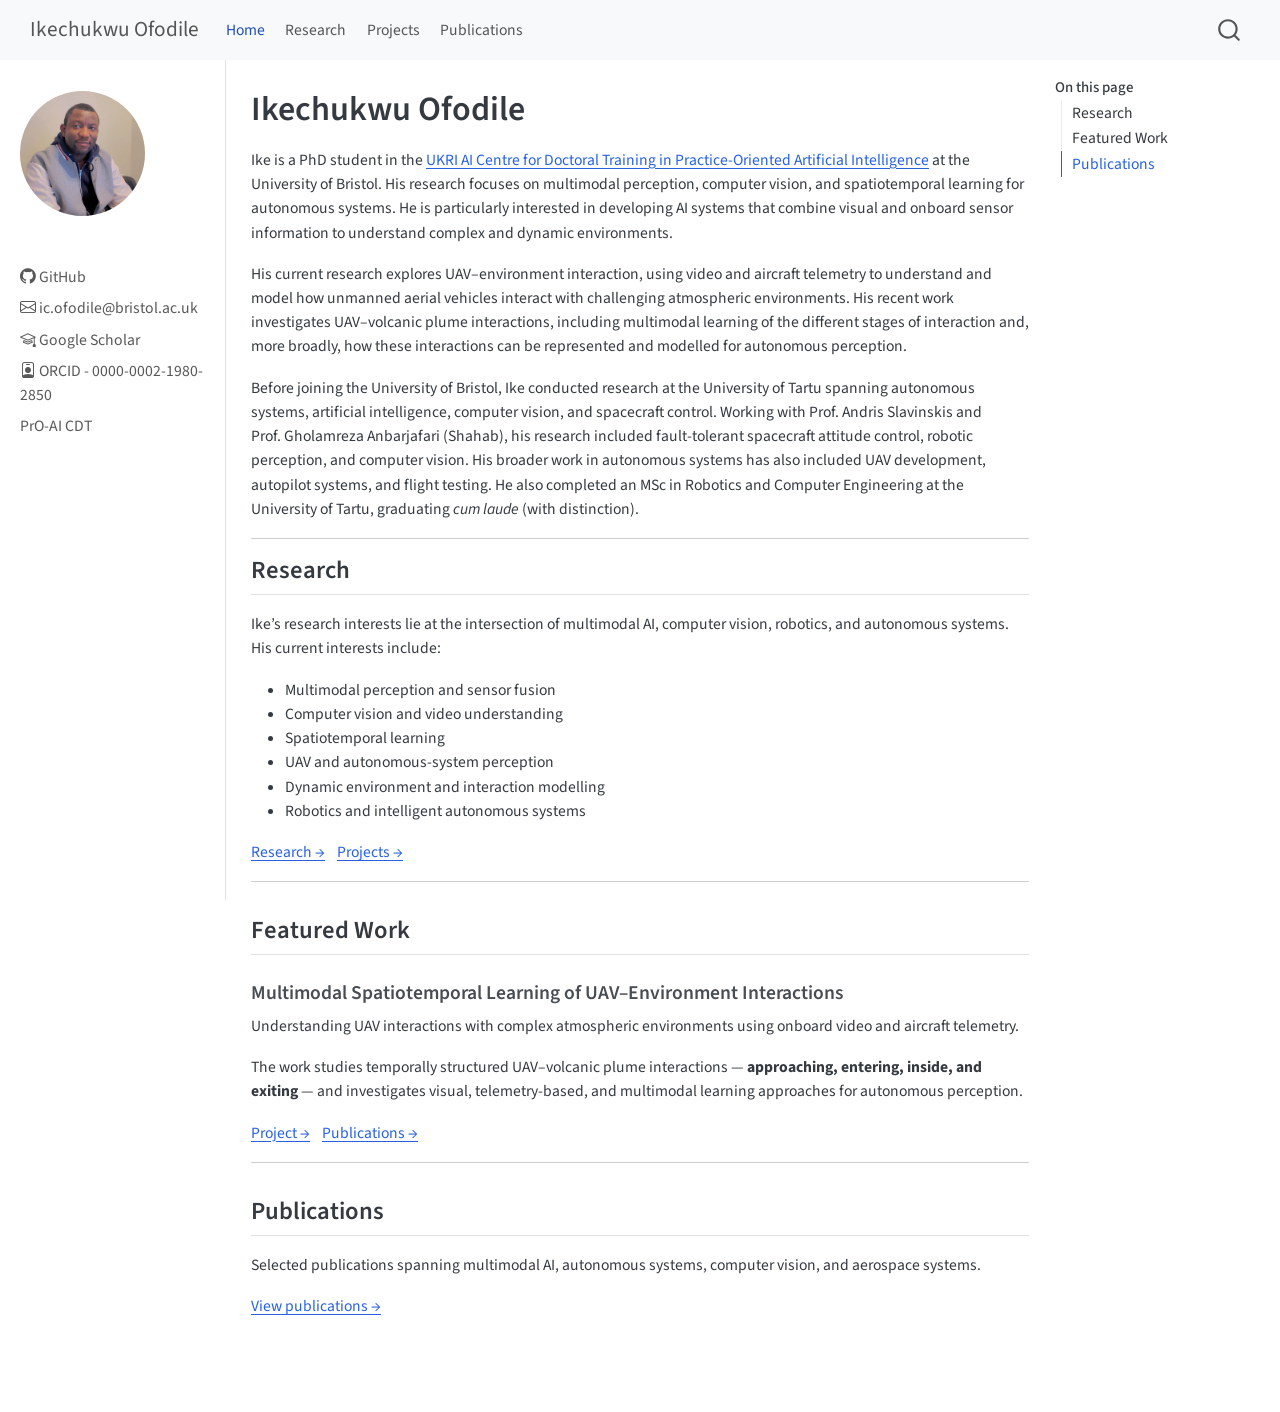
<file: index.html>
<!DOCTYPE html>
<html xmlns="http://www.w3.org/1999/xhtml" lang="en" xml:lang="en"><head>

<meta charset="utf-8">
<meta name="generator" content="quarto-1.10.18">

<meta name="viewport" content="width=device-width, initial-scale=1.0, user-scalable=yes">


<title>Ikechukwu Ofodile</title>
<style>
/* Default styles provided by pandoc.
** See https://pandoc.org/MANUAL.html#variables-for-html for config info.
*/
span.smallcaps{font-variant: small-caps;}
div.columns{display: flex; gap: 1.5em;}
div.column{flex: auto;}
@media screen {
div.columns{gap: min(4vw, 1.5em);}
div.column{overflow-x: auto;}
}
div.hanging-indent{margin-left: 1.5em; text-indent: -1.5em;}
ul.task-list{list-style: none;}
ul.task-list li input[type="checkbox"] {
  width: 0.8em;
  margin: 0 0.8em 0.2em -1em; /* quarto-specific, see https://github.com/quarto-dev/quarto-cli/issues/4556 */ 
  vertical-align: middle;
}
</style>


<script src="site_libs/quarto-nav/quarto-nav.js"></script>
<script src="site_libs/quarto-nav/headroom.min.js"></script>
<script src="site_libs/clipboard/clipboard.min.js"></script>
<script src="site_libs/quarto-search/autocomplete.umd.js"></script>
<script src="site_libs/quarto-search/fuse.min.js"></script>
<script src="site_libs/quarto-search/quarto-search.js"></script>
<meta name="quarto:offset" content="./">
<script src="site_libs/quarto-html/quarto.js" type="module"></script>
<script src="site_libs/quarto-html/tabsets/tabsets.js" type="module"></script>
<script src="site_libs/quarto-html/popper.min.js"></script>
<script src="site_libs/quarto-html/tippy.umd.min.js"></script>
<script src="site_libs/quarto-html/anchor.min.js"></script>
<link href="site_libs/quarto-html/tippy.css" rel="stylesheet">
<link href="site_libs/quarto-html/quarto-syntax-highlighting-64a204ab8560d761af7679ceaba22944.css" rel="stylesheet" id="quarto-text-highlighting-styles">
<script src="site_libs/bootstrap/bootstrap.min.js"></script>
<link href="site_libs/bootstrap/bootstrap-icons.css" rel="stylesheet">
<link href="site_libs/bootstrap/bootstrap-629c56ba100745318e9dcb35146191d0.min.css" rel="stylesheet" append-hash="true" id="quarto-bootstrap" data-mode="light">
<script id="quarto-search-options" type="application/json">{
  "location": "navbar",
  "copy-button": false,
  "collapse-after": 3,
  "panel-placement": "end",
  "type": "overlay",
  "limit": 50,
  "keyboard-shortcut": [
    "f",
    "/",
    "s"
  ],
  "show-item-context": false,
  "language": {
    "search-no-results-text": "No results",
    "search-matching-documents-text": "matching documents",
    "search-copy-link-title": "Copy link to search",
    "search-hide-matches-text": "Hide additional matches",
    "search-more-match-text": "more match in this document",
    "search-more-matches-text": "more matches in this document",
    "search-clear-button-title": "Clear",
    "search-text-placeholder": "",
    "search-detached-cancel-button-title": "Cancel",
    "search-submit-button-title": "Submit",
    "search-label": "Search"
  }
}</script>


<link rel="stylesheet" href="styles.css">
</head>

<body class="nav-sidebar docked nav-fixed home-page quarto-light">

<div id="quarto-search-results"></div>
  <header id="quarto-header" class="headroom fixed-top">
    <nav class="navbar navbar-expand-lg " data-bs-theme="dark">
      <div class="navbar-container container-fluid">
      <div class="navbar-brand-container mx-auto">
    <a class="navbar-brand" href="./index.html">
    <span class="navbar-title">Ikechukwu Ofodile</span>
    </a>
  </div>
            <div id="quarto-search" class="" title="Search"></div>
          <button class="navbar-toggler" type="button" data-bs-toggle="collapse" data-bs-target="#navbarCollapse" aria-controls="navbarCollapse" role="menu" aria-expanded="false" aria-label="Toggle navigation" onclick="if (window.quartoToggleHeadroom) { window.quartoToggleHeadroom(); }">
  <span class="navbar-toggler-icon"></span>
</button>
          <div class="collapse navbar-collapse" id="navbarCollapse">
            <ul class="navbar-nav navbar-nav-scroll me-auto">
  <li class="nav-item">
    <a class="nav-link active" href="./index.html" aria-current="page"> 
<span class="menu-text">Home</span></a>
  </li>  
  <li class="nav-item">
    <a class="nav-link" href="./research.html"> 
<span class="menu-text">Research</span></a>
  </li>  
  <li class="nav-item">
    <a class="nav-link" href="./projects.html"> 
<span class="menu-text">Projects</span></a>
  </li>  
  <li class="nav-item">
    <a class="nav-link" href="./publications.html"> 
<span class="menu-text">Publications</span></a>
  </li>  
</ul>
          </div> <!-- /navcollapse -->
            <div class="quarto-navbar-tools">
</div>
      </div> <!-- /container-fluid -->
    </nav>
  <nav class="quarto-secondary-nav">
    <div class="container-fluid d-flex">
      <button type="button" class="quarto-btn-toggle btn" data-bs-toggle="collapse" role="button" data-bs-target=".quarto-sidebar-collapse-item" aria-controls="quarto-sidebar" aria-expanded="false" aria-label="Toggle sidebar navigation" onclick="if (window.quartoToggleHeadroom) { window.quartoToggleHeadroom(); }">
        <i class="bi bi-layout-text-sidebar-reverse"></i>
      </button>
        <nav class="quarto-page-breadcrumbs" aria-label="breadcrumb"><ol class="breadcrumb"><li class="breadcrumb-item">Ikechukwu Ofodile</li></ol></nav>
        <a class="flex-grow-1" role="navigation" data-bs-toggle="collapse" data-bs-target=".quarto-sidebar-collapse-item" aria-controls="quarto-sidebar" aria-expanded="false" aria-label="Toggle sidebar navigation" onclick="if (window.quartoToggleHeadroom) { window.quartoToggleHeadroom(); }">      
        </a>
      <button type="button" class="btn quarto-search-button" aria-label="Search" onclick="window.quartoOpenSearch();">
        <i class="bi bi-search"></i>
      </button>
    </div>
  </nav>
</header>
<!-- content -->
<div id="quarto-content" class="quarto-container page-columns page-rows-contents page-layout-article page-navbar">
<!-- sidebar -->
  <nav id="quarto-sidebar" class="sidebar collapse collapse-horizontal quarto-sidebar-collapse-item sidebar-navigation docked overflow-auto">
    <div class="pt-lg-2 mt-2 text-left sidebar-header">
      <a href="./index.html" class="sidebar-logo-link">
      <img src="././images/profile_pic.JPG" alt="" class="sidebar-logo light-content py-0 d-lg-inline d-none">
      <img src="././images/profile_pic.JPG" alt="" class="sidebar-logo dark-content py-0 d-lg-inline d-none">
      </a>
      </div>
        <div class="mt-2 flex-shrink-0 align-items-center">
        <div class="sidebar-search">
        <div id="quarto-search" class="" title="Search"></div>
        </div>
        </div>
    <div class="sidebar-menu-container"> 
    <ul class="list-unstyled mt-1">
        <li class="sidebar-item">
  <div class="sidebar-item-container"> 
  <a href="https://github.com/ic-ofodile-bristol" class="sidebar-item-text sidebar-link"><i class="bi bi-github" role="img">
</i> 
 <span class="menu-text">GitHub</span></a>
  </div>
</li>
        <li class="sidebar-item">
  <div class="sidebar-item-container"> 
  <a href="mailto:ic.ofodile@bristol.ac.uk" class="sidebar-item-text sidebar-link"><i class="bi bi-envelope" role="img">
</i> 
 <span class="menu-text">ic.ofodile@bristol.ac.uk</span></a>
  </div>
</li>
        <li class="sidebar-item">
  <div class="sidebar-item-container"> 
  <a href="https://scholar.google.com/citations?user=NEaNvBgAAAAJ&amp;hl=en&amp;oi=ao" class="sidebar-item-text sidebar-link"><i class="bi bi-mortarboard" role="img">
</i> 
 <span class="menu-text">Google Scholar</span></a>
  </div>
</li>
        <li class="sidebar-item">
  <div class="sidebar-item-container"> 
  <a href="https://orcid.org/0000-0002-1980-2850" class="sidebar-item-text sidebar-link" target="_blank"><i class="bi bi-person-badge" role="img">
</i> 
 <span class="menu-text">ORCID - 0000-0002-1980-2850</span></a>
  </div>
</li>
        <li class="sidebar-item">
  <div class="sidebar-item-container"> 
  <a href="https://www.bristol.ac.uk/cdt/practice-oriented-ai/" class="sidebar-item-text sidebar-link">
 <span class="menu-text">PrO-AI CDT</span></a>
  </div>
</li>
    </ul>
    </div>
</nav>
<div id="quarto-sidebar-glass" class="quarto-sidebar-collapse-item" data-bs-toggle="collapse" data-bs-target=".quarto-sidebar-collapse-item"></div>
<!-- margin-sidebar -->
    <div id="quarto-margin-sidebar" class="sidebar margin-sidebar">
        <nav id="TOC" role="doc-toc" class="toc-active">
    <h2 id="toc-title">On this page</h2>
   
  <ul>
  <li><a href="#research" id="toc-research" class="nav-link active" data-scroll-target="#research">Research</a></li>
  <li><a href="#featured-work" id="toc-featured-work" class="nav-link" data-scroll-target="#featured-work">Featured Work</a>
  <ul class="collapse">
  <li><a href="#multimodal-spatiotemporal-learning-of-uavenvironment-interactions" id="toc-multimodal-spatiotemporal-learning-of-uavenvironment-interactions" class="nav-link" data-scroll-target="#multimodal-spatiotemporal-learning-of-uavenvironment-interactions">Multimodal Spatiotemporal Learning of UAV–Environment Interactions</a></li>
  </ul></li>
  <li><a href="#publications" id="toc-publications" class="nav-link" data-scroll-target="#publications">Publications</a></li>
  </ul>
</nav>
    </div>
<!-- main -->
<main class="content" id="quarto-document-content">

<header id="title-block-header" class="quarto-title-block default">
<div class="quarto-title">
<h1 class="title">Ikechukwu Ofodile</h1>
</div>



<div class="quarto-title-meta">

    
  
    
  </div>
  


</header>


<p>Ike is a PhD student in the <a href="https://www.bristol.ac.uk/cdt/practice-oriented-ai/">UKRI AI Centre for Doctoral Training in Practice-Oriented Artificial Intelligence</a> at the University of Bristol. His research focuses on multimodal perception, computer vision, and spatiotemporal learning for autonomous systems. He is particularly interested in developing AI systems that combine visual and onboard sensor information to understand complex and dynamic environments.</p>
<p>His current research explores UAV–environment interaction, using video and aircraft telemetry to understand and model how unmanned aerial vehicles interact with challenging atmospheric environments. His recent work investigates UAV–volcanic plume interactions, including multimodal learning of the different stages of interaction and, more broadly, how these interactions can be represented and modelled for autonomous perception.</p>
<p>Before joining the University of Bristol, Ike conducted research at the University of Tartu spanning autonomous systems, artificial intelligence, computer vision, and spacecraft control. Working with Prof.&nbsp;Andris Slavinskis and Prof.&nbsp;Gholamreza Anbarjafari (Shahab), his research included fault-tolerant spacecraft attitude control, robotic perception, and computer vision. His broader work in autonomous systems has also included UAV development, autopilot systems, and flight testing. He also completed an MSc in Robotics and Computer Engineering at the University of Tartu, graduating <em>cum laude</em> (with distinction).</p>
<hr>
<section id="research" class="level2">
<h2 class="anchored" data-anchor-id="research">Research</h2>
<p>Ike’s research interests lie at the intersection of multimodal AI, computer vision, robotics, and autonomous systems. His current interests include:</p>
<ul>
<li>Multimodal perception and sensor fusion</li>
<li>Computer vision and video understanding</li>
<li>Spatiotemporal learning</li>
<li>UAV and autonomous-system perception</li>
<li>Dynamic environment and interaction modelling</li>
<li>Robotics and intelligent autonomous systems</li>
</ul>
<p><a href="./research.html">Research →</a> &nbsp;&nbsp; <a href="./projects.html">Projects →</a></p>
<hr>
</section>
<section id="featured-work" class="level2">
<h2 class="anchored" data-anchor-id="featured-work">Featured Work</h2>
<section id="multimodal-spatiotemporal-learning-of-uavenvironment-interactions" class="level3">
<h3 class="anchored" data-anchor-id="multimodal-spatiotemporal-learning-of-uavenvironment-interactions">Multimodal Spatiotemporal Learning of UAV–Environment Interactions</h3>
<p>Understanding UAV interactions with complex atmospheric environments using onboard video and aircraft telemetry.</p>
<p>The work studies temporally structured UAV–volcanic plume interactions — <strong>approaching, entering, inside, and exiting</strong> — and investigates visual, telemetry-based, and multimodal learning approaches for autonomous perception.</p>
<p><a href="./projects/uav_environment_interaction.html">Project →</a> &nbsp;&nbsp; <a href="./publications.html">Publications →</a></p>
<hr>
</section>
</section>
<section id="publications" class="level2">
<h2 class="anchored" data-anchor-id="publications">Publications</h2>
<p>Selected publications spanning multimodal AI, autonomous systems, computer vision, and aerospace systems.</p>
<p><a href="./publications.html">View publications →</a></p>


</section>

</main> <!-- /main -->
<script id="quarto-html-after-body" type="application/javascript">
  window.document.addEventListener("DOMContentLoaded", function (event) {
    const icon = "";
    const anchorJS = new window.AnchorJS();
    anchorJS.options = {
      placement: 'right',
      icon: icon
    };
    anchorJS.add('.anchored');
    const isCodeAnnotation = (el) => {
      for (const clz of el.classList) {
        if (clz.startsWith('code-annotation-')) {                     
          return true;
        }
      }
      return false;
    }
    const onCopySuccess = function(e) {
      // button target
      const button = e.trigger;
      // don't keep focus
      button.blur();
      // flash "checked"
      button.classList.add('code-copy-button-checked');
      var currentTitle = button.getAttribute("title");
      button.setAttribute("title", "Copied!");
      let tooltip;
      if (window.bootstrap) {
        button.setAttribute("data-bs-toggle", "tooltip");
        button.setAttribute("data-bs-placement", "left");
        button.setAttribute("data-bs-title", "Copied!");
        tooltip = new bootstrap.Tooltip(button, 
          { trigger: "manual", 
            customClass: "code-copy-button-tooltip",
            offset: [0, -8]});
        tooltip.show();    
      }
      setTimeout(function() {
        if (tooltip) {
          tooltip.hide();
          button.removeAttribute("data-bs-title");
          button.removeAttribute("data-bs-toggle");
          button.removeAttribute("data-bs-placement");
        }
        button.setAttribute("title", currentTitle);
        button.classList.remove('code-copy-button-checked');
      }, 1000);
      // clear code selection
      e.clearSelection();
    }
    const getTextToCopy = function(trigger) {
      const outerScaffold = trigger.parentElement.cloneNode(true);
      const codeEl = outerScaffold.querySelector('code');
      for (const childEl of codeEl.children) {
        if (isCodeAnnotation(childEl)) {
          childEl.remove();
        }
      }
      return codeEl.innerText;
    }
    const clipboard = new window.ClipboardJS('.code-copy-button:not([data-in-quarto-modal])', {
      text: getTextToCopy
    });
    clipboard.on('success', onCopySuccess);
    if (window.document.getElementById('quarto-embedded-source-code-modal')) {
      const clipboardModal = new window.ClipboardJS('.code-copy-button[data-in-quarto-modal]', {
        text: getTextToCopy,
        container: window.document.getElementById('quarto-embedded-source-code-modal')
      });
      clipboardModal.on('success', onCopySuccess);
    }
      var localhostRegex = new RegExp(/^(?:http|https):\/\/localhost\:?[0-9]*\//);
      var mailtoRegex = new RegExp(/^mailto:/);
        var filterRegex = new RegExp("https:\/\/ic-ofodile-bristol\.github\.io\/personal_page\/");
      var isInternal = (href) => {
          return filterRegex.test(href) || localhostRegex.test(href) || mailtoRegex.test(href);
      }
      // Inspect non-navigation links and adorn them if external
     var links = window.document.querySelectorAll('a[href]:not(.nav-link):not(.navbar-brand):not(.toc-action):not(.sidebar-link):not(.sidebar-item-toggle):not(.pagination-link):not(.no-external):not([aria-hidden]):not(.dropdown-item):not(.quarto-navigation-tool):not(.about-link)');
      for (var i=0; i<links.length; i++) {
        const link = links[i];
        if (!isInternal(link.href)) {
          // undo the damage that might have been done by quarto-nav.js in the case of
          // links that we want to consider external
          if (link.dataset.originalHref !== undefined) {
            link.href = link.dataset.originalHref;
          }
        }
      }
    function tippyHover(el, contentFn, onTriggerFn, onUntriggerFn) {
      const config = {
        allowHTML: true,
        maxWidth: 500,
        delay: 100,
        arrow: false,
        appendTo: function(el) {
            return el.parentElement;
        },
        interactive: true,
        interactiveBorder: 10,
        theme: 'quarto',
        placement: 'bottom-start',
      };
      if (contentFn) {
        config.content = contentFn;
      }
      if (onTriggerFn) {
        config.onTrigger = onTriggerFn;
      }
      if (onUntriggerFn) {
        config.onUntrigger = onUntriggerFn;
      }
      window.tippy(el, config); 
    }
    const noterefs = window.document.querySelectorAll('a[role="doc-noteref"]');
    for (var i=0; i<noterefs.length; i++) {
      const ref = noterefs[i];
      tippyHover(ref, function() {
        // use id or data attribute instead here
        let href = ref.getAttribute('data-footnote-href') || ref.getAttribute('href');
        try { href = new URL(href).hash; } catch {}
        const id = href.replace(/^#\/?/, "");
        const note = window.document.getElementById(id);
        if (note) {
          return note.innerHTML;
        } else {
          return "";
        }
      });
    }
    const xrefs = window.document.querySelectorAll('a.quarto-xref');
    const processXRef = (id, note) => {
      // Strip column container classes
      const stripColumnClz = (el) => {
        el.classList.remove("page-full", "page-columns");
        if (el.children) {
          for (const child of el.children) {
            stripColumnClz(child);
          }
        }
      }
      stripColumnClz(note)
      if (id === null || id.startsWith('sec-')) {
        // Special case sections, only their first couple elements
        const container = document.createElement("div");
        if (note.children && note.children.length > 2) {
          container.appendChild(note.children[0].cloneNode(true));
          for (let i = 1; i < note.children.length; i++) {
            const child = note.children[i];
            if (child.tagName === "P" && child.innerText === "") {
              continue;
            } else {
              container.appendChild(child.cloneNode(true));
              break;
            }
          }
          if (window.Quarto?.typesetMath) {
            window.Quarto.typesetMath(container);
          }
          return container.innerHTML
        } else {
          if (window.Quarto?.typesetMath) {
            window.Quarto.typesetMath(note);
          }
          return note.innerHTML;
        }
      } else {
        // Remove any anchor links if they are present
        const anchorLink = note.querySelector('a.anchorjs-link');
        if (anchorLink) {
          anchorLink.remove();
        }
        if (window.Quarto?.typesetMath) {
          window.Quarto.typesetMath(note);
        }
        if (note.classList.contains("callout")) {
          return note.outerHTML;
        } else {
          return note.innerHTML;
        }
      }
    }
    for (var i=0; i<xrefs.length; i++) {
      const xref = xrefs[i];
      tippyHover(xref, undefined, function(instance) {
        instance.disable();
        let url = xref.getAttribute('href');
        let hash = undefined; 
        if (url.startsWith('#')) {
          hash = url;
        } else {
          try { hash = new URL(url).hash; } catch {}
        }
        if (hash) {
          const id = hash.replace(/^#\/?/, "");
          const note = window.document.getElementById(id);
          if (note !== null) {
            try {
              const html = processXRef(id, note.cloneNode(true));
              instance.setContent(html);
            } finally {
              instance.enable();
              instance.show();
            }
          } else {
            // See if we can fetch this
            fetch(url.split('#')[0])
            .then(res => res.text())
            .then(html => {
              const parser = new DOMParser();
              const htmlDoc = parser.parseFromString(html, "text/html");
              const note = htmlDoc.getElementById(id);
              if (note !== null) {
                const html = processXRef(id, note);
                instance.setContent(html);
              } 
            }).finally(() => {
              instance.enable();
              instance.show();
            });
          }
        } else {
          // See if we can fetch a full url (with no hash to target)
          // This is a special case and we should probably do some content thinning / targeting
          fetch(url)
          .then(res => res.text())
          .then(html => {
            const parser = new DOMParser();
            const htmlDoc = parser.parseFromString(html, "text/html");
            const note = htmlDoc.querySelector('main.content');
            if (note !== null) {
              // This should only happen for chapter cross references
              // (since there is no id in the URL)
              // remove the first header
              if (note.children.length > 0 && note.children[0].tagName === "HEADER") {
                note.children[0].remove();
              }
              const html = processXRef(null, note);
              instance.setContent(html);
            } 
          }).finally(() => {
            instance.enable();
            instance.show();
          });
        }
      }, function(instance) {
      });
    }
        let selectedAnnoteEl;
        const selectorForAnnotation = ( cell, annotation) => {
          let cellAttr = 'data-code-cell="' + cell + '"';
          let lineAttr = 'data-code-annotation="' +  annotation + '"';
          const selector = 'span[' + cellAttr + '][' + lineAttr + ']';
          return selector;
        }
        const selectCodeLines = (annoteEl) => {
          const doc = window.document;
          const targetCell = annoteEl.getAttribute("data-target-cell");
          const targetAnnotation = annoteEl.getAttribute("data-target-annotation");
          const annoteSpan = window.document.querySelector(selectorForAnnotation(targetCell, targetAnnotation));
          const lines = annoteSpan.getAttribute("data-code-lines").split(",");
          const lineIds = lines.map((line) => {
            return targetCell + "-" + line;
          })
          let top = null;
          let height = null;
          let parent = null;
          if (lineIds.length > 0) {
              //compute the position of the single el (top and bottom and make a div)
              const el = window.document.getElementById(lineIds[0]);
              top = el.offsetTop;
              height = el.offsetHeight;
              parent = el.parentElement.parentElement;
            if (lineIds.length > 1) {
              const lastEl = window.document.getElementById(lineIds[lineIds.length - 1]);
              const bottom = lastEl.offsetTop + lastEl.offsetHeight;
              height = bottom - top;
            }
            if (top !== null && height !== null && parent !== null) {
              // cook up a div (if necessary) and position it 
              let div = window.document.getElementById("code-annotation-line-highlight");
              if (div === null) {
                div = window.document.createElement("div");
                div.setAttribute("id", "code-annotation-line-highlight");
                div.style.position = 'absolute';
                parent.appendChild(div);
              }
              div.style.top = top - 2 + "px";
              div.style.height = height + 4 + "px";
              div.style.left = 0;
              let gutterDiv = window.document.getElementById("code-annotation-line-highlight-gutter");
              if (gutterDiv === null) {
                gutterDiv = window.document.createElement("div");
                gutterDiv.setAttribute("id", "code-annotation-line-highlight-gutter");
                gutterDiv.style.position = 'absolute';
                const codeCell = window.document.getElementById(targetCell);
                const gutter = codeCell.querySelector('.code-annotation-gutter');
                gutter.appendChild(gutterDiv);
              }
              gutterDiv.style.top = top - 2 + "px";
              gutterDiv.style.height = height + 4 + "px";
            }
            selectedAnnoteEl = annoteEl;
          }
        };
        const unselectCodeLines = () => {
          const elementsIds = ["code-annotation-line-highlight", "code-annotation-line-highlight-gutter"];
          elementsIds.forEach((elId) => {
            const div = window.document.getElementById(elId);
            if (div) {
              div.remove();
            }
          });
          selectedAnnoteEl = undefined;
        };
          // Handle positioning of the toggle
      window.addEventListener(
        "resize",
        throttle(() => {
          elRect = undefined;
          if (selectedAnnoteEl) {
            selectCodeLines(selectedAnnoteEl);
          }
        }, 10)
      );
      function throttle(fn, ms) {
      let throttle = false;
      let timer;
        return (...args) => {
          if(!throttle) { // first call gets through
              fn.apply(this, args);
              throttle = true;
          } else { // all the others get throttled
              if(timer) clearTimeout(timer); // cancel #2
              timer = setTimeout(() => {
                fn.apply(this, args);
                timer = throttle = false;
              }, ms);
          }
        };
      }
        // Attach click handler to the DT
        const annoteDls = window.document.querySelectorAll('dt[data-target-cell]');
        for (const annoteDlNode of annoteDls) {
          annoteDlNode.addEventListener('click', (event) => {
            const clickedEl = event.target;
            if (clickedEl !== selectedAnnoteEl) {
              unselectCodeLines();
              const activeEl = window.document.querySelector('dt[data-target-cell].code-annotation-active');
              if (activeEl) {
                activeEl.classList.remove('code-annotation-active');
              }
              selectCodeLines(clickedEl);
              clickedEl.classList.add('code-annotation-active');
            } else {
              // Unselect the line
              unselectCodeLines();
              clickedEl.classList.remove('code-annotation-active');
            }
          });
        }
    const findCites = (el) => {
      const parentEl = el.parentElement;
      if (parentEl) {
        const cites = parentEl.dataset.cites;
        if (cites) {
          return {
            el,
            cites: cites.split(' ')
          };
        } else {
          return findCites(el.parentElement)
        }
      } else {
        return undefined;
      }
    };
    var bibliorefs = window.document.querySelectorAll('a[role="doc-biblioref"]');
    for (var i=0; i<bibliorefs.length; i++) {
      const ref = bibliorefs[i];
      const citeInfo = findCites(ref);
      if (citeInfo) {
        tippyHover(citeInfo.el, function() {
          var popup = window.document.createElement('div');
          citeInfo.cites.forEach(function(cite) {
            var citeDiv = window.document.createElement('div');
            citeDiv.classList.add('hanging-indent');
            citeDiv.classList.add('csl-entry');
            var biblioDiv = window.document.getElementById('ref-' + cite);
            if (biblioDiv) {
              citeDiv.innerHTML = biblioDiv.innerHTML;
            }
            popup.appendChild(citeDiv);
          });
          return popup.innerHTML;
        });
      }
    }
  });
  </script>
</div> <!-- /content -->




</body></html>
</file>
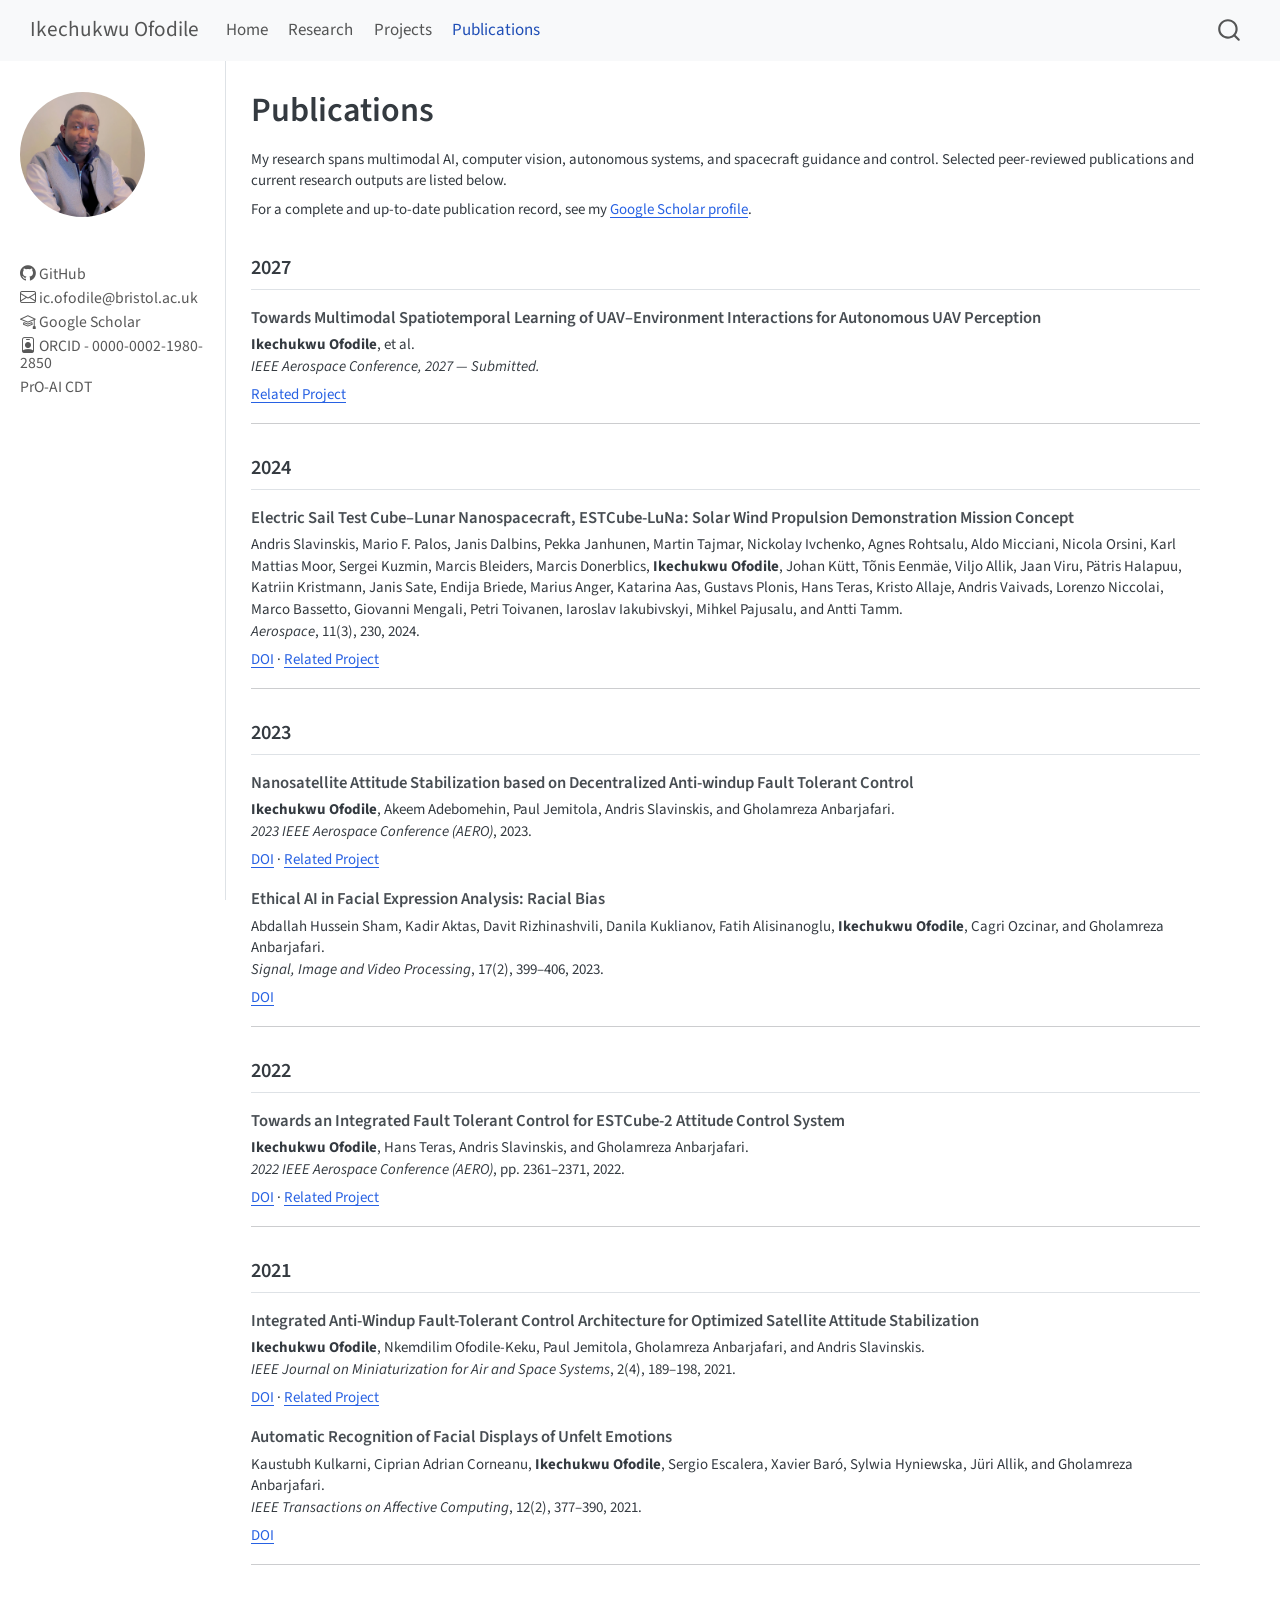
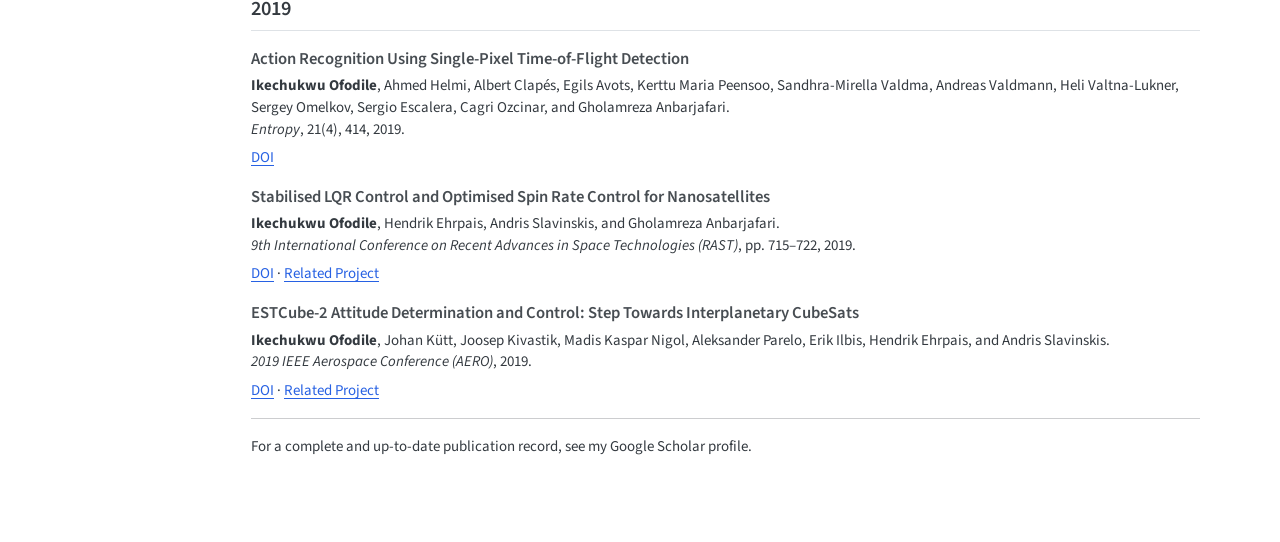
<file: publications.html>
<!DOCTYPE html>
<html xmlns="http://www.w3.org/1999/xhtml" lang="en" xml:lang="en"><head>

<meta charset="utf-8">
<meta name="generator" content="quarto-1.10.18">

<meta name="viewport" content="width=device-width, initial-scale=1.0, user-scalable=yes">


<title>Publications – Ikechukwu Ofodile</title>
<style>
/* Default styles provided by pandoc.
** See https://pandoc.org/MANUAL.html#variables-for-html for config info.
*/
span.smallcaps{font-variant: small-caps;}
div.columns{display: flex; gap: 1.5em;}
div.column{flex: auto;}
@media screen {
div.columns{gap: min(4vw, 1.5em);}
div.column{overflow-x: auto;}
}
div.hanging-indent{margin-left: 1.5em; text-indent: -1.5em;}
ul.task-list{list-style: none;}
ul.task-list li input[type="checkbox"] {
  width: 0.8em;
  margin: 0 0.8em 0.2em -1em; /* quarto-specific, see https://github.com/quarto-dev/quarto-cli/issues/4556 */ 
  vertical-align: middle;
}
</style>


<script src="site_libs/quarto-nav/quarto-nav.js"></script>
<script src="site_libs/quarto-nav/headroom.min.js"></script>
<script src="site_libs/clipboard/clipboard.min.js"></script>
<script src="site_libs/quarto-search/autocomplete.umd.js"></script>
<script src="site_libs/quarto-search/fuse.min.js"></script>
<script src="site_libs/quarto-search/quarto-search.js"></script>
<meta name="quarto:offset" content="./">
<script src="site_libs/quarto-html/quarto.js" type="module"></script>
<script src="site_libs/quarto-html/tabsets/tabsets.js" type="module"></script>
<script src="site_libs/quarto-html/popper.min.js"></script>
<script src="site_libs/quarto-html/tippy.umd.min.js"></script>
<script src="site_libs/quarto-html/anchor.min.js"></script>
<link href="site_libs/quarto-html/tippy.css" rel="stylesheet">
<link href="site_libs/quarto-html/quarto-syntax-highlighting-64a204ab8560d761af7679ceaba22944.css" rel="stylesheet" id="quarto-text-highlighting-styles">
<script src="site_libs/bootstrap/bootstrap.min.js"></script>
<link href="site_libs/bootstrap/bootstrap-icons.css" rel="stylesheet">
<link href="site_libs/bootstrap/bootstrap-629c56ba100745318e9dcb35146191d0.min.css" rel="stylesheet" append-hash="true" id="quarto-bootstrap" data-mode="light">
<script id="quarto-search-options" type="application/json">{
  "location": "navbar",
  "copy-button": false,
  "collapse-after": 3,
  "panel-placement": "end",
  "type": "overlay",
  "limit": 50,
  "keyboard-shortcut": [
    "f",
    "/",
    "s"
  ],
  "show-item-context": false,
  "language": {
    "search-no-results-text": "No results",
    "search-matching-documents-text": "matching documents",
    "search-copy-link-title": "Copy link to search",
    "search-hide-matches-text": "Hide additional matches",
    "search-more-match-text": "more match in this document",
    "search-more-matches-text": "more matches in this document",
    "search-clear-button-title": "Clear",
    "search-text-placeholder": "",
    "search-detached-cancel-button-title": "Cancel",
    "search-submit-button-title": "Submit",
    "search-label": "Search"
  }
}</script>


<link rel="stylesheet" href="styles.css">
</head>

<body class="nav-sidebar docked nav-fixed publications-page fullcontent quarto-light">

<div id="quarto-search-results"></div>
  <header id="quarto-header" class="headroom fixed-top">
    <nav class="navbar navbar-expand-lg " data-bs-theme="dark">
      <div class="navbar-container container-fluid">
      <div class="navbar-brand-container mx-auto">
    <a class="navbar-brand" href="./index.html">
    <span class="navbar-title">Ikechukwu Ofodile</span>
    </a>
  </div>
            <div id="quarto-search" class="" title="Search"></div>
          <button class="navbar-toggler" type="button" data-bs-toggle="collapse" data-bs-target="#navbarCollapse" aria-controls="navbarCollapse" role="menu" aria-expanded="false" aria-label="Toggle navigation" onclick="if (window.quartoToggleHeadroom) { window.quartoToggleHeadroom(); }">
  <span class="navbar-toggler-icon"></span>
</button>
          <div class="collapse navbar-collapse" id="navbarCollapse">
            <ul class="navbar-nav navbar-nav-scroll me-auto">
  <li class="nav-item">
    <a class="nav-link" href="./index.html"> 
<span class="menu-text">Home</span></a>
  </li>  
  <li class="nav-item">
    <a class="nav-link" href="./research.html"> 
<span class="menu-text">Research</span></a>
  </li>  
  <li class="nav-item">
    <a class="nav-link" href="./projects.html"> 
<span class="menu-text">Projects</span></a>
  </li>  
  <li class="nav-item">
    <a class="nav-link active" href="./publications.html" aria-current="page"> 
<span class="menu-text">Publications</span></a>
  </li>  
</ul>
          </div> <!-- /navcollapse -->
            <div class="quarto-navbar-tools">
</div>
      </div> <!-- /container-fluid -->
    </nav>
  <nav class="quarto-secondary-nav">
    <div class="container-fluid d-flex">
      <button type="button" class="quarto-btn-toggle btn" data-bs-toggle="collapse" role="button" data-bs-target=".quarto-sidebar-collapse-item" aria-controls="quarto-sidebar" aria-expanded="false" aria-label="Toggle sidebar navigation" onclick="if (window.quartoToggleHeadroom) { window.quartoToggleHeadroom(); }">
        <i class="bi bi-layout-text-sidebar-reverse"></i>
      </button>
        <nav class="quarto-page-breadcrumbs" aria-label="breadcrumb"><ol class="breadcrumb"><li class="breadcrumb-item">Publications</li></ol></nav>
        <a class="flex-grow-1" role="navigation" data-bs-toggle="collapse" data-bs-target=".quarto-sidebar-collapse-item" aria-controls="quarto-sidebar" aria-expanded="false" aria-label="Toggle sidebar navigation" onclick="if (window.quartoToggleHeadroom) { window.quartoToggleHeadroom(); }">      
        </a>
      <button type="button" class="btn quarto-search-button" aria-label="Search" onclick="window.quartoOpenSearch();">
        <i class="bi bi-search"></i>
      </button>
    </div>
  </nav>
</header>
<!-- content -->
<div id="quarto-content" class="quarto-container page-columns page-rows-contents page-layout-article page-navbar">
<!-- sidebar -->
  <nav id="quarto-sidebar" class="sidebar collapse collapse-horizontal quarto-sidebar-collapse-item sidebar-navigation docked overflow-auto">
    <div class="pt-lg-2 mt-2 text-left sidebar-header">
      <a href="./index.html" class="sidebar-logo-link">
      <img src="././images/profile_pic.JPG" alt="" class="sidebar-logo light-content py-0 d-lg-inline d-none">
      <img src="././images/profile_pic.JPG" alt="" class="sidebar-logo dark-content py-0 d-lg-inline d-none">
      </a>
      </div>
        <div class="mt-2 flex-shrink-0 align-items-center">
        <div class="sidebar-search">
        <div id="quarto-search" class="" title="Search"></div>
        </div>
        </div>
    <div class="sidebar-menu-container"> 
    <ul class="list-unstyled mt-1">
        <li class="sidebar-item">
  <div class="sidebar-item-container"> 
  <a href="https://github.com/ic-ofodile-bristol" class="sidebar-item-text sidebar-link"><i class="bi bi-github" role="img">
</i> 
 <span class="menu-text">GitHub</span></a>
  </div>
</li>
        <li class="sidebar-item">
  <div class="sidebar-item-container"> 
  <a href="mailto:ic.ofodile@bristol.ac.uk" class="sidebar-item-text sidebar-link"><i class="bi bi-envelope" role="img">
</i> 
 <span class="menu-text">ic.ofodile@bristol.ac.uk</span></a>
  </div>
</li>
        <li class="sidebar-item">
  <div class="sidebar-item-container"> 
  <a href="https://scholar.google.com/citations?user=NEaNvBgAAAAJ&amp;hl=en&amp;oi=ao" class="sidebar-item-text sidebar-link"><i class="bi bi-mortarboard" role="img">
</i> 
 <span class="menu-text">Google Scholar</span></a>
  </div>
</li>
        <li class="sidebar-item">
  <div class="sidebar-item-container"> 
  <a href="https://orcid.org/0000-0002-1980-2850" class="sidebar-item-text sidebar-link" target="_blank"><i class="bi bi-person-badge" role="img">
</i> 
 <span class="menu-text">ORCID - 0000-0002-1980-2850</span></a>
  </div>
</li>
        <li class="sidebar-item">
  <div class="sidebar-item-container"> 
  <a href="https://www.bristol.ac.uk/cdt/practice-oriented-ai/" class="sidebar-item-text sidebar-link">
 <span class="menu-text">PrO-AI CDT</span></a>
  </div>
</li>
    </ul>
    </div>
</nav>
<div id="quarto-sidebar-glass" class="quarto-sidebar-collapse-item" data-bs-toggle="collapse" data-bs-target=".quarto-sidebar-collapse-item"></div>
<!-- margin-sidebar -->
    
<!-- main -->
<main class="content" id="quarto-document-content">

<header id="title-block-header" class="quarto-title-block default">
<div class="quarto-title">
<h1 class="title">Publications</h1>
</div>



<div class="quarto-title-meta">

    
  
    
  </div>
  


</header>


<p>My research spans multimodal AI, computer vision, autonomous systems, and spacecraft guidance and control. Selected peer-reviewed publications and current research outputs are listed below.</p>
<p>For a complete and up-to-date publication record, see my <a href="https://scholar.google.com/citations?user=NEaNvBgAAAAJ&amp;hl=en&amp;oi=ao">Google Scholar profile</a>.</p>
<section id="section" class="level2">
<h2 class="anchored" data-anchor-id="section">2027</h2>
<section id="towards-multimodal-spatiotemporal-learning-of-uavenvironment-interactions-for-autonomous-uav-perception" class="level3">
<h3 class="anchored" data-anchor-id="towards-multimodal-spatiotemporal-learning-of-uavenvironment-interactions-for-autonomous-uav-perception">Towards Multimodal Spatiotemporal Learning of UAV–Environment Interactions for Autonomous UAV Perception</h3>
<p><strong>Ikechukwu Ofodile</strong>, et al.<br>
<em>IEEE Aerospace Conference, 2027 — Submitted.</em></p>
<p><a href="./projects/uav_environment_interaction.html">Related Project</a></p>
<hr>
</section>
</section>
<section id="section-1" class="level2">
<h2 class="anchored" data-anchor-id="section-1">2024</h2>
<section id="electric-sail-test-cubelunar-nanospacecraft-estcube-luna-solar-wind-propulsion-demonstration-mission-concept" class="level3">
<h3 class="anchored" data-anchor-id="electric-sail-test-cubelunar-nanospacecraft-estcube-luna-solar-wind-propulsion-demonstration-mission-concept">Electric Sail Test Cube–Lunar Nanospacecraft, ESTCube-LuNa: Solar Wind Propulsion Demonstration Mission Concept</h3>
<p>Andris Slavinskis, Mario F. Palos, Janis Dalbins, Pekka Janhunen, Martin Tajmar, Nickolay Ivchenko, Agnes Rohtsalu, Aldo Micciani, Nicola Orsini, Karl Mattias Moor, Sergei Kuzmin, Marcis Bleiders, Marcis Donerblics, <strong>Ikechukwu Ofodile</strong>, Johan Kütt, Tõnis Eenmäe, Viljo Allik, Jaan Viru, Pätris Halapuu, Katriin Kristmann, Janis Sate, Endija Briede, Marius Anger, Katarina Aas, Gustavs Plonis, Hans Teras, Kristo Allaje, Andris Vaivads, Lorenzo Niccolai, Marco Bassetto, Giovanni Mengali, Petri Toivanen, Iaroslav Iakubivskyi, Mihkel Pajusalu, and Antti Tamm.<br>
<em>Aerospace</em>, 11(3), 230, 2024.</p>
<p><a href="https://doi.org/10.3390/aerospace11030230">DOI</a> · <a href="./projects/spacecraft_autonomous_systems.html">Related Project</a></p>
<hr>
</section>
</section>
<section id="section-2" class="level2">
<h2 class="anchored" data-anchor-id="section-2">2023</h2>
<section id="nanosatellite-attitude-stabilization-based-on-decentralized-anti-windup-fault-tolerant-control" class="level3">
<h3 class="anchored" data-anchor-id="nanosatellite-attitude-stabilization-based-on-decentralized-anti-windup-fault-tolerant-control">Nanosatellite Attitude Stabilization based on Decentralized Anti-windup Fault Tolerant Control</h3>
<p><strong>Ikechukwu Ofodile</strong>, Akeem Adebomehin, Paul Jemitola, Andris Slavinskis, and Gholamreza Anbarjafari.<br>
<em>2023 IEEE Aerospace Conference (AERO)</em>, 2023.</p>
<p><a href="https://doi.org/10.1109/AERO55745.2023.10115995">DOI</a> · <a href="./projects/spacecraft_autonomous_systems.html">Related Project</a></p>
</section>
<section id="ethical-ai-in-facial-expression-analysis-racial-bias" class="level3">
<h3 class="anchored" data-anchor-id="ethical-ai-in-facial-expression-analysis-racial-bias">Ethical AI in Facial Expression Analysis: Racial Bias</h3>
<p>Abdallah Hussein Sham, Kadir Aktas, Davit Rizhinashvili, Danila Kuklianov, Fatih Alisinanoglu, <strong>Ikechukwu Ofodile</strong>, Cagri Ozcinar, and Gholamreza Anbarjafari.<br>
<em>Signal, Image and Video Processing</em>, 17(2), 399–406, 2023.</p>
<p><a href="https://doi.org/10.1007/s11760-022-02246-8">DOI</a></p>
<hr>
</section>
</section>
<section id="section-3" class="level2">
<h2 class="anchored" data-anchor-id="section-3">2022</h2>
<section id="towards-an-integrated-fault-tolerant-control-for-estcube-2-attitude-control-system" class="level3">
<h3 class="anchored" data-anchor-id="towards-an-integrated-fault-tolerant-control-for-estcube-2-attitude-control-system">Towards an Integrated Fault Tolerant Control for ESTCube-2 Attitude Control System</h3>
<p><strong>Ikechukwu Ofodile</strong>, Hans Teras, Andris Slavinskis, and Gholamreza Anbarjafari.<br>
<em>2022 IEEE Aerospace Conference (AERO)</em>, pp.&nbsp;2361–2371, 2022.</p>
<p><a href="https://doi.org/10.1109/AERO53065.2022.9843532">DOI</a> · <a href="./projects/spacecraft_autonomous_systems.html">Related Project</a></p>
<hr>
</section>
</section>
<section id="section-4" class="level2">
<h2 class="anchored" data-anchor-id="section-4">2021</h2>
<section id="integrated-anti-windup-fault-tolerant-control-architecture-for-optimized-satellite-attitude-stabilization" class="level3">
<h3 class="anchored" data-anchor-id="integrated-anti-windup-fault-tolerant-control-architecture-for-optimized-satellite-attitude-stabilization">Integrated Anti-Windup Fault-Tolerant Control Architecture for Optimized Satellite Attitude Stabilization</h3>
<p><strong>Ikechukwu Ofodile</strong>, Nkemdilim Ofodile-Keku, Paul Jemitola, Gholamreza Anbarjafari, and Andris Slavinskis.<br>
<em>IEEE Journal on Miniaturization for Air and Space Systems</em>, 2(4), 189–198, 2021.</p>
<p><a href="https://doi.org/10.1109/JMASS.2021.3092364">DOI</a> · <a href="./projects/spacecraft_autonomous_systems.html">Related Project</a></p>
</section>
<section id="automatic-recognition-of-facial-displays-of-unfelt-emotions" class="level3">
<h3 class="anchored" data-anchor-id="automatic-recognition-of-facial-displays-of-unfelt-emotions">Automatic Recognition of Facial Displays of Unfelt Emotions</h3>
<p>Kaustubh Kulkarni, Ciprian Adrian Corneanu, <strong>Ikechukwu Ofodile</strong>, Sergio Escalera, Xavier Baró, Sylwia Hyniewska, Jüri Allik, and Gholamreza Anbarjafari.<br>
<em>IEEE Transactions on Affective Computing</em>, 12(2), 377–390, 2021.</p>
<p><a href="https://doi.org/10.1109/TAFFC.2018.2874996">DOI</a></p>
<hr>
</section>
</section>
<section id="section-5" class="level2">
<h2 class="anchored" data-anchor-id="section-5">2019</h2>
<section id="action-recognition-using-single-pixel-time-of-flight-detection" class="level3">
<h3 class="anchored" data-anchor-id="action-recognition-using-single-pixel-time-of-flight-detection">Action Recognition Using Single-Pixel Time-of-Flight Detection</h3>
<p><strong>Ikechukwu Ofodile</strong>, Ahmed Helmi, Albert Clapés, Egils Avots, Kerttu Maria Peensoo, Sandhra-Mirella Valdma, Andreas Valdmann, Heli Valtna-Lukner, Sergey Omelkov, Sergio Escalera, Cagri Ozcinar, and Gholamreza Anbarjafari.<br>
<em>Entropy</em>, 21(4), 414, 2019.</p>
<p><a href="https://doi.org/10.3390/e21040414">DOI</a></p>
</section>
<section id="stabilised-lqr-control-and-optimised-spin-rate-control-for-nanosatellites" class="level3">
<h3 class="anchored" data-anchor-id="stabilised-lqr-control-and-optimised-spin-rate-control-for-nanosatellites">Stabilised LQR Control and Optimised Spin Rate Control for Nanosatellites</h3>
<p><strong>Ikechukwu Ofodile</strong>, Hendrik Ehrpais, Andris Slavinskis, and Gholamreza Anbarjafari.<br>
<em>9th International Conference on Recent Advances in Space Technologies (RAST)</em>, pp.&nbsp;715–722, 2019.</p>
<p><a href="https://doi.org/10.1109/RAST.2019.8767850">DOI</a> · <a href="./projects/spacecraft_autonomous_systems.html">Related Project</a></p>
</section>
<section id="estcube-2-attitude-determination-and-control-step-towards-interplanetary-cubesats" class="level3">
<h3 class="anchored" data-anchor-id="estcube-2-attitude-determination-and-control-step-towards-interplanetary-cubesats">ESTCube-2 Attitude Determination and Control: Step Towards Interplanetary CubeSats</h3>
<p><strong>Ikechukwu Ofodile</strong>, Johan Kütt, Joosep Kivastik, Madis Kaspar Nigol, Aleksander Parelo, Erik Ilbis, Hendrik Ehrpais, and Andris Slavinskis.<br>
<em>2019 IEEE Aerospace Conference (AERO)</em>, 2019.</p>
<p><a href="https://doi.org/10.1109/AERO.2019.8741929">DOI</a> · <a href="./projects/spacecraft_autonomous_systems.html">Related Project</a></p>
<hr>
<p>For a complete and up-to-date publication record, see my Google Scholar profile.</p>


</section>
</section>

</main> <!-- /main -->
<script id="quarto-html-after-body" type="application/javascript">
  window.document.addEventListener("DOMContentLoaded", function (event) {
    const icon = "";
    const anchorJS = new window.AnchorJS();
    anchorJS.options = {
      placement: 'right',
      icon: icon
    };
    anchorJS.add('.anchored');
    const isCodeAnnotation = (el) => {
      for (const clz of el.classList) {
        if (clz.startsWith('code-annotation-')) {                     
          return true;
        }
      }
      return false;
    }
    const onCopySuccess = function(e) {
      // button target
      const button = e.trigger;
      // don't keep focus
      button.blur();
      // flash "checked"
      button.classList.add('code-copy-button-checked');
      var currentTitle = button.getAttribute("title");
      button.setAttribute("title", "Copied!");
      let tooltip;
      if (window.bootstrap) {
        button.setAttribute("data-bs-toggle", "tooltip");
        button.setAttribute("data-bs-placement", "left");
        button.setAttribute("data-bs-title", "Copied!");
        tooltip = new bootstrap.Tooltip(button, 
          { trigger: "manual", 
            customClass: "code-copy-button-tooltip",
            offset: [0, -8]});
        tooltip.show();    
      }
      setTimeout(function() {
        if (tooltip) {
          tooltip.hide();
          button.removeAttribute("data-bs-title");
          button.removeAttribute("data-bs-toggle");
          button.removeAttribute("data-bs-placement");
        }
        button.setAttribute("title", currentTitle);
        button.classList.remove('code-copy-button-checked');
      }, 1000);
      // clear code selection
      e.clearSelection();
    }
    const getTextToCopy = function(trigger) {
      const outerScaffold = trigger.parentElement.cloneNode(true);
      const codeEl = outerScaffold.querySelector('code');
      for (const childEl of codeEl.children) {
        if (isCodeAnnotation(childEl)) {
          childEl.remove();
        }
      }
      return codeEl.innerText;
    }
    const clipboard = new window.ClipboardJS('.code-copy-button:not([data-in-quarto-modal])', {
      text: getTextToCopy
    });
    clipboard.on('success', onCopySuccess);
    if (window.document.getElementById('quarto-embedded-source-code-modal')) {
      const clipboardModal = new window.ClipboardJS('.code-copy-button[data-in-quarto-modal]', {
        text: getTextToCopy,
        container: window.document.getElementById('quarto-embedded-source-code-modal')
      });
      clipboardModal.on('success', onCopySuccess);
    }
      var localhostRegex = new RegExp(/^(?:http|https):\/\/localhost\:?[0-9]*\//);
      var mailtoRegex = new RegExp(/^mailto:/);
        var filterRegex = new RegExp("https:\/\/ic-ofodile-bristol\.github\.io\/personal_page\/");
      var isInternal = (href) => {
          return filterRegex.test(href) || localhostRegex.test(href) || mailtoRegex.test(href);
      }
      // Inspect non-navigation links and adorn them if external
     var links = window.document.querySelectorAll('a[href]:not(.nav-link):not(.navbar-brand):not(.toc-action):not(.sidebar-link):not(.sidebar-item-toggle):not(.pagination-link):not(.no-external):not([aria-hidden]):not(.dropdown-item):not(.quarto-navigation-tool):not(.about-link)');
      for (var i=0; i<links.length; i++) {
        const link = links[i];
        if (!isInternal(link.href)) {
          // undo the damage that might have been done by quarto-nav.js in the case of
          // links that we want to consider external
          if (link.dataset.originalHref !== undefined) {
            link.href = link.dataset.originalHref;
          }
        }
      }
    function tippyHover(el, contentFn, onTriggerFn, onUntriggerFn) {
      const config = {
        allowHTML: true,
        maxWidth: 500,
        delay: 100,
        arrow: false,
        appendTo: function(el) {
            return el.parentElement;
        },
        interactive: true,
        interactiveBorder: 10,
        theme: 'quarto',
        placement: 'bottom-start',
      };
      if (contentFn) {
        config.content = contentFn;
      }
      if (onTriggerFn) {
        config.onTrigger = onTriggerFn;
      }
      if (onUntriggerFn) {
        config.onUntrigger = onUntriggerFn;
      }
      window.tippy(el, config); 
    }
    const noterefs = window.document.querySelectorAll('a[role="doc-noteref"]');
    for (var i=0; i<noterefs.length; i++) {
      const ref = noterefs[i];
      tippyHover(ref, function() {
        // use id or data attribute instead here
        let href = ref.getAttribute('data-footnote-href') || ref.getAttribute('href');
        try { href = new URL(href).hash; } catch {}
        const id = href.replace(/^#\/?/, "");
        const note = window.document.getElementById(id);
        if (note) {
          return note.innerHTML;
        } else {
          return "";
        }
      });
    }
    const xrefs = window.document.querySelectorAll('a.quarto-xref');
    const processXRef = (id, note) => {
      // Strip column container classes
      const stripColumnClz = (el) => {
        el.classList.remove("page-full", "page-columns");
        if (el.children) {
          for (const child of el.children) {
            stripColumnClz(child);
          }
        }
      }
      stripColumnClz(note)
      if (id === null || id.startsWith('sec-')) {
        // Special case sections, only their first couple elements
        const container = document.createElement("div");
        if (note.children && note.children.length > 2) {
          container.appendChild(note.children[0].cloneNode(true));
          for (let i = 1; i < note.children.length; i++) {
            const child = note.children[i];
            if (child.tagName === "P" && child.innerText === "") {
              continue;
            } else {
              container.appendChild(child.cloneNode(true));
              break;
            }
          }
          if (window.Quarto?.typesetMath) {
            window.Quarto.typesetMath(container);
          }
          return container.innerHTML
        } else {
          if (window.Quarto?.typesetMath) {
            window.Quarto.typesetMath(note);
          }
          return note.innerHTML;
        }
      } else {
        // Remove any anchor links if they are present
        const anchorLink = note.querySelector('a.anchorjs-link');
        if (anchorLink) {
          anchorLink.remove();
        }
        if (window.Quarto?.typesetMath) {
          window.Quarto.typesetMath(note);
        }
        if (note.classList.contains("callout")) {
          return note.outerHTML;
        } else {
          return note.innerHTML;
        }
      }
    }
    for (var i=0; i<xrefs.length; i++) {
      const xref = xrefs[i];
      tippyHover(xref, undefined, function(instance) {
        instance.disable();
        let url = xref.getAttribute('href');
        let hash = undefined; 
        if (url.startsWith('#')) {
          hash = url;
        } else {
          try { hash = new URL(url).hash; } catch {}
        }
        if (hash) {
          const id = hash.replace(/^#\/?/, "");
          const note = window.document.getElementById(id);
          if (note !== null) {
            try {
              const html = processXRef(id, note.cloneNode(true));
              instance.setContent(html);
            } finally {
              instance.enable();
              instance.show();
            }
          } else {
            // See if we can fetch this
            fetch(url.split('#')[0])
            .then(res => res.text())
            .then(html => {
              const parser = new DOMParser();
              const htmlDoc = parser.parseFromString(html, "text/html");
              const note = htmlDoc.getElementById(id);
              if (note !== null) {
                const html = processXRef(id, note);
                instance.setContent(html);
              } 
            }).finally(() => {
              instance.enable();
              instance.show();
            });
          }
        } else {
          // See if we can fetch a full url (with no hash to target)
          // This is a special case and we should probably do some content thinning / targeting
          fetch(url)
          .then(res => res.text())
          .then(html => {
            const parser = new DOMParser();
            const htmlDoc = parser.parseFromString(html, "text/html");
            const note = htmlDoc.querySelector('main.content');
            if (note !== null) {
              // This should only happen for chapter cross references
              // (since there is no id in the URL)
              // remove the first header
              if (note.children.length > 0 && note.children[0].tagName === "HEADER") {
                note.children[0].remove();
              }
              const html = processXRef(null, note);
              instance.setContent(html);
            } 
          }).finally(() => {
            instance.enable();
            instance.show();
          });
        }
      }, function(instance) {
      });
    }
        let selectedAnnoteEl;
        const selectorForAnnotation = ( cell, annotation) => {
          let cellAttr = 'data-code-cell="' + cell + '"';
          let lineAttr = 'data-code-annotation="' +  annotation + '"';
          const selector = 'span[' + cellAttr + '][' + lineAttr + ']';
          return selector;
        }
        const selectCodeLines = (annoteEl) => {
          const doc = window.document;
          const targetCell = annoteEl.getAttribute("data-target-cell");
          const targetAnnotation = annoteEl.getAttribute("data-target-annotation");
          const annoteSpan = window.document.querySelector(selectorForAnnotation(targetCell, targetAnnotation));
          const lines = annoteSpan.getAttribute("data-code-lines").split(",");
          const lineIds = lines.map((line) => {
            return targetCell + "-" + line;
          })
          let top = null;
          let height = null;
          let parent = null;
          if (lineIds.length > 0) {
              //compute the position of the single el (top and bottom and make a div)
              const el = window.document.getElementById(lineIds[0]);
              top = el.offsetTop;
              height = el.offsetHeight;
              parent = el.parentElement.parentElement;
            if (lineIds.length > 1) {
              const lastEl = window.document.getElementById(lineIds[lineIds.length - 1]);
              const bottom = lastEl.offsetTop + lastEl.offsetHeight;
              height = bottom - top;
            }
            if (top !== null && height !== null && parent !== null) {
              // cook up a div (if necessary) and position it 
              let div = window.document.getElementById("code-annotation-line-highlight");
              if (div === null) {
                div = window.document.createElement("div");
                div.setAttribute("id", "code-annotation-line-highlight");
                div.style.position = 'absolute';
                parent.appendChild(div);
              }
              div.style.top = top - 2 + "px";
              div.style.height = height + 4 + "px";
              div.style.left = 0;
              let gutterDiv = window.document.getElementById("code-annotation-line-highlight-gutter");
              if (gutterDiv === null) {
                gutterDiv = window.document.createElement("div");
                gutterDiv.setAttribute("id", "code-annotation-line-highlight-gutter");
                gutterDiv.style.position = 'absolute';
                const codeCell = window.document.getElementById(targetCell);
                const gutter = codeCell.querySelector('.code-annotation-gutter');
                gutter.appendChild(gutterDiv);
              }
              gutterDiv.style.top = top - 2 + "px";
              gutterDiv.style.height = height + 4 + "px";
            }
            selectedAnnoteEl = annoteEl;
          }
        };
        const unselectCodeLines = () => {
          const elementsIds = ["code-annotation-line-highlight", "code-annotation-line-highlight-gutter"];
          elementsIds.forEach((elId) => {
            const div = window.document.getElementById(elId);
            if (div) {
              div.remove();
            }
          });
          selectedAnnoteEl = undefined;
        };
          // Handle positioning of the toggle
      window.addEventListener(
        "resize",
        throttle(() => {
          elRect = undefined;
          if (selectedAnnoteEl) {
            selectCodeLines(selectedAnnoteEl);
          }
        }, 10)
      );
      function throttle(fn, ms) {
      let throttle = false;
      let timer;
        return (...args) => {
          if(!throttle) { // first call gets through
              fn.apply(this, args);
              throttle = true;
          } else { // all the others get throttled
              if(timer) clearTimeout(timer); // cancel #2
              timer = setTimeout(() => {
                fn.apply(this, args);
                timer = throttle = false;
              }, ms);
          }
        };
      }
        // Attach click handler to the DT
        const annoteDls = window.document.querySelectorAll('dt[data-target-cell]');
        for (const annoteDlNode of annoteDls) {
          annoteDlNode.addEventListener('click', (event) => {
            const clickedEl = event.target;
            if (clickedEl !== selectedAnnoteEl) {
              unselectCodeLines();
              const activeEl = window.document.querySelector('dt[data-target-cell].code-annotation-active');
              if (activeEl) {
                activeEl.classList.remove('code-annotation-active');
              }
              selectCodeLines(clickedEl);
              clickedEl.classList.add('code-annotation-active');
            } else {
              // Unselect the line
              unselectCodeLines();
              clickedEl.classList.remove('code-annotation-active');
            }
          });
        }
    const findCites = (el) => {
      const parentEl = el.parentElement;
      if (parentEl) {
        const cites = parentEl.dataset.cites;
        if (cites) {
          return {
            el,
            cites: cites.split(' ')
          };
        } else {
          return findCites(el.parentElement)
        }
      } else {
        return undefined;
      }
    };
    var bibliorefs = window.document.querySelectorAll('a[role="doc-biblioref"]');
    for (var i=0; i<bibliorefs.length; i++) {
      const ref = bibliorefs[i];
      const citeInfo = findCites(ref);
      if (citeInfo) {
        tippyHover(citeInfo.el, function() {
          var popup = window.document.createElement('div');
          citeInfo.cites.forEach(function(cite) {
            var citeDiv = window.document.createElement('div');
            citeDiv.classList.add('hanging-indent');
            citeDiv.classList.add('csl-entry');
            var biblioDiv = window.document.getElementById('ref-' + cite);
            if (biblioDiv) {
              citeDiv.innerHTML = biblioDiv.innerHTML;
            }
            popup.appendChild(citeDiv);
          });
          return popup.innerHTML;
        });
      }
    }
  });
  </script>
</div> <!-- /content -->




</body></html>
</file>
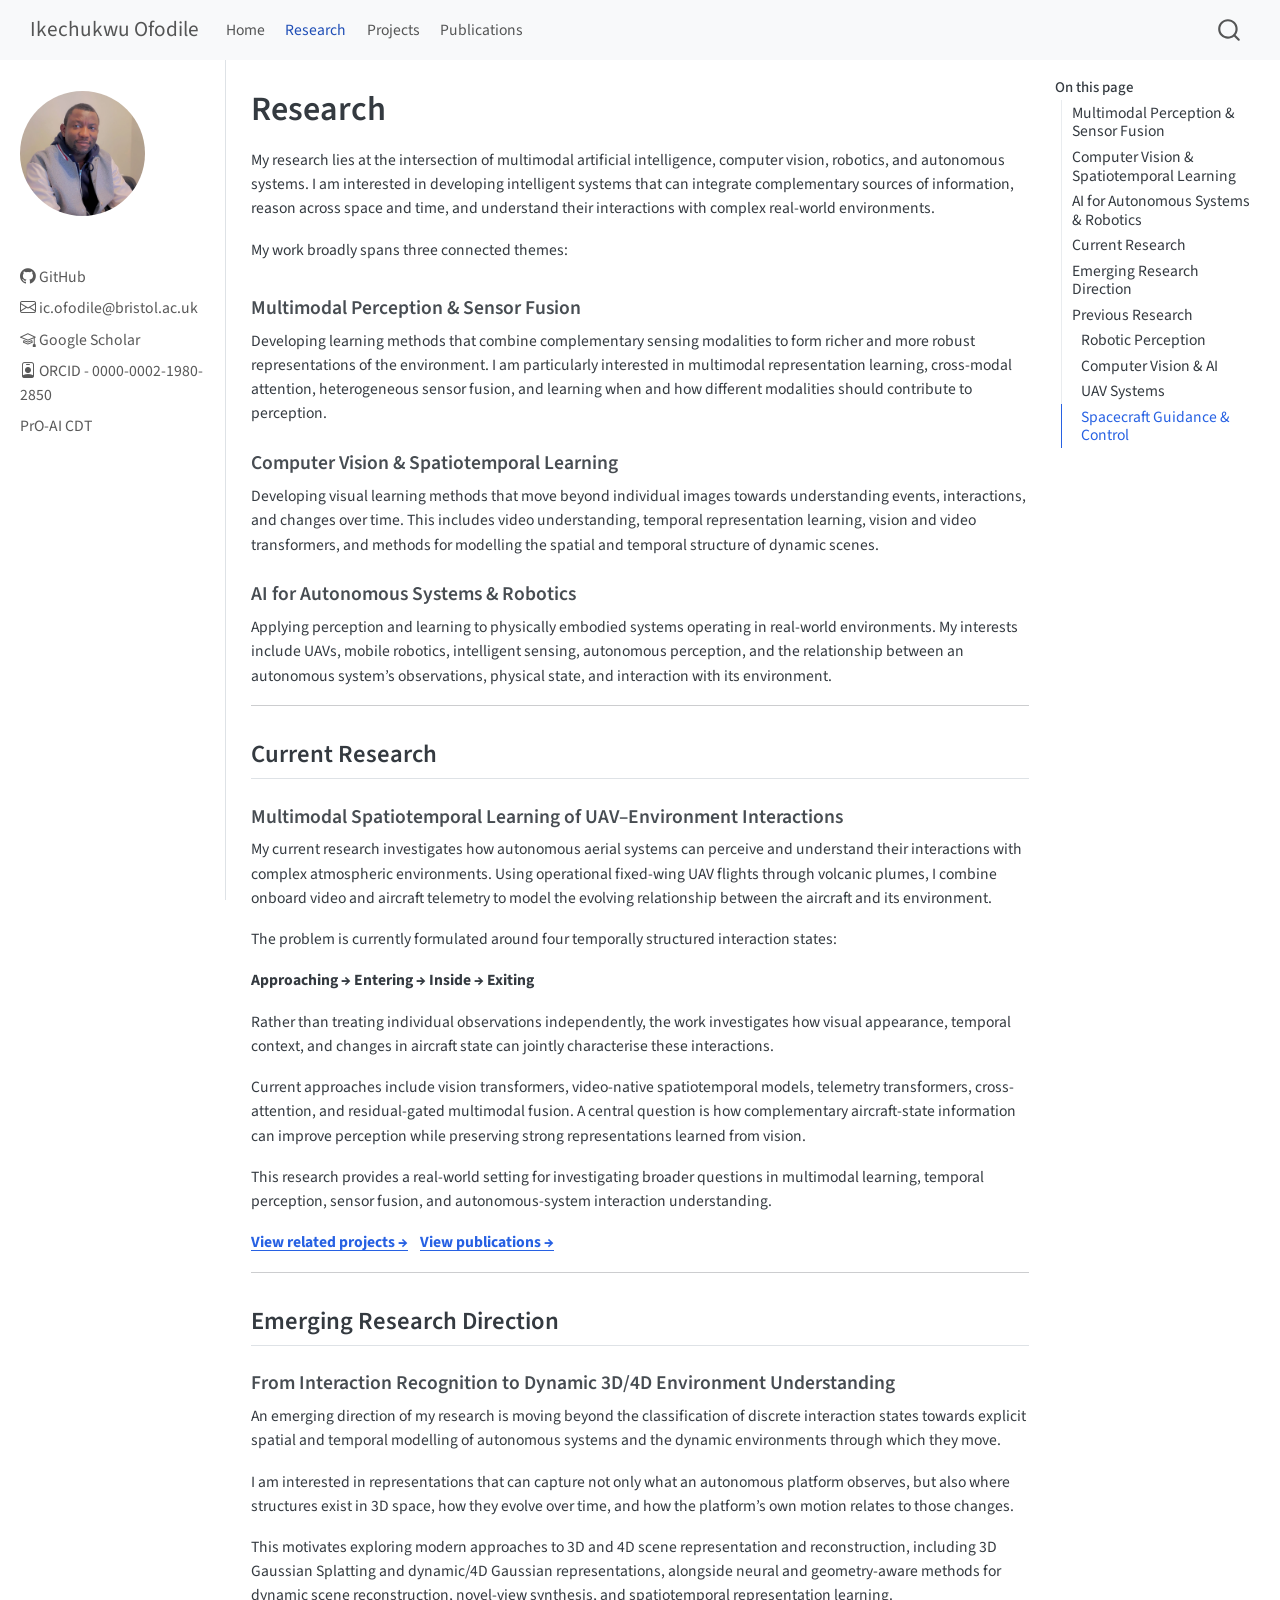
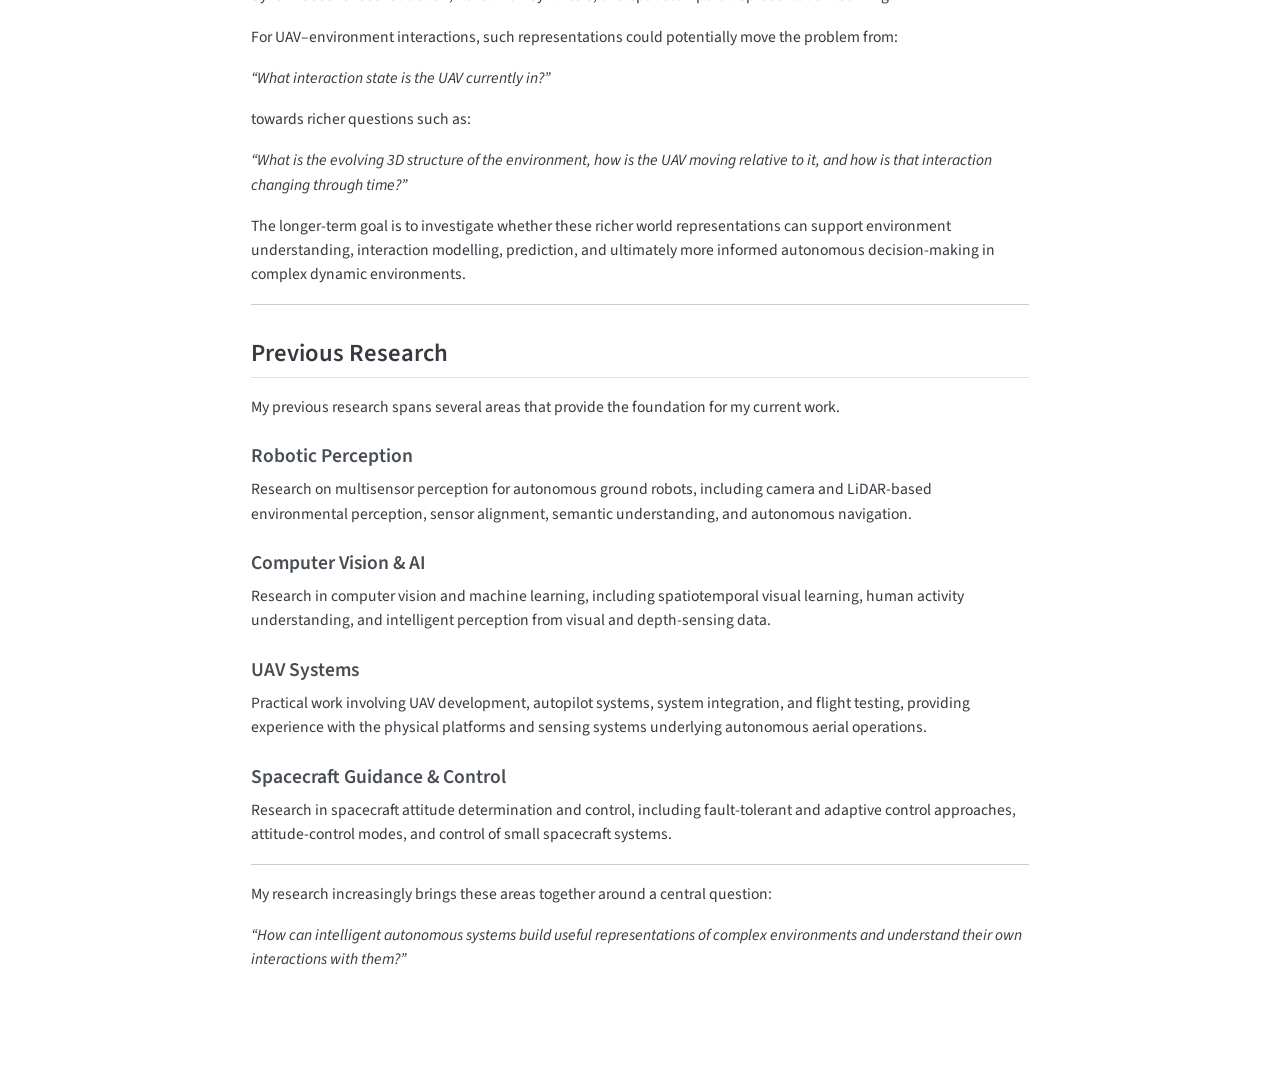
<file: research.html>
<!DOCTYPE html>
<html xmlns="http://www.w3.org/1999/xhtml" lang="en" xml:lang="en"><head>

<meta charset="utf-8">
<meta name="generator" content="quarto-1.10.18">

<meta name="viewport" content="width=device-width, initial-scale=1.0, user-scalable=yes">


<title>Research – Ikechukwu Ofodile</title>
<style>
/* Default styles provided by pandoc.
** See https://pandoc.org/MANUAL.html#variables-for-html for config info.
*/
span.smallcaps{font-variant: small-caps;}
div.columns{display: flex; gap: 1.5em;}
div.column{flex: auto;}
@media screen {
div.columns{gap: min(4vw, 1.5em);}
div.column{overflow-x: auto;}
}
div.hanging-indent{margin-left: 1.5em; text-indent: -1.5em;}
ul.task-list{list-style: none;}
ul.task-list li input[type="checkbox"] {
  width: 0.8em;
  margin: 0 0.8em 0.2em -1em; /* quarto-specific, see https://github.com/quarto-dev/quarto-cli/issues/4556 */ 
  vertical-align: middle;
}
</style>


<script src="site_libs/quarto-nav/quarto-nav.js"></script>
<script src="site_libs/quarto-nav/headroom.min.js"></script>
<script src="site_libs/clipboard/clipboard.min.js"></script>
<script src="site_libs/quarto-search/autocomplete.umd.js"></script>
<script src="site_libs/quarto-search/fuse.min.js"></script>
<script src="site_libs/quarto-search/quarto-search.js"></script>
<meta name="quarto:offset" content="./">
<script src="site_libs/quarto-html/quarto.js" type="module"></script>
<script src="site_libs/quarto-html/tabsets/tabsets.js" type="module"></script>
<script src="site_libs/quarto-html/popper.min.js"></script>
<script src="site_libs/quarto-html/tippy.umd.min.js"></script>
<script src="site_libs/quarto-html/anchor.min.js"></script>
<link href="site_libs/quarto-html/tippy.css" rel="stylesheet">
<link href="site_libs/quarto-html/quarto-syntax-highlighting-64a204ab8560d761af7679ceaba22944.css" rel="stylesheet" id="quarto-text-highlighting-styles">
<script src="site_libs/bootstrap/bootstrap.min.js"></script>
<link href="site_libs/bootstrap/bootstrap-icons.css" rel="stylesheet">
<link href="site_libs/bootstrap/bootstrap-629c56ba100745318e9dcb35146191d0.min.css" rel="stylesheet" append-hash="true" id="quarto-bootstrap" data-mode="light">
<script id="quarto-search-options" type="application/json">{
  "location": "navbar",
  "copy-button": false,
  "collapse-after": 3,
  "panel-placement": "end",
  "type": "overlay",
  "limit": 50,
  "keyboard-shortcut": [
    "f",
    "/",
    "s"
  ],
  "show-item-context": false,
  "language": {
    "search-no-results-text": "No results",
    "search-matching-documents-text": "matching documents",
    "search-copy-link-title": "Copy link to search",
    "search-hide-matches-text": "Hide additional matches",
    "search-more-match-text": "more match in this document",
    "search-more-matches-text": "more matches in this document",
    "search-clear-button-title": "Clear",
    "search-text-placeholder": "",
    "search-detached-cancel-button-title": "Cancel",
    "search-submit-button-title": "Submit",
    "search-label": "Search"
  }
}</script>


<link rel="stylesheet" href="styles.css">
</head>

<body class="nav-sidebar docked nav-fixed research-page quarto-light">

<div id="quarto-search-results"></div>
  <header id="quarto-header" class="headroom fixed-top">
    <nav class="navbar navbar-expand-lg " data-bs-theme="dark">
      <div class="navbar-container container-fluid">
      <div class="navbar-brand-container mx-auto">
    <a class="navbar-brand" href="./index.html">
    <span class="navbar-title">Ikechukwu Ofodile</span>
    </a>
  </div>
            <div id="quarto-search" class="" title="Search"></div>
          <button class="navbar-toggler" type="button" data-bs-toggle="collapse" data-bs-target="#navbarCollapse" aria-controls="navbarCollapse" role="menu" aria-expanded="false" aria-label="Toggle navigation" onclick="if (window.quartoToggleHeadroom) { window.quartoToggleHeadroom(); }">
  <span class="navbar-toggler-icon"></span>
</button>
          <div class="collapse navbar-collapse" id="navbarCollapse">
            <ul class="navbar-nav navbar-nav-scroll me-auto">
  <li class="nav-item">
    <a class="nav-link" href="./index.html"> 
<span class="menu-text">Home</span></a>
  </li>  
  <li class="nav-item">
    <a class="nav-link active" href="./research.html" aria-current="page"> 
<span class="menu-text">Research</span></a>
  </li>  
  <li class="nav-item">
    <a class="nav-link" href="./projects.html"> 
<span class="menu-text">Projects</span></a>
  </li>  
  <li class="nav-item">
    <a class="nav-link" href="./publications.html"> 
<span class="menu-text">Publications</span></a>
  </li>  
</ul>
          </div> <!-- /navcollapse -->
            <div class="quarto-navbar-tools">
</div>
      </div> <!-- /container-fluid -->
    </nav>
  <nav class="quarto-secondary-nav">
    <div class="container-fluid d-flex">
      <button type="button" class="quarto-btn-toggle btn" data-bs-toggle="collapse" role="button" data-bs-target=".quarto-sidebar-collapse-item" aria-controls="quarto-sidebar" aria-expanded="false" aria-label="Toggle sidebar navigation" onclick="if (window.quartoToggleHeadroom) { window.quartoToggleHeadroom(); }">
        <i class="bi bi-layout-text-sidebar-reverse"></i>
      </button>
        <nav class="quarto-page-breadcrumbs" aria-label="breadcrumb"><ol class="breadcrumb"><li class="breadcrumb-item">Research</li></ol></nav>
        <a class="flex-grow-1" role="navigation" data-bs-toggle="collapse" data-bs-target=".quarto-sidebar-collapse-item" aria-controls="quarto-sidebar" aria-expanded="false" aria-label="Toggle sidebar navigation" onclick="if (window.quartoToggleHeadroom) { window.quartoToggleHeadroom(); }">      
        </a>
      <button type="button" class="btn quarto-search-button" aria-label="Search" onclick="window.quartoOpenSearch();">
        <i class="bi bi-search"></i>
      </button>
    </div>
  </nav>
</header>
<!-- content -->
<div id="quarto-content" class="quarto-container page-columns page-rows-contents page-layout-article page-navbar">
<!-- sidebar -->
  <nav id="quarto-sidebar" class="sidebar collapse collapse-horizontal quarto-sidebar-collapse-item sidebar-navigation docked overflow-auto">
    <div class="pt-lg-2 mt-2 text-left sidebar-header">
      <a href="./index.html" class="sidebar-logo-link">
      <img src="././images/profile_pic.JPG" alt="" class="sidebar-logo light-content py-0 d-lg-inline d-none">
      <img src="././images/profile_pic.JPG" alt="" class="sidebar-logo dark-content py-0 d-lg-inline d-none">
      </a>
      </div>
        <div class="mt-2 flex-shrink-0 align-items-center">
        <div class="sidebar-search">
        <div id="quarto-search" class="" title="Search"></div>
        </div>
        </div>
    <div class="sidebar-menu-container"> 
    <ul class="list-unstyled mt-1">
        <li class="sidebar-item">
  <div class="sidebar-item-container"> 
  <a href="https://github.com/ic-ofodile-bristol" class="sidebar-item-text sidebar-link"><i class="bi bi-github" role="img">
</i> 
 <span class="menu-text">GitHub</span></a>
  </div>
</li>
        <li class="sidebar-item">
  <div class="sidebar-item-container"> 
  <a href="mailto:ic.ofodile@bristol.ac.uk" class="sidebar-item-text sidebar-link"><i class="bi bi-envelope" role="img">
</i> 
 <span class="menu-text">ic.ofodile@bristol.ac.uk</span></a>
  </div>
</li>
        <li class="sidebar-item">
  <div class="sidebar-item-container"> 
  <a href="https://scholar.google.com/citations?user=NEaNvBgAAAAJ&amp;hl=en&amp;oi=ao" class="sidebar-item-text sidebar-link"><i class="bi bi-mortarboard" role="img">
</i> 
 <span class="menu-text">Google Scholar</span></a>
  </div>
</li>
        <li class="sidebar-item">
  <div class="sidebar-item-container"> 
  <a href="https://orcid.org/0000-0002-1980-2850" class="sidebar-item-text sidebar-link" target="_blank"><i class="bi bi-person-badge" role="img">
</i> 
 <span class="menu-text">ORCID - 0000-0002-1980-2850</span></a>
  </div>
</li>
        <li class="sidebar-item">
  <div class="sidebar-item-container"> 
  <a href="https://www.bristol.ac.uk/cdt/practice-oriented-ai/" class="sidebar-item-text sidebar-link">
 <span class="menu-text">PrO-AI CDT</span></a>
  </div>
</li>
    </ul>
    </div>
</nav>
<div id="quarto-sidebar-glass" class="quarto-sidebar-collapse-item" data-bs-toggle="collapse" data-bs-target=".quarto-sidebar-collapse-item"></div>
<!-- margin-sidebar -->
    <div id="quarto-margin-sidebar" class="sidebar margin-sidebar">
        <nav id="TOC" role="doc-toc" class="toc-active">
    <h2 id="toc-title">On this page</h2>
   
  <ul>
  <li><a href="#multimodal-perception-sensor-fusion" id="toc-multimodal-perception-sensor-fusion" class="nav-link active" data-scroll-target="#multimodal-perception-sensor-fusion">Multimodal Perception &amp; Sensor Fusion</a></li>
  <li><a href="#computer-vision-spatiotemporal-learning" id="toc-computer-vision-spatiotemporal-learning" class="nav-link" data-scroll-target="#computer-vision-spatiotemporal-learning">Computer Vision &amp; Spatiotemporal Learning</a></li>
  <li><a href="#ai-for-autonomous-systems-robotics" id="toc-ai-for-autonomous-systems-robotics" class="nav-link" data-scroll-target="#ai-for-autonomous-systems-robotics">AI for Autonomous Systems &amp; Robotics</a></li>
  <li><a href="#current-research" id="toc-current-research" class="nav-link" data-scroll-target="#current-research">Current Research</a>
  <ul class="collapse">
  <li><a href="#multimodal-spatiotemporal-learning-of-uavenvironment-interactions" id="toc-multimodal-spatiotemporal-learning-of-uavenvironment-interactions" class="nav-link" data-scroll-target="#multimodal-spatiotemporal-learning-of-uavenvironment-interactions">Multimodal Spatiotemporal Learning of UAV–Environment Interactions</a></li>
  </ul></li>
  <li><a href="#emerging-research-direction" id="toc-emerging-research-direction" class="nav-link" data-scroll-target="#emerging-research-direction">Emerging Research Direction</a>
  <ul class="collapse">
  <li><a href="#from-interaction-recognition-to-dynamic-3d4d-environment-understanding" id="toc-from-interaction-recognition-to-dynamic-3d4d-environment-understanding" class="nav-link" data-scroll-target="#from-interaction-recognition-to-dynamic-3d4d-environment-understanding">From Interaction Recognition to Dynamic 3D/4D Environment Understanding</a></li>
  </ul></li>
  <li><a href="#previous-research" id="toc-previous-research" class="nav-link" data-scroll-target="#previous-research">Previous Research</a>
  <ul class="collapse">
  <li><a href="#robotic-perception" id="toc-robotic-perception" class="nav-link" data-scroll-target="#robotic-perception">Robotic Perception</a></li>
  <li><a href="#computer-vision-ai" id="toc-computer-vision-ai" class="nav-link" data-scroll-target="#computer-vision-ai">Computer Vision &amp; AI</a></li>
  <li><a href="#uav-systems" id="toc-uav-systems" class="nav-link" data-scroll-target="#uav-systems">UAV Systems</a></li>
  <li><a href="#spacecraft-guidance-control" id="toc-spacecraft-guidance-control" class="nav-link" data-scroll-target="#spacecraft-guidance-control">Spacecraft Guidance &amp; Control</a></li>
  </ul></li>
  </ul>
</nav>
    </div>
<!-- main -->
<main class="content" id="quarto-document-content">

<header id="title-block-header" class="quarto-title-block default">
<div class="quarto-title">
<h1 class="title">Research</h1>
</div>



<div class="quarto-title-meta">

    
  
    
  </div>
  


</header>


<p>My research lies at the intersection of multimodal artificial intelligence, computer vision, robotics, and autonomous systems. I am interested in developing intelligent systems that can integrate complementary sources of information, reason across space and time, and understand their interactions with complex real-world environments.</p>
<p>My work broadly spans three connected themes:</p>
<section id="multimodal-perception-sensor-fusion" class="level3">
<h3 class="anchored" data-anchor-id="multimodal-perception-sensor-fusion">Multimodal Perception &amp; Sensor Fusion</h3>
<p>Developing learning methods that combine complementary sensing modalities to form richer and more robust representations of the environment. I am particularly interested in multimodal representation learning, cross-modal attention, heterogeneous sensor fusion, and learning when and how different modalities should contribute to perception.</p>
</section>
<section id="computer-vision-spatiotemporal-learning" class="level3">
<h3 class="anchored" data-anchor-id="computer-vision-spatiotemporal-learning">Computer Vision &amp; Spatiotemporal Learning</h3>
<p>Developing visual learning methods that move beyond individual images towards understanding events, interactions, and changes over time. This includes video understanding, temporal representation learning, vision and video transformers, and methods for modelling the spatial and temporal structure of dynamic scenes.</p>
</section>
<section id="ai-for-autonomous-systems-robotics" class="level3">
<h3 class="anchored" data-anchor-id="ai-for-autonomous-systems-robotics">AI for Autonomous Systems &amp; Robotics</h3>
<p>Applying perception and learning to physically embodied systems operating in real-world environments. My interests include UAVs, mobile robotics, intelligent sensing, autonomous perception, and the relationship between an autonomous system’s observations, physical state, and interaction with its environment.</p>
<hr>
</section>
<section id="current-research" class="level2">
<h2 class="anchored" data-anchor-id="current-research">Current Research</h2>
<section id="multimodal-spatiotemporal-learning-of-uavenvironment-interactions" class="level3">
<h3 class="anchored" data-anchor-id="multimodal-spatiotemporal-learning-of-uavenvironment-interactions">Multimodal Spatiotemporal Learning of UAV–Environment Interactions</h3>
<p>My current research investigates how autonomous aerial systems can perceive and understand their interactions with complex atmospheric environments. Using operational fixed-wing UAV flights through volcanic plumes, I combine onboard video and aircraft telemetry to model the evolving relationship between the aircraft and its environment.</p>
<p>The problem is currently formulated around four temporally structured interaction states:</p>
<p><strong>Approaching → Entering → Inside → Exiting</strong></p>
<p>Rather than treating individual observations independently, the work investigates how visual appearance, temporal context, and changes in aircraft state can jointly characterise these interactions.</p>
<p>Current approaches include vision transformers, video-native spatiotemporal models, telemetry transformers, cross-attention, and residual-gated multimodal fusion. A central question is how complementary aircraft-state information can improve perception while preserving strong representations learned from vision.</p>
<p>This research provides a real-world setting for investigating broader questions in multimodal learning, temporal perception, sensor fusion, and autonomous-system interaction understanding.</p>
<p><a href="./projects.html"><strong>View related projects →</strong></a> &nbsp;&nbsp; <a href="./publications.html"><strong>View publications →</strong></a></p>
<hr>
</section>
</section>
<section id="emerging-research-direction" class="level2">
<h2 class="anchored" data-anchor-id="emerging-research-direction">Emerging Research Direction</h2>
<section id="from-interaction-recognition-to-dynamic-3d4d-environment-understanding" class="level3">
<h3 class="anchored" data-anchor-id="from-interaction-recognition-to-dynamic-3d4d-environment-understanding">From Interaction Recognition to Dynamic 3D/4D Environment Understanding</h3>
<p>An emerging direction of my research is moving beyond the classification of discrete interaction states towards explicit spatial and temporal modelling of autonomous systems and the dynamic environments through which they move.</p>
<p>I am interested in representations that can capture not only what an autonomous platform observes, but also where structures exist in 3D space, how they evolve over time, and how the platform’s own motion relates to those changes.</p>
<p>This motivates exploring modern approaches to 3D and 4D scene representation and reconstruction, including 3D Gaussian Splatting and dynamic/4D Gaussian representations, alongside neural and geometry-aware methods for dynamic scene reconstruction, novel-view synthesis, and spatiotemporal representation learning.</p>
<p>For UAV–environment interactions, such representations could potentially move the problem from:</p>
<p><em>“What interaction state is the UAV currently in?”</em></p>
<p>towards richer questions such as:</p>
<p><em>“What is the evolving 3D structure of the environment, how is the UAV moving relative to it, and how is that interaction changing through time?”</em></p>
<p>The longer-term goal is to investigate whether these richer world representations can support environment understanding, interaction modelling, prediction, and ultimately more informed autonomous decision-making in complex dynamic environments.</p>
<hr>
</section>
</section>
<section id="previous-research" class="level2">
<h2 class="anchored" data-anchor-id="previous-research">Previous Research</h2>
<p>My previous research spans several areas that provide the foundation for my current work.</p>
<section id="robotic-perception" class="level3">
<h3 class="anchored" data-anchor-id="robotic-perception">Robotic Perception</h3>
<p>Research on multisensor perception for autonomous ground robots, including camera and LiDAR-based environmental perception, sensor alignment, semantic understanding, and autonomous navigation.</p>
</section>
<section id="computer-vision-ai" class="level3">
<h3 class="anchored" data-anchor-id="computer-vision-ai">Computer Vision &amp; AI</h3>
<p>Research in computer vision and machine learning, including spatiotemporal visual learning, human activity understanding, and intelligent perception from visual and depth-sensing data.</p>
</section>
<section id="uav-systems" class="level3">
<h3 class="anchored" data-anchor-id="uav-systems">UAV Systems</h3>
<p>Practical work involving UAV development, autopilot systems, system integration, and flight testing, providing experience with the physical platforms and sensing systems underlying autonomous aerial operations.</p>
</section>
<section id="spacecraft-guidance-control" class="level3">
<h3 class="anchored" data-anchor-id="spacecraft-guidance-control">Spacecraft Guidance &amp; Control</h3>
<p>Research in spacecraft attitude determination and control, including fault-tolerant and adaptive control approaches, attitude-control modes, and control of small spacecraft systems.</p>
<hr>
<p>My research increasingly brings these areas together around a central question:</p>
<p><em>“How can intelligent autonomous systems build useful representations of complex environments and understand their own interactions with them?”</em></p>


</section>
</section>

</main> <!-- /main -->
<script id="quarto-html-after-body" type="application/javascript">
  window.document.addEventListener("DOMContentLoaded", function (event) {
    const icon = "";
    const anchorJS = new window.AnchorJS();
    anchorJS.options = {
      placement: 'right',
      icon: icon
    };
    anchorJS.add('.anchored');
    const isCodeAnnotation = (el) => {
      for (const clz of el.classList) {
        if (clz.startsWith('code-annotation-')) {                     
          return true;
        }
      }
      return false;
    }
    const onCopySuccess = function(e) {
      // button target
      const button = e.trigger;
      // don't keep focus
      button.blur();
      // flash "checked"
      button.classList.add('code-copy-button-checked');
      var currentTitle = button.getAttribute("title");
      button.setAttribute("title", "Copied!");
      let tooltip;
      if (window.bootstrap) {
        button.setAttribute("data-bs-toggle", "tooltip");
        button.setAttribute("data-bs-placement", "left");
        button.setAttribute("data-bs-title", "Copied!");
        tooltip = new bootstrap.Tooltip(button, 
          { trigger: "manual", 
            customClass: "code-copy-button-tooltip",
            offset: [0, -8]});
        tooltip.show();    
      }
      setTimeout(function() {
        if (tooltip) {
          tooltip.hide();
          button.removeAttribute("data-bs-title");
          button.removeAttribute("data-bs-toggle");
          button.removeAttribute("data-bs-placement");
        }
        button.setAttribute("title", currentTitle);
        button.classList.remove('code-copy-button-checked');
      }, 1000);
      // clear code selection
      e.clearSelection();
    }
    const getTextToCopy = function(trigger) {
      const outerScaffold = trigger.parentElement.cloneNode(true);
      const codeEl = outerScaffold.querySelector('code');
      for (const childEl of codeEl.children) {
        if (isCodeAnnotation(childEl)) {
          childEl.remove();
        }
      }
      return codeEl.innerText;
    }
    const clipboard = new window.ClipboardJS('.code-copy-button:not([data-in-quarto-modal])', {
      text: getTextToCopy
    });
    clipboard.on('success', onCopySuccess);
    if (window.document.getElementById('quarto-embedded-source-code-modal')) {
      const clipboardModal = new window.ClipboardJS('.code-copy-button[data-in-quarto-modal]', {
        text: getTextToCopy,
        container: window.document.getElementById('quarto-embedded-source-code-modal')
      });
      clipboardModal.on('success', onCopySuccess);
    }
      var localhostRegex = new RegExp(/^(?:http|https):\/\/localhost\:?[0-9]*\//);
      var mailtoRegex = new RegExp(/^mailto:/);
        var filterRegex = new RegExp("https:\/\/ic-ofodile-bristol\.github\.io\/personal_page\/");
      var isInternal = (href) => {
          return filterRegex.test(href) || localhostRegex.test(href) || mailtoRegex.test(href);
      }
      // Inspect non-navigation links and adorn them if external
     var links = window.document.querySelectorAll('a[href]:not(.nav-link):not(.navbar-brand):not(.toc-action):not(.sidebar-link):not(.sidebar-item-toggle):not(.pagination-link):not(.no-external):not([aria-hidden]):not(.dropdown-item):not(.quarto-navigation-tool):not(.about-link)');
      for (var i=0; i<links.length; i++) {
        const link = links[i];
        if (!isInternal(link.href)) {
          // undo the damage that might have been done by quarto-nav.js in the case of
          // links that we want to consider external
          if (link.dataset.originalHref !== undefined) {
            link.href = link.dataset.originalHref;
          }
        }
      }
    function tippyHover(el, contentFn, onTriggerFn, onUntriggerFn) {
      const config = {
        allowHTML: true,
        maxWidth: 500,
        delay: 100,
        arrow: false,
        appendTo: function(el) {
            return el.parentElement;
        },
        interactive: true,
        interactiveBorder: 10,
        theme: 'quarto',
        placement: 'bottom-start',
      };
      if (contentFn) {
        config.content = contentFn;
      }
      if (onTriggerFn) {
        config.onTrigger = onTriggerFn;
      }
      if (onUntriggerFn) {
        config.onUntrigger = onUntriggerFn;
      }
      window.tippy(el, config); 
    }
    const noterefs = window.document.querySelectorAll('a[role="doc-noteref"]');
    for (var i=0; i<noterefs.length; i++) {
      const ref = noterefs[i];
      tippyHover(ref, function() {
        // use id or data attribute instead here
        let href = ref.getAttribute('data-footnote-href') || ref.getAttribute('href');
        try { href = new URL(href).hash; } catch {}
        const id = href.replace(/^#\/?/, "");
        const note = window.document.getElementById(id);
        if (note) {
          return note.innerHTML;
        } else {
          return "";
        }
      });
    }
    const xrefs = window.document.querySelectorAll('a.quarto-xref');
    const processXRef = (id, note) => {
      // Strip column container classes
      const stripColumnClz = (el) => {
        el.classList.remove("page-full", "page-columns");
        if (el.children) {
          for (const child of el.children) {
            stripColumnClz(child);
          }
        }
      }
      stripColumnClz(note)
      if (id === null || id.startsWith('sec-')) {
        // Special case sections, only their first couple elements
        const container = document.createElement("div");
        if (note.children && note.children.length > 2) {
          container.appendChild(note.children[0].cloneNode(true));
          for (let i = 1; i < note.children.length; i++) {
            const child = note.children[i];
            if (child.tagName === "P" && child.innerText === "") {
              continue;
            } else {
              container.appendChild(child.cloneNode(true));
              break;
            }
          }
          if (window.Quarto?.typesetMath) {
            window.Quarto.typesetMath(container);
          }
          return container.innerHTML
        } else {
          if (window.Quarto?.typesetMath) {
            window.Quarto.typesetMath(note);
          }
          return note.innerHTML;
        }
      } else {
        // Remove any anchor links if they are present
        const anchorLink = note.querySelector('a.anchorjs-link');
        if (anchorLink) {
          anchorLink.remove();
        }
        if (window.Quarto?.typesetMath) {
          window.Quarto.typesetMath(note);
        }
        if (note.classList.contains("callout")) {
          return note.outerHTML;
        } else {
          return note.innerHTML;
        }
      }
    }
    for (var i=0; i<xrefs.length; i++) {
      const xref = xrefs[i];
      tippyHover(xref, undefined, function(instance) {
        instance.disable();
        let url = xref.getAttribute('href');
        let hash = undefined; 
        if (url.startsWith('#')) {
          hash = url;
        } else {
          try { hash = new URL(url).hash; } catch {}
        }
        if (hash) {
          const id = hash.replace(/^#\/?/, "");
          const note = window.document.getElementById(id);
          if (note !== null) {
            try {
              const html = processXRef(id, note.cloneNode(true));
              instance.setContent(html);
            } finally {
              instance.enable();
              instance.show();
            }
          } else {
            // See if we can fetch this
            fetch(url.split('#')[0])
            .then(res => res.text())
            .then(html => {
              const parser = new DOMParser();
              const htmlDoc = parser.parseFromString(html, "text/html");
              const note = htmlDoc.getElementById(id);
              if (note !== null) {
                const html = processXRef(id, note);
                instance.setContent(html);
              } 
            }).finally(() => {
              instance.enable();
              instance.show();
            });
          }
        } else {
          // See if we can fetch a full url (with no hash to target)
          // This is a special case and we should probably do some content thinning / targeting
          fetch(url)
          .then(res => res.text())
          .then(html => {
            const parser = new DOMParser();
            const htmlDoc = parser.parseFromString(html, "text/html");
            const note = htmlDoc.querySelector('main.content');
            if (note !== null) {
              // This should only happen for chapter cross references
              // (since there is no id in the URL)
              // remove the first header
              if (note.children.length > 0 && note.children[0].tagName === "HEADER") {
                note.children[0].remove();
              }
              const html = processXRef(null, note);
              instance.setContent(html);
            } 
          }).finally(() => {
            instance.enable();
            instance.show();
          });
        }
      }, function(instance) {
      });
    }
        let selectedAnnoteEl;
        const selectorForAnnotation = ( cell, annotation) => {
          let cellAttr = 'data-code-cell="' + cell + '"';
          let lineAttr = 'data-code-annotation="' +  annotation + '"';
          const selector = 'span[' + cellAttr + '][' + lineAttr + ']';
          return selector;
        }
        const selectCodeLines = (annoteEl) => {
          const doc = window.document;
          const targetCell = annoteEl.getAttribute("data-target-cell");
          const targetAnnotation = annoteEl.getAttribute("data-target-annotation");
          const annoteSpan = window.document.querySelector(selectorForAnnotation(targetCell, targetAnnotation));
          const lines = annoteSpan.getAttribute("data-code-lines").split(",");
          const lineIds = lines.map((line) => {
            return targetCell + "-" + line;
          })
          let top = null;
          let height = null;
          let parent = null;
          if (lineIds.length > 0) {
              //compute the position of the single el (top and bottom and make a div)
              const el = window.document.getElementById(lineIds[0]);
              top = el.offsetTop;
              height = el.offsetHeight;
              parent = el.parentElement.parentElement;
            if (lineIds.length > 1) {
              const lastEl = window.document.getElementById(lineIds[lineIds.length - 1]);
              const bottom = lastEl.offsetTop + lastEl.offsetHeight;
              height = bottom - top;
            }
            if (top !== null && height !== null && parent !== null) {
              // cook up a div (if necessary) and position it 
              let div = window.document.getElementById("code-annotation-line-highlight");
              if (div === null) {
                div = window.document.createElement("div");
                div.setAttribute("id", "code-annotation-line-highlight");
                div.style.position = 'absolute';
                parent.appendChild(div);
              }
              div.style.top = top - 2 + "px";
              div.style.height = height + 4 + "px";
              div.style.left = 0;
              let gutterDiv = window.document.getElementById("code-annotation-line-highlight-gutter");
              if (gutterDiv === null) {
                gutterDiv = window.document.createElement("div");
                gutterDiv.setAttribute("id", "code-annotation-line-highlight-gutter");
                gutterDiv.style.position = 'absolute';
                const codeCell = window.document.getElementById(targetCell);
                const gutter = codeCell.querySelector('.code-annotation-gutter');
                gutter.appendChild(gutterDiv);
              }
              gutterDiv.style.top = top - 2 + "px";
              gutterDiv.style.height = height + 4 + "px";
            }
            selectedAnnoteEl = annoteEl;
          }
        };
        const unselectCodeLines = () => {
          const elementsIds = ["code-annotation-line-highlight", "code-annotation-line-highlight-gutter"];
          elementsIds.forEach((elId) => {
            const div = window.document.getElementById(elId);
            if (div) {
              div.remove();
            }
          });
          selectedAnnoteEl = undefined;
        };
          // Handle positioning of the toggle
      window.addEventListener(
        "resize",
        throttle(() => {
          elRect = undefined;
          if (selectedAnnoteEl) {
            selectCodeLines(selectedAnnoteEl);
          }
        }, 10)
      );
      function throttle(fn, ms) {
      let throttle = false;
      let timer;
        return (...args) => {
          if(!throttle) { // first call gets through
              fn.apply(this, args);
              throttle = true;
          } else { // all the others get throttled
              if(timer) clearTimeout(timer); // cancel #2
              timer = setTimeout(() => {
                fn.apply(this, args);
                timer = throttle = false;
              }, ms);
          }
        };
      }
        // Attach click handler to the DT
        const annoteDls = window.document.querySelectorAll('dt[data-target-cell]');
        for (const annoteDlNode of annoteDls) {
          annoteDlNode.addEventListener('click', (event) => {
            const clickedEl = event.target;
            if (clickedEl !== selectedAnnoteEl) {
              unselectCodeLines();
              const activeEl = window.document.querySelector('dt[data-target-cell].code-annotation-active');
              if (activeEl) {
                activeEl.classList.remove('code-annotation-active');
              }
              selectCodeLines(clickedEl);
              clickedEl.classList.add('code-annotation-active');
            } else {
              // Unselect the line
              unselectCodeLines();
              clickedEl.classList.remove('code-annotation-active');
            }
          });
        }
    const findCites = (el) => {
      const parentEl = el.parentElement;
      if (parentEl) {
        const cites = parentEl.dataset.cites;
        if (cites) {
          return {
            el,
            cites: cites.split(' ')
          };
        } else {
          return findCites(el.parentElement)
        }
      } else {
        return undefined;
      }
    };
    var bibliorefs = window.document.querySelectorAll('a[role="doc-biblioref"]');
    for (var i=0; i<bibliorefs.length; i++) {
      const ref = bibliorefs[i];
      const citeInfo = findCites(ref);
      if (citeInfo) {
        tippyHover(citeInfo.el, function() {
          var popup = window.document.createElement('div');
          citeInfo.cites.forEach(function(cite) {
            var citeDiv = window.document.createElement('div');
            citeDiv.classList.add('hanging-indent');
            citeDiv.classList.add('csl-entry');
            var biblioDiv = window.document.getElementById('ref-' + cite);
            if (biblioDiv) {
              citeDiv.innerHTML = biblioDiv.innerHTML;
            }
            popup.appendChild(citeDiv);
          });
          return popup.innerHTML;
        });
      }
    }
  });
  </script>
</div> <!-- /content -->




</body></html>
</file>
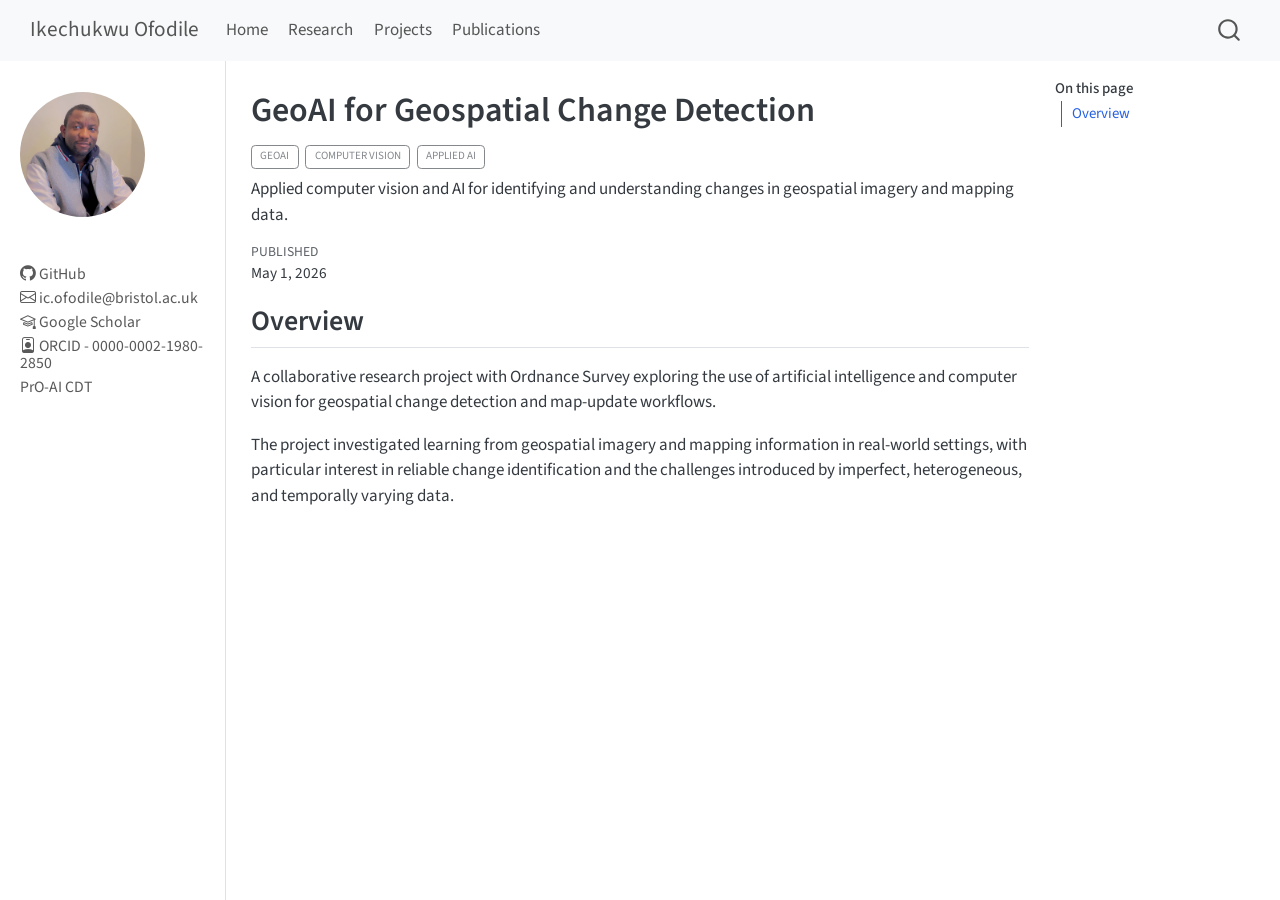
<file: projects/ordnance_survey_geoai.html>
<!DOCTYPE html>
<html xmlns="http://www.w3.org/1999/xhtml" lang="en" xml:lang="en"><head>

<meta charset="utf-8">
<meta name="generator" content="quarto-1.10.18">

<meta name="viewport" content="width=device-width, initial-scale=1.0, user-scalable=yes">

<meta name="dcterms.date" content="2026-05-01">
<meta name="description" content="Applied computer vision and AI for identifying and understanding changes in geospatial imagery and mapping data.">

<title>GeoAI for Geospatial Change Detection – Ikechukwu Ofodile</title>
<style>
/* Default styles provided by pandoc.
** See https://pandoc.org/MANUAL.html#variables-for-html for config info.
*/
span.smallcaps{font-variant: small-caps;}
div.columns{display: flex; gap: 1.5em;}
div.column{flex: auto;}
@media screen {
div.columns{gap: min(4vw, 1.5em);}
div.column{overflow-x: auto;}
}
div.hanging-indent{margin-left: 1.5em; text-indent: -1.5em;}
ul.task-list{list-style: none;}
ul.task-list li input[type="checkbox"] {
  width: 0.8em;
  margin: 0 0.8em 0.2em -1em; /* quarto-specific, see https://github.com/quarto-dev/quarto-cli/issues/4556 */ 
  vertical-align: middle;
}
</style>


<script src="../site_libs/quarto-nav/quarto-nav.js"></script>
<script src="../site_libs/quarto-nav/headroom.min.js"></script>
<script src="../site_libs/clipboard/clipboard.min.js"></script>
<script src="../site_libs/quarto-search/autocomplete.umd.js"></script>
<script src="../site_libs/quarto-search/fuse.min.js"></script>
<script src="../site_libs/quarto-search/quarto-search.js"></script>
<meta name="quarto:offset" content="../">
<script src="../site_libs/quarto-html/quarto.js" type="module"></script>
<script src="../site_libs/quarto-html/tabsets/tabsets.js" type="module"></script>
<script src="../site_libs/quarto-html/popper.min.js"></script>
<script src="../site_libs/quarto-html/tippy.umd.min.js"></script>
<script src="../site_libs/quarto-html/anchor.min.js"></script>
<link href="../site_libs/quarto-html/tippy.css" rel="stylesheet">
<link href="../site_libs/quarto-html/quarto-syntax-highlighting-64a204ab8560d761af7679ceaba22944.css" rel="stylesheet" id="quarto-text-highlighting-styles">
<script src="../site_libs/bootstrap/bootstrap.min.js"></script>
<link href="../site_libs/bootstrap/bootstrap-icons.css" rel="stylesheet">
<link href="../site_libs/bootstrap/bootstrap-629c56ba100745318e9dcb35146191d0.min.css" rel="stylesheet" append-hash="true" id="quarto-bootstrap" data-mode="light">
<script id="quarto-search-options" type="application/json">{
  "location": "navbar",
  "copy-button": false,
  "collapse-after": 3,
  "panel-placement": "end",
  "type": "overlay",
  "limit": 50,
  "keyboard-shortcut": [
    "f",
    "/",
    "s"
  ],
  "show-item-context": false,
  "language": {
    "search-no-results-text": "No results",
    "search-matching-documents-text": "matching documents",
    "search-copy-link-title": "Copy link to search",
    "search-hide-matches-text": "Hide additional matches",
    "search-more-match-text": "more match in this document",
    "search-more-matches-text": "more matches in this document",
    "search-clear-button-title": "Clear",
    "search-text-placeholder": "",
    "search-detached-cancel-button-title": "Cancel",
    "search-submit-button-title": "Submit",
    "search-label": "Search"
  }
}</script>


<link rel="stylesheet" href="../styles.css">
</head>

<body class="nav-sidebar docked nav-fixed quarto-light">

<div id="quarto-search-results"></div>
  <header id="quarto-header" class="headroom fixed-top">
    <nav class="navbar navbar-expand-lg " data-bs-theme="dark">
      <div class="navbar-container container-fluid">
      <div class="navbar-brand-container mx-auto">
    <a class="navbar-brand" href="../index.html">
    <span class="navbar-title">Ikechukwu Ofodile</span>
    </a>
  </div>
            <div id="quarto-search" class="" title="Search"></div>
          <button class="navbar-toggler" type="button" data-bs-toggle="collapse" data-bs-target="#navbarCollapse" aria-controls="navbarCollapse" role="menu" aria-expanded="false" aria-label="Toggle navigation" onclick="if (window.quartoToggleHeadroom) { window.quartoToggleHeadroom(); }">
  <span class="navbar-toggler-icon"></span>
</button>
          <div class="collapse navbar-collapse" id="navbarCollapse">
            <ul class="navbar-nav navbar-nav-scroll me-auto">
  <li class="nav-item">
    <a class="nav-link" href="../index.html"> 
<span class="menu-text">Home</span></a>
  </li>  
  <li class="nav-item">
    <a class="nav-link" href="../research.html"> 
<span class="menu-text">Research</span></a>
  </li>  
  <li class="nav-item">
    <a class="nav-link" href="../projects.html"> 
<span class="menu-text">Projects</span></a>
  </li>  
  <li class="nav-item">
    <a class="nav-link" href="../publications.html"> 
<span class="menu-text">Publications</span></a>
  </li>  
</ul>
          </div> <!-- /navcollapse -->
            <div class="quarto-navbar-tools">
</div>
      </div> <!-- /container-fluid -->
    </nav>
  <nav class="quarto-secondary-nav">
    <div class="container-fluid d-flex">
      <button type="button" class="quarto-btn-toggle btn" data-bs-toggle="collapse" role="button" data-bs-target=".quarto-sidebar-collapse-item" aria-controls="quarto-sidebar" aria-expanded="false" aria-label="Toggle sidebar navigation" onclick="if (window.quartoToggleHeadroom) { window.quartoToggleHeadroom(); }">
        <i class="bi bi-layout-text-sidebar-reverse"></i>
      </button>
        <nav class="quarto-page-breadcrumbs" aria-label="breadcrumb"><ol class="breadcrumb"><li class="breadcrumb-item">GeoAI for Geospatial Change Detection</li></ol></nav>
        <a class="flex-grow-1" role="navigation" data-bs-toggle="collapse" data-bs-target=".quarto-sidebar-collapse-item" aria-controls="quarto-sidebar" aria-expanded="false" aria-label="Toggle sidebar navigation" onclick="if (window.quartoToggleHeadroom) { window.quartoToggleHeadroom(); }">      
        </a>
      <button type="button" class="btn quarto-search-button" aria-label="Search" onclick="window.quartoOpenSearch();">
        <i class="bi bi-search"></i>
      </button>
    </div>
  </nav>
</header>
<!-- content -->
<div id="quarto-content" class="quarto-container page-columns page-rows-contents page-layout-article page-navbar">
<!-- sidebar -->
  <nav id="quarto-sidebar" class="sidebar collapse collapse-horizontal quarto-sidebar-collapse-item sidebar-navigation docked overflow-auto">
    <div class="pt-lg-2 mt-2 text-left sidebar-header">
      <a href="../index.html" class="sidebar-logo-link">
      <img src=".././images/profile_pic.JPG" alt="" class="sidebar-logo light-content py-0 d-lg-inline d-none">
      <img src=".././images/profile_pic.JPG" alt="" class="sidebar-logo dark-content py-0 d-lg-inline d-none">
      </a>
      </div>
        <div class="mt-2 flex-shrink-0 align-items-center">
        <div class="sidebar-search">
        <div id="quarto-search" class="" title="Search"></div>
        </div>
        </div>
    <div class="sidebar-menu-container"> 
    <ul class="list-unstyled mt-1">
        <li class="sidebar-item">
  <div class="sidebar-item-container"> 
  <a href="https://github.com/ic-ofodile-bristol" class="sidebar-item-text sidebar-link"><i class="bi bi-github" role="img">
</i> 
 <span class="menu-text">GitHub</span></a>
  </div>
</li>
        <li class="sidebar-item">
  <div class="sidebar-item-container"> 
  <a href="mailto:ic.ofodile@bristol.ac.uk" class="sidebar-item-text sidebar-link"><i class="bi bi-envelope" role="img">
</i> 
 <span class="menu-text">ic.ofodile@bristol.ac.uk</span></a>
  </div>
</li>
        <li class="sidebar-item">
  <div class="sidebar-item-container"> 
  <a href="https://scholar.google.com/citations?user=NEaNvBgAAAAJ&amp;hl=en&amp;oi=ao" class="sidebar-item-text sidebar-link"><i class="bi bi-mortarboard" role="img">
</i> 
 <span class="menu-text">Google Scholar</span></a>
  </div>
</li>
        <li class="sidebar-item">
  <div class="sidebar-item-container"> 
  <a href="https://orcid.org/0000-0002-1980-2850" class="sidebar-item-text sidebar-link" target="_blank"><i class="bi bi-person-badge" role="img">
</i> 
 <span class="menu-text">ORCID - 0000-0002-1980-2850</span></a>
  </div>
</li>
        <li class="sidebar-item">
  <div class="sidebar-item-container"> 
  <a href="https://www.bristol.ac.uk/cdt/practice-oriented-ai/" class="sidebar-item-text sidebar-link">
 <span class="menu-text">PrO-AI CDT</span></a>
  </div>
</li>
    </ul>
    </div>
</nav>
<div id="quarto-sidebar-glass" class="quarto-sidebar-collapse-item" data-bs-toggle="collapse" data-bs-target=".quarto-sidebar-collapse-item"></div>
<!-- margin-sidebar -->
    <div id="quarto-margin-sidebar" class="sidebar margin-sidebar">
        <nav id="TOC" role="doc-toc" class="toc-active">
    <h2 id="toc-title">On this page</h2>
   
  <ul>
  <li><a href="#overview" id="toc-overview" class="nav-link active" data-scroll-target="#overview">Overview</a></li>
  </ul>
</nav>
    </div>
<!-- main -->
<main class="content" id="quarto-document-content">

<header id="title-block-header" class="quarto-title-block default">
<div class="quarto-title">
<h1 class="title">GeoAI for Geospatial Change Detection</h1>
  <div class="quarto-categories">
    <div class="quarto-category">GeoAI</div>
    <div class="quarto-category">Computer Vision</div>
    <div class="quarto-category">Applied AI</div>
  </div>
  </div>

<div>
  <div class="description">
    Applied computer vision and AI for identifying and understanding changes in geospatial imagery and mapping data.
  </div>
</div>


<div class="quarto-title-meta">

    
    <div>
    <div class="quarto-title-meta-heading">Published</div>
    <div class="quarto-title-meta-contents">
      <p class="date">May 1, 2026</p>
    </div>
  </div>
  
    
  </div>
  


</header>


<section id="overview" class="level2">
<h2 class="anchored" data-anchor-id="overview">Overview</h2>
<p>A collaborative research project with Ordnance Survey exploring the use of artificial intelligence and computer vision for geospatial change detection and map-update workflows.</p>
<p>The project investigated learning from geospatial imagery and mapping information in real-world settings, with particular interest in reliable change identification and the challenges introduced by imperfect, heterogeneous, and temporally varying data.</p>


</section>

</main> <!-- /main -->
<script id="quarto-html-after-body" type="application/javascript">
  window.document.addEventListener("DOMContentLoaded", function (event) {
    const icon = "";
    const anchorJS = new window.AnchorJS();
    anchorJS.options = {
      placement: 'right',
      icon: icon
    };
    anchorJS.add('.anchored');
    const isCodeAnnotation = (el) => {
      for (const clz of el.classList) {
        if (clz.startsWith('code-annotation-')) {                     
          return true;
        }
      }
      return false;
    }
    const onCopySuccess = function(e) {
      // button target
      const button = e.trigger;
      // don't keep focus
      button.blur();
      // flash "checked"
      button.classList.add('code-copy-button-checked');
      var currentTitle = button.getAttribute("title");
      button.setAttribute("title", "Copied!");
      let tooltip;
      if (window.bootstrap) {
        button.setAttribute("data-bs-toggle", "tooltip");
        button.setAttribute("data-bs-placement", "left");
        button.setAttribute("data-bs-title", "Copied!");
        tooltip = new bootstrap.Tooltip(button, 
          { trigger: "manual", 
            customClass: "code-copy-button-tooltip",
            offset: [0, -8]});
        tooltip.show();    
      }
      setTimeout(function() {
        if (tooltip) {
          tooltip.hide();
          button.removeAttribute("data-bs-title");
          button.removeAttribute("data-bs-toggle");
          button.removeAttribute("data-bs-placement");
        }
        button.setAttribute("title", currentTitle);
        button.classList.remove('code-copy-button-checked');
      }, 1000);
      // clear code selection
      e.clearSelection();
    }
    const getTextToCopy = function(trigger) {
      const outerScaffold = trigger.parentElement.cloneNode(true);
      const codeEl = outerScaffold.querySelector('code');
      for (const childEl of codeEl.children) {
        if (isCodeAnnotation(childEl)) {
          childEl.remove();
        }
      }
      return codeEl.innerText;
    }
    const clipboard = new window.ClipboardJS('.code-copy-button:not([data-in-quarto-modal])', {
      text: getTextToCopy
    });
    clipboard.on('success', onCopySuccess);
    if (window.document.getElementById('quarto-embedded-source-code-modal')) {
      const clipboardModal = new window.ClipboardJS('.code-copy-button[data-in-quarto-modal]', {
        text: getTextToCopy,
        container: window.document.getElementById('quarto-embedded-source-code-modal')
      });
      clipboardModal.on('success', onCopySuccess);
    }
      var localhostRegex = new RegExp(/^(?:http|https):\/\/localhost\:?[0-9]*\//);
      var mailtoRegex = new RegExp(/^mailto:/);
        var filterRegex = new RegExp("https:\/\/ic-ofodile-bristol\.github\.io\/personal_page\/");
      var isInternal = (href) => {
          return filterRegex.test(href) || localhostRegex.test(href) || mailtoRegex.test(href);
      }
      // Inspect non-navigation links and adorn them if external
     var links = window.document.querySelectorAll('a[href]:not(.nav-link):not(.navbar-brand):not(.toc-action):not(.sidebar-link):not(.sidebar-item-toggle):not(.pagination-link):not(.no-external):not([aria-hidden]):not(.dropdown-item):not(.quarto-navigation-tool):not(.about-link)');
      for (var i=0; i<links.length; i++) {
        const link = links[i];
        if (!isInternal(link.href)) {
          // undo the damage that might have been done by quarto-nav.js in the case of
          // links that we want to consider external
          if (link.dataset.originalHref !== undefined) {
            link.href = link.dataset.originalHref;
          }
        }
      }
    function tippyHover(el, contentFn, onTriggerFn, onUntriggerFn) {
      const config = {
        allowHTML: true,
        maxWidth: 500,
        delay: 100,
        arrow: false,
        appendTo: function(el) {
            return el.parentElement;
        },
        interactive: true,
        interactiveBorder: 10,
        theme: 'quarto',
        placement: 'bottom-start',
      };
      if (contentFn) {
        config.content = contentFn;
      }
      if (onTriggerFn) {
        config.onTrigger = onTriggerFn;
      }
      if (onUntriggerFn) {
        config.onUntrigger = onUntriggerFn;
      }
      window.tippy(el, config); 
    }
    const noterefs = window.document.querySelectorAll('a[role="doc-noteref"]');
    for (var i=0; i<noterefs.length; i++) {
      const ref = noterefs[i];
      tippyHover(ref, function() {
        // use id or data attribute instead here
        let href = ref.getAttribute('data-footnote-href') || ref.getAttribute('href');
        try { href = new URL(href).hash; } catch {}
        const id = href.replace(/^#\/?/, "");
        const note = window.document.getElementById(id);
        if (note) {
          return note.innerHTML;
        } else {
          return "";
        }
      });
    }
    const xrefs = window.document.querySelectorAll('a.quarto-xref');
    const processXRef = (id, note) => {
      // Strip column container classes
      const stripColumnClz = (el) => {
        el.classList.remove("page-full", "page-columns");
        if (el.children) {
          for (const child of el.children) {
            stripColumnClz(child);
          }
        }
      }
      stripColumnClz(note)
      if (id === null || id.startsWith('sec-')) {
        // Special case sections, only their first couple elements
        const container = document.createElement("div");
        if (note.children && note.children.length > 2) {
          container.appendChild(note.children[0].cloneNode(true));
          for (let i = 1; i < note.children.length; i++) {
            const child = note.children[i];
            if (child.tagName === "P" && child.innerText === "") {
              continue;
            } else {
              container.appendChild(child.cloneNode(true));
              break;
            }
          }
          if (window.Quarto?.typesetMath) {
            window.Quarto.typesetMath(container);
          }
          return container.innerHTML
        } else {
          if (window.Quarto?.typesetMath) {
            window.Quarto.typesetMath(note);
          }
          return note.innerHTML;
        }
      } else {
        // Remove any anchor links if they are present
        const anchorLink = note.querySelector('a.anchorjs-link');
        if (anchorLink) {
          anchorLink.remove();
        }
        if (window.Quarto?.typesetMath) {
          window.Quarto.typesetMath(note);
        }
        if (note.classList.contains("callout")) {
          return note.outerHTML;
        } else {
          return note.innerHTML;
        }
      }
    }
    for (var i=0; i<xrefs.length; i++) {
      const xref = xrefs[i];
      tippyHover(xref, undefined, function(instance) {
        instance.disable();
        let url = xref.getAttribute('href');
        let hash = undefined; 
        if (url.startsWith('#')) {
          hash = url;
        } else {
          try { hash = new URL(url).hash; } catch {}
        }
        if (hash) {
          const id = hash.replace(/^#\/?/, "");
          const note = window.document.getElementById(id);
          if (note !== null) {
            try {
              const html = processXRef(id, note.cloneNode(true));
              instance.setContent(html);
            } finally {
              instance.enable();
              instance.show();
            }
          } else {
            // See if we can fetch this
            fetch(url.split('#')[0])
            .then(res => res.text())
            .then(html => {
              const parser = new DOMParser();
              const htmlDoc = parser.parseFromString(html, "text/html");
              const note = htmlDoc.getElementById(id);
              if (note !== null) {
                const html = processXRef(id, note);
                instance.setContent(html);
              } 
            }).finally(() => {
              instance.enable();
              instance.show();
            });
          }
        } else {
          // See if we can fetch a full url (with no hash to target)
          // This is a special case and we should probably do some content thinning / targeting
          fetch(url)
          .then(res => res.text())
          .then(html => {
            const parser = new DOMParser();
            const htmlDoc = parser.parseFromString(html, "text/html");
            const note = htmlDoc.querySelector('main.content');
            if (note !== null) {
              // This should only happen for chapter cross references
              // (since there is no id in the URL)
              // remove the first header
              if (note.children.length > 0 && note.children[0].tagName === "HEADER") {
                note.children[0].remove();
              }
              const html = processXRef(null, note);
              instance.setContent(html);
            } 
          }).finally(() => {
            instance.enable();
            instance.show();
          });
        }
      }, function(instance) {
      });
    }
        let selectedAnnoteEl;
        const selectorForAnnotation = ( cell, annotation) => {
          let cellAttr = 'data-code-cell="' + cell + '"';
          let lineAttr = 'data-code-annotation="' +  annotation + '"';
          const selector = 'span[' + cellAttr + '][' + lineAttr + ']';
          return selector;
        }
        const selectCodeLines = (annoteEl) => {
          const doc = window.document;
          const targetCell = annoteEl.getAttribute("data-target-cell");
          const targetAnnotation = annoteEl.getAttribute("data-target-annotation");
          const annoteSpan = window.document.querySelector(selectorForAnnotation(targetCell, targetAnnotation));
          const lines = annoteSpan.getAttribute("data-code-lines").split(",");
          const lineIds = lines.map((line) => {
            return targetCell + "-" + line;
          })
          let top = null;
          let height = null;
          let parent = null;
          if (lineIds.length > 0) {
              //compute the position of the single el (top and bottom and make a div)
              const el = window.document.getElementById(lineIds[0]);
              top = el.offsetTop;
              height = el.offsetHeight;
              parent = el.parentElement.parentElement;
            if (lineIds.length > 1) {
              const lastEl = window.document.getElementById(lineIds[lineIds.length - 1]);
              const bottom = lastEl.offsetTop + lastEl.offsetHeight;
              height = bottom - top;
            }
            if (top !== null && height !== null && parent !== null) {
              // cook up a div (if necessary) and position it 
              let div = window.document.getElementById("code-annotation-line-highlight");
              if (div === null) {
                div = window.document.createElement("div");
                div.setAttribute("id", "code-annotation-line-highlight");
                div.style.position = 'absolute';
                parent.appendChild(div);
              }
              div.style.top = top - 2 + "px";
              div.style.height = height + 4 + "px";
              div.style.left = 0;
              let gutterDiv = window.document.getElementById("code-annotation-line-highlight-gutter");
              if (gutterDiv === null) {
                gutterDiv = window.document.createElement("div");
                gutterDiv.setAttribute("id", "code-annotation-line-highlight-gutter");
                gutterDiv.style.position = 'absolute';
                const codeCell = window.document.getElementById(targetCell);
                const gutter = codeCell.querySelector('.code-annotation-gutter');
                gutter.appendChild(gutterDiv);
              }
              gutterDiv.style.top = top - 2 + "px";
              gutterDiv.style.height = height + 4 + "px";
            }
            selectedAnnoteEl = annoteEl;
          }
        };
        const unselectCodeLines = () => {
          const elementsIds = ["code-annotation-line-highlight", "code-annotation-line-highlight-gutter"];
          elementsIds.forEach((elId) => {
            const div = window.document.getElementById(elId);
            if (div) {
              div.remove();
            }
          });
          selectedAnnoteEl = undefined;
        };
          // Handle positioning of the toggle
      window.addEventListener(
        "resize",
        throttle(() => {
          elRect = undefined;
          if (selectedAnnoteEl) {
            selectCodeLines(selectedAnnoteEl);
          }
        }, 10)
      );
      function throttle(fn, ms) {
      let throttle = false;
      let timer;
        return (...args) => {
          if(!throttle) { // first call gets through
              fn.apply(this, args);
              throttle = true;
          } else { // all the others get throttled
              if(timer) clearTimeout(timer); // cancel #2
              timer = setTimeout(() => {
                fn.apply(this, args);
                timer = throttle = false;
              }, ms);
          }
        };
      }
        // Attach click handler to the DT
        const annoteDls = window.document.querySelectorAll('dt[data-target-cell]');
        for (const annoteDlNode of annoteDls) {
          annoteDlNode.addEventListener('click', (event) => {
            const clickedEl = event.target;
            if (clickedEl !== selectedAnnoteEl) {
              unselectCodeLines();
              const activeEl = window.document.querySelector('dt[data-target-cell].code-annotation-active');
              if (activeEl) {
                activeEl.classList.remove('code-annotation-active');
              }
              selectCodeLines(clickedEl);
              clickedEl.classList.add('code-annotation-active');
            } else {
              // Unselect the line
              unselectCodeLines();
              clickedEl.classList.remove('code-annotation-active');
            }
          });
        }
    const findCites = (el) => {
      const parentEl = el.parentElement;
      if (parentEl) {
        const cites = parentEl.dataset.cites;
        if (cites) {
          return {
            el,
            cites: cites.split(' ')
          };
        } else {
          return findCites(el.parentElement)
        }
      } else {
        return undefined;
      }
    };
    var bibliorefs = window.document.querySelectorAll('a[role="doc-biblioref"]');
    for (var i=0; i<bibliorefs.length; i++) {
      const ref = bibliorefs[i];
      const citeInfo = findCites(ref);
      if (citeInfo) {
        tippyHover(citeInfo.el, function() {
          var popup = window.document.createElement('div');
          citeInfo.cites.forEach(function(cite) {
            var citeDiv = window.document.createElement('div');
            citeDiv.classList.add('hanging-indent');
            citeDiv.classList.add('csl-entry');
            var biblioDiv = window.document.getElementById('ref-' + cite);
            if (biblioDiv) {
              citeDiv.innerHTML = biblioDiv.innerHTML;
            }
            popup.appendChild(citeDiv);
          });
          return popup.innerHTML;
        });
      }
    }
  });
  </script>
</div> <!-- /content -->




</body></html>
</file>
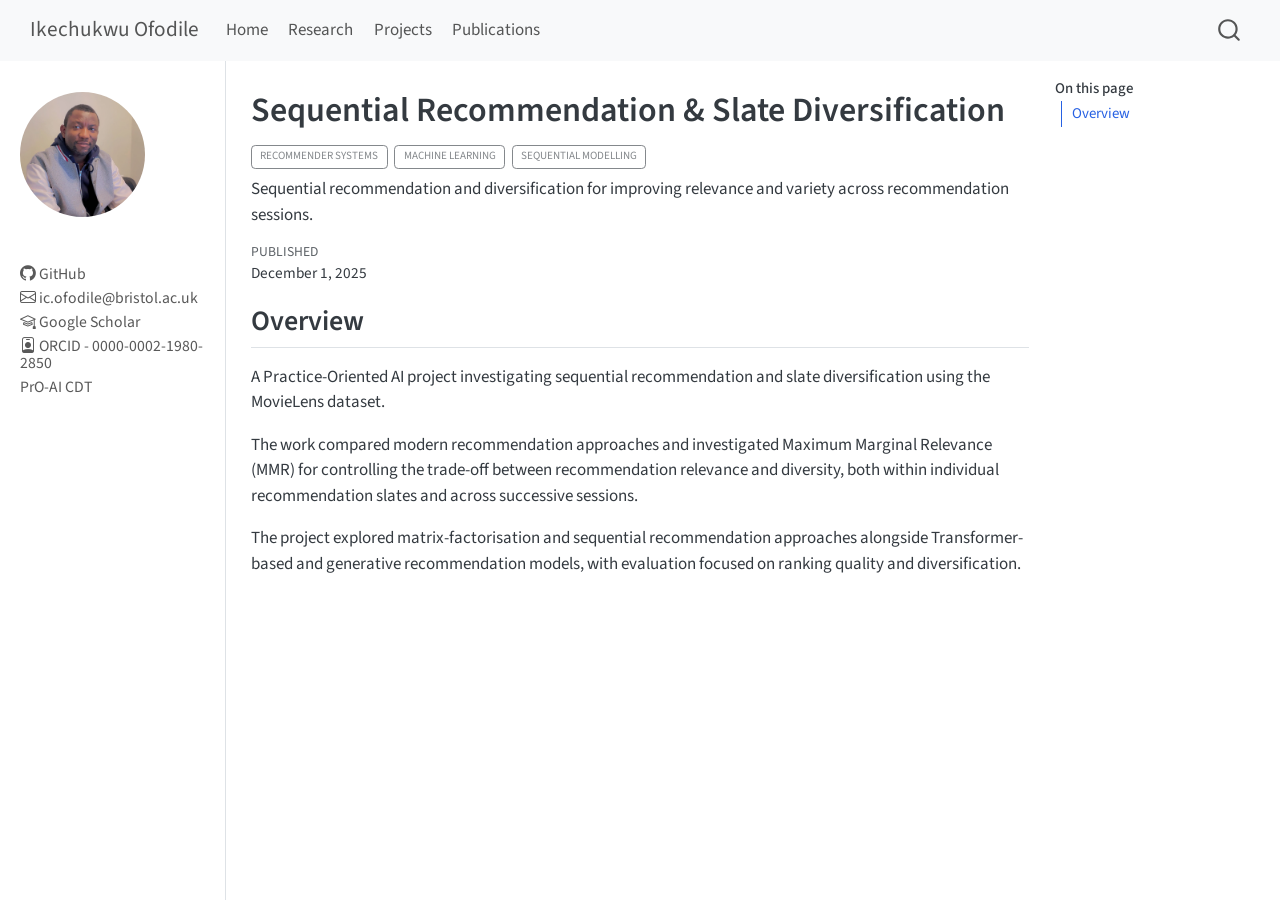
<file: projects/recsys_diversification.html>
<!DOCTYPE html>
<html xmlns="http://www.w3.org/1999/xhtml" lang="en" xml:lang="en"><head>

<meta charset="utf-8">
<meta name="generator" content="quarto-1.10.18">

<meta name="viewport" content="width=device-width, initial-scale=1.0, user-scalable=yes">

<meta name="dcterms.date" content="2025-12-01">
<meta name="description" content="Sequential recommendation and diversification for improving relevance and variety across recommendation sessions.">

<title>Sequential Recommendation &amp; Slate Diversification – Ikechukwu Ofodile</title>
<style>
/* Default styles provided by pandoc.
** See https://pandoc.org/MANUAL.html#variables-for-html for config info.
*/
span.smallcaps{font-variant: small-caps;}
div.columns{display: flex; gap: 1.5em;}
div.column{flex: auto;}
@media screen {
div.columns{gap: min(4vw, 1.5em);}
div.column{overflow-x: auto;}
}
div.hanging-indent{margin-left: 1.5em; text-indent: -1.5em;}
ul.task-list{list-style: none;}
ul.task-list li input[type="checkbox"] {
  width: 0.8em;
  margin: 0 0.8em 0.2em -1em; /* quarto-specific, see https://github.com/quarto-dev/quarto-cli/issues/4556 */ 
  vertical-align: middle;
}
</style>


<script src="../site_libs/quarto-nav/quarto-nav.js"></script>
<script src="../site_libs/quarto-nav/headroom.min.js"></script>
<script src="../site_libs/clipboard/clipboard.min.js"></script>
<script src="../site_libs/quarto-search/autocomplete.umd.js"></script>
<script src="../site_libs/quarto-search/fuse.min.js"></script>
<script src="../site_libs/quarto-search/quarto-search.js"></script>
<meta name="quarto:offset" content="../">
<script src="../site_libs/quarto-html/quarto.js" type="module"></script>
<script src="../site_libs/quarto-html/tabsets/tabsets.js" type="module"></script>
<script src="../site_libs/quarto-html/popper.min.js"></script>
<script src="../site_libs/quarto-html/tippy.umd.min.js"></script>
<script src="../site_libs/quarto-html/anchor.min.js"></script>
<link href="../site_libs/quarto-html/tippy.css" rel="stylesheet">
<link href="../site_libs/quarto-html/quarto-syntax-highlighting-64a204ab8560d761af7679ceaba22944.css" rel="stylesheet" id="quarto-text-highlighting-styles">
<script src="../site_libs/bootstrap/bootstrap.min.js"></script>
<link href="../site_libs/bootstrap/bootstrap-icons.css" rel="stylesheet">
<link href="../site_libs/bootstrap/bootstrap-629c56ba100745318e9dcb35146191d0.min.css" rel="stylesheet" append-hash="true" id="quarto-bootstrap" data-mode="light">
<script id="quarto-search-options" type="application/json">{
  "location": "navbar",
  "copy-button": false,
  "collapse-after": 3,
  "panel-placement": "end",
  "type": "overlay",
  "limit": 50,
  "keyboard-shortcut": [
    "f",
    "/",
    "s"
  ],
  "show-item-context": false,
  "language": {
    "search-no-results-text": "No results",
    "search-matching-documents-text": "matching documents",
    "search-copy-link-title": "Copy link to search",
    "search-hide-matches-text": "Hide additional matches",
    "search-more-match-text": "more match in this document",
    "search-more-matches-text": "more matches in this document",
    "search-clear-button-title": "Clear",
    "search-text-placeholder": "",
    "search-detached-cancel-button-title": "Cancel",
    "search-submit-button-title": "Submit",
    "search-label": "Search"
  }
}</script>


<link rel="stylesheet" href="../styles.css">
</head>

<body class="nav-sidebar docked nav-fixed quarto-light">

<div id="quarto-search-results"></div>
  <header id="quarto-header" class="headroom fixed-top">
    <nav class="navbar navbar-expand-lg " data-bs-theme="dark">
      <div class="navbar-container container-fluid">
      <div class="navbar-brand-container mx-auto">
    <a class="navbar-brand" href="../index.html">
    <span class="navbar-title">Ikechukwu Ofodile</span>
    </a>
  </div>
            <div id="quarto-search" class="" title="Search"></div>
          <button class="navbar-toggler" type="button" data-bs-toggle="collapse" data-bs-target="#navbarCollapse" aria-controls="navbarCollapse" role="menu" aria-expanded="false" aria-label="Toggle navigation" onclick="if (window.quartoToggleHeadroom) { window.quartoToggleHeadroom(); }">
  <span class="navbar-toggler-icon"></span>
</button>
          <div class="collapse navbar-collapse" id="navbarCollapse">
            <ul class="navbar-nav navbar-nav-scroll me-auto">
  <li class="nav-item">
    <a class="nav-link" href="../index.html"> 
<span class="menu-text">Home</span></a>
  </li>  
  <li class="nav-item">
    <a class="nav-link" href="../research.html"> 
<span class="menu-text">Research</span></a>
  </li>  
  <li class="nav-item">
    <a class="nav-link" href="../projects.html"> 
<span class="menu-text">Projects</span></a>
  </li>  
  <li class="nav-item">
    <a class="nav-link" href="../publications.html"> 
<span class="menu-text">Publications</span></a>
  </li>  
</ul>
          </div> <!-- /navcollapse -->
            <div class="quarto-navbar-tools">
</div>
      </div> <!-- /container-fluid -->
    </nav>
  <nav class="quarto-secondary-nav">
    <div class="container-fluid d-flex">
      <button type="button" class="quarto-btn-toggle btn" data-bs-toggle="collapse" role="button" data-bs-target=".quarto-sidebar-collapse-item" aria-controls="quarto-sidebar" aria-expanded="false" aria-label="Toggle sidebar navigation" onclick="if (window.quartoToggleHeadroom) { window.quartoToggleHeadroom(); }">
        <i class="bi bi-layout-text-sidebar-reverse"></i>
      </button>
        <nav class="quarto-page-breadcrumbs" aria-label="breadcrumb"><ol class="breadcrumb"><li class="breadcrumb-item">Sequential Recommendation &amp; Slate Diversification</li></ol></nav>
        <a class="flex-grow-1" role="navigation" data-bs-toggle="collapse" data-bs-target=".quarto-sidebar-collapse-item" aria-controls="quarto-sidebar" aria-expanded="false" aria-label="Toggle sidebar navigation" onclick="if (window.quartoToggleHeadroom) { window.quartoToggleHeadroom(); }">      
        </a>
      <button type="button" class="btn quarto-search-button" aria-label="Search" onclick="window.quartoOpenSearch();">
        <i class="bi bi-search"></i>
      </button>
    </div>
  </nav>
</header>
<!-- content -->
<div id="quarto-content" class="quarto-container page-columns page-rows-contents page-layout-article page-navbar">
<!-- sidebar -->
  <nav id="quarto-sidebar" class="sidebar collapse collapse-horizontal quarto-sidebar-collapse-item sidebar-navigation docked overflow-auto">
    <div class="pt-lg-2 mt-2 text-left sidebar-header">
      <a href="../index.html" class="sidebar-logo-link">
      <img src=".././images/profile_pic.JPG" alt="" class="sidebar-logo light-content py-0 d-lg-inline d-none">
      <img src=".././images/profile_pic.JPG" alt="" class="sidebar-logo dark-content py-0 d-lg-inline d-none">
      </a>
      </div>
        <div class="mt-2 flex-shrink-0 align-items-center">
        <div class="sidebar-search">
        <div id="quarto-search" class="" title="Search"></div>
        </div>
        </div>
    <div class="sidebar-menu-container"> 
    <ul class="list-unstyled mt-1">
        <li class="sidebar-item">
  <div class="sidebar-item-container"> 
  <a href="https://github.com/ic-ofodile-bristol" class="sidebar-item-text sidebar-link"><i class="bi bi-github" role="img">
</i> 
 <span class="menu-text">GitHub</span></a>
  </div>
</li>
        <li class="sidebar-item">
  <div class="sidebar-item-container"> 
  <a href="mailto:ic.ofodile@bristol.ac.uk" class="sidebar-item-text sidebar-link"><i class="bi bi-envelope" role="img">
</i> 
 <span class="menu-text">ic.ofodile@bristol.ac.uk</span></a>
  </div>
</li>
        <li class="sidebar-item">
  <div class="sidebar-item-container"> 
  <a href="https://scholar.google.com/citations?user=NEaNvBgAAAAJ&amp;hl=en&amp;oi=ao" class="sidebar-item-text sidebar-link"><i class="bi bi-mortarboard" role="img">
</i> 
 <span class="menu-text">Google Scholar</span></a>
  </div>
</li>
        <li class="sidebar-item">
  <div class="sidebar-item-container"> 
  <a href="https://orcid.org/0000-0002-1980-2850" class="sidebar-item-text sidebar-link" target="_blank"><i class="bi bi-person-badge" role="img">
</i> 
 <span class="menu-text">ORCID - 0000-0002-1980-2850</span></a>
  </div>
</li>
        <li class="sidebar-item">
  <div class="sidebar-item-container"> 
  <a href="https://www.bristol.ac.uk/cdt/practice-oriented-ai/" class="sidebar-item-text sidebar-link">
 <span class="menu-text">PrO-AI CDT</span></a>
  </div>
</li>
    </ul>
    </div>
</nav>
<div id="quarto-sidebar-glass" class="quarto-sidebar-collapse-item" data-bs-toggle="collapse" data-bs-target=".quarto-sidebar-collapse-item"></div>
<!-- margin-sidebar -->
    <div id="quarto-margin-sidebar" class="sidebar margin-sidebar">
        <nav id="TOC" role="doc-toc" class="toc-active">
    <h2 id="toc-title">On this page</h2>
   
  <ul>
  <li><a href="#overview" id="toc-overview" class="nav-link active" data-scroll-target="#overview">Overview</a></li>
  </ul>
</nav>
    </div>
<!-- main -->
<main class="content" id="quarto-document-content">

<header id="title-block-header" class="quarto-title-block default">
<div class="quarto-title">
<h1 class="title">Sequential Recommendation &amp; Slate Diversification</h1>
  <div class="quarto-categories">
    <div class="quarto-category">Recommender Systems</div>
    <div class="quarto-category">Machine Learning</div>
    <div class="quarto-category">Sequential Modelling</div>
  </div>
  </div>

<div>
  <div class="description">
    Sequential recommendation and diversification for improving relevance and variety across recommendation sessions.
  </div>
</div>


<div class="quarto-title-meta">

    
    <div>
    <div class="quarto-title-meta-heading">Published</div>
    <div class="quarto-title-meta-contents">
      <p class="date">December 1, 2025</p>
    </div>
  </div>
  
    
  </div>
  


</header>


<section id="overview" class="level2">
<h2 class="anchored" data-anchor-id="overview">Overview</h2>
<p>A Practice-Oriented AI project investigating sequential recommendation and slate diversification using the MovieLens dataset.</p>
<p>The work compared modern recommendation approaches and investigated Maximum Marginal Relevance (MMR) for controlling the trade-off between recommendation relevance and diversity, both within individual recommendation slates and across successive sessions.</p>
<p>The project explored matrix-factorisation and sequential recommendation approaches alongside Transformer-based and generative recommendation models, with evaluation focused on ranking quality and diversification.</p>


</section>

</main> <!-- /main -->
<script id="quarto-html-after-body" type="application/javascript">
  window.document.addEventListener("DOMContentLoaded", function (event) {
    const icon = "";
    const anchorJS = new window.AnchorJS();
    anchorJS.options = {
      placement: 'right',
      icon: icon
    };
    anchorJS.add('.anchored');
    const isCodeAnnotation = (el) => {
      for (const clz of el.classList) {
        if (clz.startsWith('code-annotation-')) {                     
          return true;
        }
      }
      return false;
    }
    const onCopySuccess = function(e) {
      // button target
      const button = e.trigger;
      // don't keep focus
      button.blur();
      // flash "checked"
      button.classList.add('code-copy-button-checked');
      var currentTitle = button.getAttribute("title");
      button.setAttribute("title", "Copied!");
      let tooltip;
      if (window.bootstrap) {
        button.setAttribute("data-bs-toggle", "tooltip");
        button.setAttribute("data-bs-placement", "left");
        button.setAttribute("data-bs-title", "Copied!");
        tooltip = new bootstrap.Tooltip(button, 
          { trigger: "manual", 
            customClass: "code-copy-button-tooltip",
            offset: [0, -8]});
        tooltip.show();    
      }
      setTimeout(function() {
        if (tooltip) {
          tooltip.hide();
          button.removeAttribute("data-bs-title");
          button.removeAttribute("data-bs-toggle");
          button.removeAttribute("data-bs-placement");
        }
        button.setAttribute("title", currentTitle);
        button.classList.remove('code-copy-button-checked');
      }, 1000);
      // clear code selection
      e.clearSelection();
    }
    const getTextToCopy = function(trigger) {
      const outerScaffold = trigger.parentElement.cloneNode(true);
      const codeEl = outerScaffold.querySelector('code');
      for (const childEl of codeEl.children) {
        if (isCodeAnnotation(childEl)) {
          childEl.remove();
        }
      }
      return codeEl.innerText;
    }
    const clipboard = new window.ClipboardJS('.code-copy-button:not([data-in-quarto-modal])', {
      text: getTextToCopy
    });
    clipboard.on('success', onCopySuccess);
    if (window.document.getElementById('quarto-embedded-source-code-modal')) {
      const clipboardModal = new window.ClipboardJS('.code-copy-button[data-in-quarto-modal]', {
        text: getTextToCopy,
        container: window.document.getElementById('quarto-embedded-source-code-modal')
      });
      clipboardModal.on('success', onCopySuccess);
    }
      var localhostRegex = new RegExp(/^(?:http|https):\/\/localhost\:?[0-9]*\//);
      var mailtoRegex = new RegExp(/^mailto:/);
        var filterRegex = new RegExp("https:\/\/ic-ofodile-bristol\.github\.io\/personal_page\/");
      var isInternal = (href) => {
          return filterRegex.test(href) || localhostRegex.test(href) || mailtoRegex.test(href);
      }
      // Inspect non-navigation links and adorn them if external
     var links = window.document.querySelectorAll('a[href]:not(.nav-link):not(.navbar-brand):not(.toc-action):not(.sidebar-link):not(.sidebar-item-toggle):not(.pagination-link):not(.no-external):not([aria-hidden]):not(.dropdown-item):not(.quarto-navigation-tool):not(.about-link)');
      for (var i=0; i<links.length; i++) {
        const link = links[i];
        if (!isInternal(link.href)) {
          // undo the damage that might have been done by quarto-nav.js in the case of
          // links that we want to consider external
          if (link.dataset.originalHref !== undefined) {
            link.href = link.dataset.originalHref;
          }
        }
      }
    function tippyHover(el, contentFn, onTriggerFn, onUntriggerFn) {
      const config = {
        allowHTML: true,
        maxWidth: 500,
        delay: 100,
        arrow: false,
        appendTo: function(el) {
            return el.parentElement;
        },
        interactive: true,
        interactiveBorder: 10,
        theme: 'quarto',
        placement: 'bottom-start',
      };
      if (contentFn) {
        config.content = contentFn;
      }
      if (onTriggerFn) {
        config.onTrigger = onTriggerFn;
      }
      if (onUntriggerFn) {
        config.onUntrigger = onUntriggerFn;
      }
      window.tippy(el, config); 
    }
    const noterefs = window.document.querySelectorAll('a[role="doc-noteref"]');
    for (var i=0; i<noterefs.length; i++) {
      const ref = noterefs[i];
      tippyHover(ref, function() {
        // use id or data attribute instead here
        let href = ref.getAttribute('data-footnote-href') || ref.getAttribute('href');
        try { href = new URL(href).hash; } catch {}
        const id = href.replace(/^#\/?/, "");
        const note = window.document.getElementById(id);
        if (note) {
          return note.innerHTML;
        } else {
          return "";
        }
      });
    }
    const xrefs = window.document.querySelectorAll('a.quarto-xref');
    const processXRef = (id, note) => {
      // Strip column container classes
      const stripColumnClz = (el) => {
        el.classList.remove("page-full", "page-columns");
        if (el.children) {
          for (const child of el.children) {
            stripColumnClz(child);
          }
        }
      }
      stripColumnClz(note)
      if (id === null || id.startsWith('sec-')) {
        // Special case sections, only their first couple elements
        const container = document.createElement("div");
        if (note.children && note.children.length > 2) {
          container.appendChild(note.children[0].cloneNode(true));
          for (let i = 1; i < note.children.length; i++) {
            const child = note.children[i];
            if (child.tagName === "P" && child.innerText === "") {
              continue;
            } else {
              container.appendChild(child.cloneNode(true));
              break;
            }
          }
          if (window.Quarto?.typesetMath) {
            window.Quarto.typesetMath(container);
          }
          return container.innerHTML
        } else {
          if (window.Quarto?.typesetMath) {
            window.Quarto.typesetMath(note);
          }
          return note.innerHTML;
        }
      } else {
        // Remove any anchor links if they are present
        const anchorLink = note.querySelector('a.anchorjs-link');
        if (anchorLink) {
          anchorLink.remove();
        }
        if (window.Quarto?.typesetMath) {
          window.Quarto.typesetMath(note);
        }
        if (note.classList.contains("callout")) {
          return note.outerHTML;
        } else {
          return note.innerHTML;
        }
      }
    }
    for (var i=0; i<xrefs.length; i++) {
      const xref = xrefs[i];
      tippyHover(xref, undefined, function(instance) {
        instance.disable();
        let url = xref.getAttribute('href');
        let hash = undefined; 
        if (url.startsWith('#')) {
          hash = url;
        } else {
          try { hash = new URL(url).hash; } catch {}
        }
        if (hash) {
          const id = hash.replace(/^#\/?/, "");
          const note = window.document.getElementById(id);
          if (note !== null) {
            try {
              const html = processXRef(id, note.cloneNode(true));
              instance.setContent(html);
            } finally {
              instance.enable();
              instance.show();
            }
          } else {
            // See if we can fetch this
            fetch(url.split('#')[0])
            .then(res => res.text())
            .then(html => {
              const parser = new DOMParser();
              const htmlDoc = parser.parseFromString(html, "text/html");
              const note = htmlDoc.getElementById(id);
              if (note !== null) {
                const html = processXRef(id, note);
                instance.setContent(html);
              } 
            }).finally(() => {
              instance.enable();
              instance.show();
            });
          }
        } else {
          // See if we can fetch a full url (with no hash to target)
          // This is a special case and we should probably do some content thinning / targeting
          fetch(url)
          .then(res => res.text())
          .then(html => {
            const parser = new DOMParser();
            const htmlDoc = parser.parseFromString(html, "text/html");
            const note = htmlDoc.querySelector('main.content');
            if (note !== null) {
              // This should only happen for chapter cross references
              // (since there is no id in the URL)
              // remove the first header
              if (note.children.length > 0 && note.children[0].tagName === "HEADER") {
                note.children[0].remove();
              }
              const html = processXRef(null, note);
              instance.setContent(html);
            } 
          }).finally(() => {
            instance.enable();
            instance.show();
          });
        }
      }, function(instance) {
      });
    }
        let selectedAnnoteEl;
        const selectorForAnnotation = ( cell, annotation) => {
          let cellAttr = 'data-code-cell="' + cell + '"';
          let lineAttr = 'data-code-annotation="' +  annotation + '"';
          const selector = 'span[' + cellAttr + '][' + lineAttr + ']';
          return selector;
        }
        const selectCodeLines = (annoteEl) => {
          const doc = window.document;
          const targetCell = annoteEl.getAttribute("data-target-cell");
          const targetAnnotation = annoteEl.getAttribute("data-target-annotation");
          const annoteSpan = window.document.querySelector(selectorForAnnotation(targetCell, targetAnnotation));
          const lines = annoteSpan.getAttribute("data-code-lines").split(",");
          const lineIds = lines.map((line) => {
            return targetCell + "-" + line;
          })
          let top = null;
          let height = null;
          let parent = null;
          if (lineIds.length > 0) {
              //compute the position of the single el (top and bottom and make a div)
              const el = window.document.getElementById(lineIds[0]);
              top = el.offsetTop;
              height = el.offsetHeight;
              parent = el.parentElement.parentElement;
            if (lineIds.length > 1) {
              const lastEl = window.document.getElementById(lineIds[lineIds.length - 1]);
              const bottom = lastEl.offsetTop + lastEl.offsetHeight;
              height = bottom - top;
            }
            if (top !== null && height !== null && parent !== null) {
              // cook up a div (if necessary) and position it 
              let div = window.document.getElementById("code-annotation-line-highlight");
              if (div === null) {
                div = window.document.createElement("div");
                div.setAttribute("id", "code-annotation-line-highlight");
                div.style.position = 'absolute';
                parent.appendChild(div);
              }
              div.style.top = top - 2 + "px";
              div.style.height = height + 4 + "px";
              div.style.left = 0;
              let gutterDiv = window.document.getElementById("code-annotation-line-highlight-gutter");
              if (gutterDiv === null) {
                gutterDiv = window.document.createElement("div");
                gutterDiv.setAttribute("id", "code-annotation-line-highlight-gutter");
                gutterDiv.style.position = 'absolute';
                const codeCell = window.document.getElementById(targetCell);
                const gutter = codeCell.querySelector('.code-annotation-gutter');
                gutter.appendChild(gutterDiv);
              }
              gutterDiv.style.top = top - 2 + "px";
              gutterDiv.style.height = height + 4 + "px";
            }
            selectedAnnoteEl = annoteEl;
          }
        };
        const unselectCodeLines = () => {
          const elementsIds = ["code-annotation-line-highlight", "code-annotation-line-highlight-gutter"];
          elementsIds.forEach((elId) => {
            const div = window.document.getElementById(elId);
            if (div) {
              div.remove();
            }
          });
          selectedAnnoteEl = undefined;
        };
          // Handle positioning of the toggle
      window.addEventListener(
        "resize",
        throttle(() => {
          elRect = undefined;
          if (selectedAnnoteEl) {
            selectCodeLines(selectedAnnoteEl);
          }
        }, 10)
      );
      function throttle(fn, ms) {
      let throttle = false;
      let timer;
        return (...args) => {
          if(!throttle) { // first call gets through
              fn.apply(this, args);
              throttle = true;
          } else { // all the others get throttled
              if(timer) clearTimeout(timer); // cancel #2
              timer = setTimeout(() => {
                fn.apply(this, args);
                timer = throttle = false;
              }, ms);
          }
        };
      }
        // Attach click handler to the DT
        const annoteDls = window.document.querySelectorAll('dt[data-target-cell]');
        for (const annoteDlNode of annoteDls) {
          annoteDlNode.addEventListener('click', (event) => {
            const clickedEl = event.target;
            if (clickedEl !== selectedAnnoteEl) {
              unselectCodeLines();
              const activeEl = window.document.querySelector('dt[data-target-cell].code-annotation-active');
              if (activeEl) {
                activeEl.classList.remove('code-annotation-active');
              }
              selectCodeLines(clickedEl);
              clickedEl.classList.add('code-annotation-active');
            } else {
              // Unselect the line
              unselectCodeLines();
              clickedEl.classList.remove('code-annotation-active');
            }
          });
        }
    const findCites = (el) => {
      const parentEl = el.parentElement;
      if (parentEl) {
        const cites = parentEl.dataset.cites;
        if (cites) {
          return {
            el,
            cites: cites.split(' ')
          };
        } else {
          return findCites(el.parentElement)
        }
      } else {
        return undefined;
      }
    };
    var bibliorefs = window.document.querySelectorAll('a[role="doc-biblioref"]');
    for (var i=0; i<bibliorefs.length; i++) {
      const ref = bibliorefs[i];
      const citeInfo = findCites(ref);
      if (citeInfo) {
        tippyHover(citeInfo.el, function() {
          var popup = window.document.createElement('div');
          citeInfo.cites.forEach(function(cite) {
            var citeDiv = window.document.createElement('div');
            citeDiv.classList.add('hanging-indent');
            citeDiv.classList.add('csl-entry');
            var biblioDiv = window.document.getElementById('ref-' + cite);
            if (biblioDiv) {
              citeDiv.innerHTML = biblioDiv.innerHTML;
            }
            popup.appendChild(citeDiv);
          });
          return popup.innerHTML;
        });
      }
    }
  });
  </script>
</div> <!-- /content -->




</body></html>
</file>
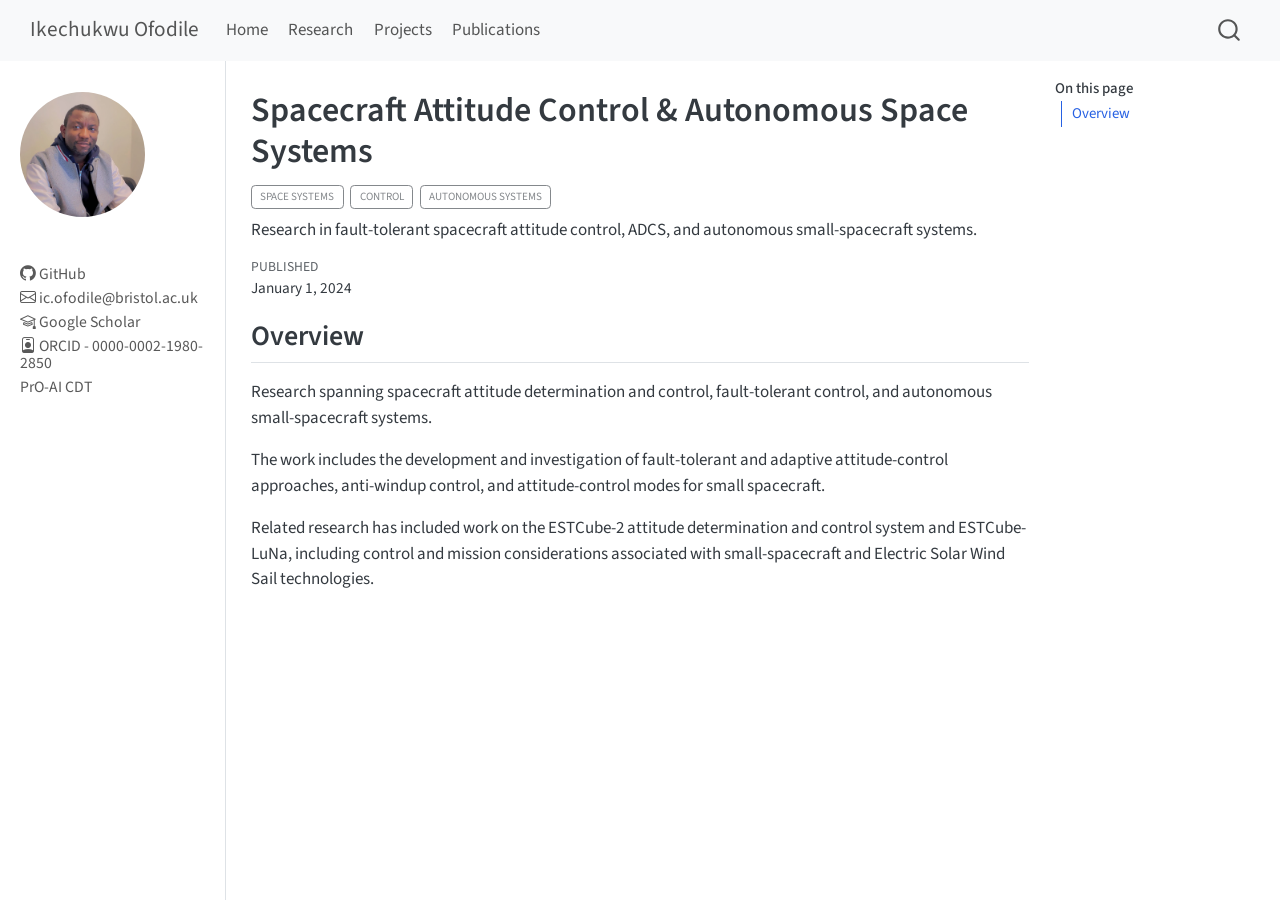
<file: projects/spacecraft_autonomous_systems.html>
<!DOCTYPE html>
<html xmlns="http://www.w3.org/1999/xhtml" lang="en" xml:lang="en"><head>

<meta charset="utf-8">
<meta name="generator" content="quarto-1.10.18">

<meta name="viewport" content="width=device-width, initial-scale=1.0, user-scalable=yes">

<meta name="dcterms.date" content="2024-01-01">
<meta name="description" content="Research in fault-tolerant spacecraft attitude control, ADCS, and autonomous small-spacecraft systems.">

<title>Spacecraft Attitude Control &amp; Autonomous Space Systems – Ikechukwu Ofodile</title>
<style>
/* Default styles provided by pandoc.
** See https://pandoc.org/MANUAL.html#variables-for-html for config info.
*/
span.smallcaps{font-variant: small-caps;}
div.columns{display: flex; gap: 1.5em;}
div.column{flex: auto;}
@media screen {
div.columns{gap: min(4vw, 1.5em);}
div.column{overflow-x: auto;}
}
div.hanging-indent{margin-left: 1.5em; text-indent: -1.5em;}
ul.task-list{list-style: none;}
ul.task-list li input[type="checkbox"] {
  width: 0.8em;
  margin: 0 0.8em 0.2em -1em; /* quarto-specific, see https://github.com/quarto-dev/quarto-cli/issues/4556 */ 
  vertical-align: middle;
}
</style>


<script src="../site_libs/quarto-nav/quarto-nav.js"></script>
<script src="../site_libs/quarto-nav/headroom.min.js"></script>
<script src="../site_libs/clipboard/clipboard.min.js"></script>
<script src="../site_libs/quarto-search/autocomplete.umd.js"></script>
<script src="../site_libs/quarto-search/fuse.min.js"></script>
<script src="../site_libs/quarto-search/quarto-search.js"></script>
<meta name="quarto:offset" content="../">
<script src="../site_libs/quarto-html/quarto.js" type="module"></script>
<script src="../site_libs/quarto-html/tabsets/tabsets.js" type="module"></script>
<script src="../site_libs/quarto-html/popper.min.js"></script>
<script src="../site_libs/quarto-html/tippy.umd.min.js"></script>
<script src="../site_libs/quarto-html/anchor.min.js"></script>
<link href="../site_libs/quarto-html/tippy.css" rel="stylesheet">
<link href="../site_libs/quarto-html/quarto-syntax-highlighting-64a204ab8560d761af7679ceaba22944.css" rel="stylesheet" id="quarto-text-highlighting-styles">
<script src="../site_libs/bootstrap/bootstrap.min.js"></script>
<link href="../site_libs/bootstrap/bootstrap-icons.css" rel="stylesheet">
<link href="../site_libs/bootstrap/bootstrap-629c56ba100745318e9dcb35146191d0.min.css" rel="stylesheet" append-hash="true" id="quarto-bootstrap" data-mode="light">
<script id="quarto-search-options" type="application/json">{
  "location": "navbar",
  "copy-button": false,
  "collapse-after": 3,
  "panel-placement": "end",
  "type": "overlay",
  "limit": 50,
  "keyboard-shortcut": [
    "f",
    "/",
    "s"
  ],
  "show-item-context": false,
  "language": {
    "search-no-results-text": "No results",
    "search-matching-documents-text": "matching documents",
    "search-copy-link-title": "Copy link to search",
    "search-hide-matches-text": "Hide additional matches",
    "search-more-match-text": "more match in this document",
    "search-more-matches-text": "more matches in this document",
    "search-clear-button-title": "Clear",
    "search-text-placeholder": "",
    "search-detached-cancel-button-title": "Cancel",
    "search-submit-button-title": "Submit",
    "search-label": "Search"
  }
}</script>


<link rel="stylesheet" href="../styles.css">
</head>

<body class="nav-sidebar docked nav-fixed quarto-light">

<div id="quarto-search-results"></div>
  <header id="quarto-header" class="headroom fixed-top">
    <nav class="navbar navbar-expand-lg " data-bs-theme="dark">
      <div class="navbar-container container-fluid">
      <div class="navbar-brand-container mx-auto">
    <a class="navbar-brand" href="../index.html">
    <span class="navbar-title">Ikechukwu Ofodile</span>
    </a>
  </div>
            <div id="quarto-search" class="" title="Search"></div>
          <button class="navbar-toggler" type="button" data-bs-toggle="collapse" data-bs-target="#navbarCollapse" aria-controls="navbarCollapse" role="menu" aria-expanded="false" aria-label="Toggle navigation" onclick="if (window.quartoToggleHeadroom) { window.quartoToggleHeadroom(); }">
  <span class="navbar-toggler-icon"></span>
</button>
          <div class="collapse navbar-collapse" id="navbarCollapse">
            <ul class="navbar-nav navbar-nav-scroll me-auto">
  <li class="nav-item">
    <a class="nav-link" href="../index.html"> 
<span class="menu-text">Home</span></a>
  </li>  
  <li class="nav-item">
    <a class="nav-link" href="../research.html"> 
<span class="menu-text">Research</span></a>
  </li>  
  <li class="nav-item">
    <a class="nav-link" href="../projects.html"> 
<span class="menu-text">Projects</span></a>
  </li>  
  <li class="nav-item">
    <a class="nav-link" href="../publications.html"> 
<span class="menu-text">Publications</span></a>
  </li>  
</ul>
          </div> <!-- /navcollapse -->
            <div class="quarto-navbar-tools">
</div>
      </div> <!-- /container-fluid -->
    </nav>
  <nav class="quarto-secondary-nav">
    <div class="container-fluid d-flex">
      <button type="button" class="quarto-btn-toggle btn" data-bs-toggle="collapse" role="button" data-bs-target=".quarto-sidebar-collapse-item" aria-controls="quarto-sidebar" aria-expanded="false" aria-label="Toggle sidebar navigation" onclick="if (window.quartoToggleHeadroom) { window.quartoToggleHeadroom(); }">
        <i class="bi bi-layout-text-sidebar-reverse"></i>
      </button>
        <nav class="quarto-page-breadcrumbs" aria-label="breadcrumb"><ol class="breadcrumb"><li class="breadcrumb-item">Spacecraft Attitude Control &amp; Autonomous Space Systems</li></ol></nav>
        <a class="flex-grow-1" role="navigation" data-bs-toggle="collapse" data-bs-target=".quarto-sidebar-collapse-item" aria-controls="quarto-sidebar" aria-expanded="false" aria-label="Toggle sidebar navigation" onclick="if (window.quartoToggleHeadroom) { window.quartoToggleHeadroom(); }">      
        </a>
      <button type="button" class="btn quarto-search-button" aria-label="Search" onclick="window.quartoOpenSearch();">
        <i class="bi bi-search"></i>
      </button>
    </div>
  </nav>
</header>
<!-- content -->
<div id="quarto-content" class="quarto-container page-columns page-rows-contents page-layout-article page-navbar">
<!-- sidebar -->
  <nav id="quarto-sidebar" class="sidebar collapse collapse-horizontal quarto-sidebar-collapse-item sidebar-navigation docked overflow-auto">
    <div class="pt-lg-2 mt-2 text-left sidebar-header">
      <a href="../index.html" class="sidebar-logo-link">
      <img src=".././images/profile_pic.JPG" alt="" class="sidebar-logo light-content py-0 d-lg-inline d-none">
      <img src=".././images/profile_pic.JPG" alt="" class="sidebar-logo dark-content py-0 d-lg-inline d-none">
      </a>
      </div>
        <div class="mt-2 flex-shrink-0 align-items-center">
        <div class="sidebar-search">
        <div id="quarto-search" class="" title="Search"></div>
        </div>
        </div>
    <div class="sidebar-menu-container"> 
    <ul class="list-unstyled mt-1">
        <li class="sidebar-item">
  <div class="sidebar-item-container"> 
  <a href="https://github.com/ic-ofodile-bristol" class="sidebar-item-text sidebar-link"><i class="bi bi-github" role="img">
</i> 
 <span class="menu-text">GitHub</span></a>
  </div>
</li>
        <li class="sidebar-item">
  <div class="sidebar-item-container"> 
  <a href="mailto:ic.ofodile@bristol.ac.uk" class="sidebar-item-text sidebar-link"><i class="bi bi-envelope" role="img">
</i> 
 <span class="menu-text">ic.ofodile@bristol.ac.uk</span></a>
  </div>
</li>
        <li class="sidebar-item">
  <div class="sidebar-item-container"> 
  <a href="https://scholar.google.com/citations?user=NEaNvBgAAAAJ&amp;hl=en&amp;oi=ao" class="sidebar-item-text sidebar-link"><i class="bi bi-mortarboard" role="img">
</i> 
 <span class="menu-text">Google Scholar</span></a>
  </div>
</li>
        <li class="sidebar-item">
  <div class="sidebar-item-container"> 
  <a href="https://orcid.org/0000-0002-1980-2850" class="sidebar-item-text sidebar-link" target="_blank"><i class="bi bi-person-badge" role="img">
</i> 
 <span class="menu-text">ORCID - 0000-0002-1980-2850</span></a>
  </div>
</li>
        <li class="sidebar-item">
  <div class="sidebar-item-container"> 
  <a href="https://www.bristol.ac.uk/cdt/practice-oriented-ai/" class="sidebar-item-text sidebar-link">
 <span class="menu-text">PrO-AI CDT</span></a>
  </div>
</li>
    </ul>
    </div>
</nav>
<div id="quarto-sidebar-glass" class="quarto-sidebar-collapse-item" data-bs-toggle="collapse" data-bs-target=".quarto-sidebar-collapse-item"></div>
<!-- margin-sidebar -->
    <div id="quarto-margin-sidebar" class="sidebar margin-sidebar">
        <nav id="TOC" role="doc-toc" class="toc-active">
    <h2 id="toc-title">On this page</h2>
   
  <ul>
  <li><a href="#overview" id="toc-overview" class="nav-link active" data-scroll-target="#overview">Overview</a></li>
  </ul>
</nav>
    </div>
<!-- main -->
<main class="content" id="quarto-document-content">

<header id="title-block-header" class="quarto-title-block default">
<div class="quarto-title">
<h1 class="title">Spacecraft Attitude Control &amp; Autonomous Space Systems</h1>
  <div class="quarto-categories">
    <div class="quarto-category">Space Systems</div>
    <div class="quarto-category">Control</div>
    <div class="quarto-category">Autonomous Systems</div>
  </div>
  </div>

<div>
  <div class="description">
    Research in fault-tolerant spacecraft attitude control, ADCS, and autonomous small-spacecraft systems.
  </div>
</div>


<div class="quarto-title-meta">

    
    <div>
    <div class="quarto-title-meta-heading">Published</div>
    <div class="quarto-title-meta-contents">
      <p class="date">January 1, 2024</p>
    </div>
  </div>
  
    
  </div>
  


</header>


<section id="overview" class="level2">
<h2 class="anchored" data-anchor-id="overview">Overview</h2>
<p>Research spanning spacecraft attitude determination and control, fault-tolerant control, and autonomous small-spacecraft systems.</p>
<p>The work includes the development and investigation of fault-tolerant and adaptive attitude-control approaches, anti-windup control, and attitude-control modes for small spacecraft.</p>
<p>Related research has included work on the ESTCube-2 attitude determination and control system and ESTCube-LuNa, including control and mission considerations associated with small-spacecraft and Electric Solar Wind Sail technologies.</p>


</section>

</main> <!-- /main -->
<script id="quarto-html-after-body" type="application/javascript">
  window.document.addEventListener("DOMContentLoaded", function (event) {
    const icon = "";
    const anchorJS = new window.AnchorJS();
    anchorJS.options = {
      placement: 'right',
      icon: icon
    };
    anchorJS.add('.anchored');
    const isCodeAnnotation = (el) => {
      for (const clz of el.classList) {
        if (clz.startsWith('code-annotation-')) {                     
          return true;
        }
      }
      return false;
    }
    const onCopySuccess = function(e) {
      // button target
      const button = e.trigger;
      // don't keep focus
      button.blur();
      // flash "checked"
      button.classList.add('code-copy-button-checked');
      var currentTitle = button.getAttribute("title");
      button.setAttribute("title", "Copied!");
      let tooltip;
      if (window.bootstrap) {
        button.setAttribute("data-bs-toggle", "tooltip");
        button.setAttribute("data-bs-placement", "left");
        button.setAttribute("data-bs-title", "Copied!");
        tooltip = new bootstrap.Tooltip(button, 
          { trigger: "manual", 
            customClass: "code-copy-button-tooltip",
            offset: [0, -8]});
        tooltip.show();    
      }
      setTimeout(function() {
        if (tooltip) {
          tooltip.hide();
          button.removeAttribute("data-bs-title");
          button.removeAttribute("data-bs-toggle");
          button.removeAttribute("data-bs-placement");
        }
        button.setAttribute("title", currentTitle);
        button.classList.remove('code-copy-button-checked');
      }, 1000);
      // clear code selection
      e.clearSelection();
    }
    const getTextToCopy = function(trigger) {
      const outerScaffold = trigger.parentElement.cloneNode(true);
      const codeEl = outerScaffold.querySelector('code');
      for (const childEl of codeEl.children) {
        if (isCodeAnnotation(childEl)) {
          childEl.remove();
        }
      }
      return codeEl.innerText;
    }
    const clipboard = new window.ClipboardJS('.code-copy-button:not([data-in-quarto-modal])', {
      text: getTextToCopy
    });
    clipboard.on('success', onCopySuccess);
    if (window.document.getElementById('quarto-embedded-source-code-modal')) {
      const clipboardModal = new window.ClipboardJS('.code-copy-button[data-in-quarto-modal]', {
        text: getTextToCopy,
        container: window.document.getElementById('quarto-embedded-source-code-modal')
      });
      clipboardModal.on('success', onCopySuccess);
    }
      var localhostRegex = new RegExp(/^(?:http|https):\/\/localhost\:?[0-9]*\//);
      var mailtoRegex = new RegExp(/^mailto:/);
        var filterRegex = new RegExp("https:\/\/ic-ofodile-bristol\.github\.io\/personal_page\/");
      var isInternal = (href) => {
          return filterRegex.test(href) || localhostRegex.test(href) || mailtoRegex.test(href);
      }
      // Inspect non-navigation links and adorn them if external
     var links = window.document.querySelectorAll('a[href]:not(.nav-link):not(.navbar-brand):not(.toc-action):not(.sidebar-link):not(.sidebar-item-toggle):not(.pagination-link):not(.no-external):not([aria-hidden]):not(.dropdown-item):not(.quarto-navigation-tool):not(.about-link)');
      for (var i=0; i<links.length; i++) {
        const link = links[i];
        if (!isInternal(link.href)) {
          // undo the damage that might have been done by quarto-nav.js in the case of
          // links that we want to consider external
          if (link.dataset.originalHref !== undefined) {
            link.href = link.dataset.originalHref;
          }
        }
      }
    function tippyHover(el, contentFn, onTriggerFn, onUntriggerFn) {
      const config = {
        allowHTML: true,
        maxWidth: 500,
        delay: 100,
        arrow: false,
        appendTo: function(el) {
            return el.parentElement;
        },
        interactive: true,
        interactiveBorder: 10,
        theme: 'quarto',
        placement: 'bottom-start',
      };
      if (contentFn) {
        config.content = contentFn;
      }
      if (onTriggerFn) {
        config.onTrigger = onTriggerFn;
      }
      if (onUntriggerFn) {
        config.onUntrigger = onUntriggerFn;
      }
      window.tippy(el, config); 
    }
    const noterefs = window.document.querySelectorAll('a[role="doc-noteref"]');
    for (var i=0; i<noterefs.length; i++) {
      const ref = noterefs[i];
      tippyHover(ref, function() {
        // use id or data attribute instead here
        let href = ref.getAttribute('data-footnote-href') || ref.getAttribute('href');
        try { href = new URL(href).hash; } catch {}
        const id = href.replace(/^#\/?/, "");
        const note = window.document.getElementById(id);
        if (note) {
          return note.innerHTML;
        } else {
          return "";
        }
      });
    }
    const xrefs = window.document.querySelectorAll('a.quarto-xref');
    const processXRef = (id, note) => {
      // Strip column container classes
      const stripColumnClz = (el) => {
        el.classList.remove("page-full", "page-columns");
        if (el.children) {
          for (const child of el.children) {
            stripColumnClz(child);
          }
        }
      }
      stripColumnClz(note)
      if (id === null || id.startsWith('sec-')) {
        // Special case sections, only their first couple elements
        const container = document.createElement("div");
        if (note.children && note.children.length > 2) {
          container.appendChild(note.children[0].cloneNode(true));
          for (let i = 1; i < note.children.length; i++) {
            const child = note.children[i];
            if (child.tagName === "P" && child.innerText === "") {
              continue;
            } else {
              container.appendChild(child.cloneNode(true));
              break;
            }
          }
          if (window.Quarto?.typesetMath) {
            window.Quarto.typesetMath(container);
          }
          return container.innerHTML
        } else {
          if (window.Quarto?.typesetMath) {
            window.Quarto.typesetMath(note);
          }
          return note.innerHTML;
        }
      } else {
        // Remove any anchor links if they are present
        const anchorLink = note.querySelector('a.anchorjs-link');
        if (anchorLink) {
          anchorLink.remove();
        }
        if (window.Quarto?.typesetMath) {
          window.Quarto.typesetMath(note);
        }
        if (note.classList.contains("callout")) {
          return note.outerHTML;
        } else {
          return note.innerHTML;
        }
      }
    }
    for (var i=0; i<xrefs.length; i++) {
      const xref = xrefs[i];
      tippyHover(xref, undefined, function(instance) {
        instance.disable();
        let url = xref.getAttribute('href');
        let hash = undefined; 
        if (url.startsWith('#')) {
          hash = url;
        } else {
          try { hash = new URL(url).hash; } catch {}
        }
        if (hash) {
          const id = hash.replace(/^#\/?/, "");
          const note = window.document.getElementById(id);
          if (note !== null) {
            try {
              const html = processXRef(id, note.cloneNode(true));
              instance.setContent(html);
            } finally {
              instance.enable();
              instance.show();
            }
          } else {
            // See if we can fetch this
            fetch(url.split('#')[0])
            .then(res => res.text())
            .then(html => {
              const parser = new DOMParser();
              const htmlDoc = parser.parseFromString(html, "text/html");
              const note = htmlDoc.getElementById(id);
              if (note !== null) {
                const html = processXRef(id, note);
                instance.setContent(html);
              } 
            }).finally(() => {
              instance.enable();
              instance.show();
            });
          }
        } else {
          // See if we can fetch a full url (with no hash to target)
          // This is a special case and we should probably do some content thinning / targeting
          fetch(url)
          .then(res => res.text())
          .then(html => {
            const parser = new DOMParser();
            const htmlDoc = parser.parseFromString(html, "text/html");
            const note = htmlDoc.querySelector('main.content');
            if (note !== null) {
              // This should only happen for chapter cross references
              // (since there is no id in the URL)
              // remove the first header
              if (note.children.length > 0 && note.children[0].tagName === "HEADER") {
                note.children[0].remove();
              }
              const html = processXRef(null, note);
              instance.setContent(html);
            } 
          }).finally(() => {
            instance.enable();
            instance.show();
          });
        }
      }, function(instance) {
      });
    }
        let selectedAnnoteEl;
        const selectorForAnnotation = ( cell, annotation) => {
          let cellAttr = 'data-code-cell="' + cell + '"';
          let lineAttr = 'data-code-annotation="' +  annotation + '"';
          const selector = 'span[' + cellAttr + '][' + lineAttr + ']';
          return selector;
        }
        const selectCodeLines = (annoteEl) => {
          const doc = window.document;
          const targetCell = annoteEl.getAttribute("data-target-cell");
          const targetAnnotation = annoteEl.getAttribute("data-target-annotation");
          const annoteSpan = window.document.querySelector(selectorForAnnotation(targetCell, targetAnnotation));
          const lines = annoteSpan.getAttribute("data-code-lines").split(",");
          const lineIds = lines.map((line) => {
            return targetCell + "-" + line;
          })
          let top = null;
          let height = null;
          let parent = null;
          if (lineIds.length > 0) {
              //compute the position of the single el (top and bottom and make a div)
              const el = window.document.getElementById(lineIds[0]);
              top = el.offsetTop;
              height = el.offsetHeight;
              parent = el.parentElement.parentElement;
            if (lineIds.length > 1) {
              const lastEl = window.document.getElementById(lineIds[lineIds.length - 1]);
              const bottom = lastEl.offsetTop + lastEl.offsetHeight;
              height = bottom - top;
            }
            if (top !== null && height !== null && parent !== null) {
              // cook up a div (if necessary) and position it 
              let div = window.document.getElementById("code-annotation-line-highlight");
              if (div === null) {
                div = window.document.createElement("div");
                div.setAttribute("id", "code-annotation-line-highlight");
                div.style.position = 'absolute';
                parent.appendChild(div);
              }
              div.style.top = top - 2 + "px";
              div.style.height = height + 4 + "px";
              div.style.left = 0;
              let gutterDiv = window.document.getElementById("code-annotation-line-highlight-gutter");
              if (gutterDiv === null) {
                gutterDiv = window.document.createElement("div");
                gutterDiv.setAttribute("id", "code-annotation-line-highlight-gutter");
                gutterDiv.style.position = 'absolute';
                const codeCell = window.document.getElementById(targetCell);
                const gutter = codeCell.querySelector('.code-annotation-gutter');
                gutter.appendChild(gutterDiv);
              }
              gutterDiv.style.top = top - 2 + "px";
              gutterDiv.style.height = height + 4 + "px";
            }
            selectedAnnoteEl = annoteEl;
          }
        };
        const unselectCodeLines = () => {
          const elementsIds = ["code-annotation-line-highlight", "code-annotation-line-highlight-gutter"];
          elementsIds.forEach((elId) => {
            const div = window.document.getElementById(elId);
            if (div) {
              div.remove();
            }
          });
          selectedAnnoteEl = undefined;
        };
          // Handle positioning of the toggle
      window.addEventListener(
        "resize",
        throttle(() => {
          elRect = undefined;
          if (selectedAnnoteEl) {
            selectCodeLines(selectedAnnoteEl);
          }
        }, 10)
      );
      function throttle(fn, ms) {
      let throttle = false;
      let timer;
        return (...args) => {
          if(!throttle) { // first call gets through
              fn.apply(this, args);
              throttle = true;
          } else { // all the others get throttled
              if(timer) clearTimeout(timer); // cancel #2
              timer = setTimeout(() => {
                fn.apply(this, args);
                timer = throttle = false;
              }, ms);
          }
        };
      }
        // Attach click handler to the DT
        const annoteDls = window.document.querySelectorAll('dt[data-target-cell]');
        for (const annoteDlNode of annoteDls) {
          annoteDlNode.addEventListener('click', (event) => {
            const clickedEl = event.target;
            if (clickedEl !== selectedAnnoteEl) {
              unselectCodeLines();
              const activeEl = window.document.querySelector('dt[data-target-cell].code-annotation-active');
              if (activeEl) {
                activeEl.classList.remove('code-annotation-active');
              }
              selectCodeLines(clickedEl);
              clickedEl.classList.add('code-annotation-active');
            } else {
              // Unselect the line
              unselectCodeLines();
              clickedEl.classList.remove('code-annotation-active');
            }
          });
        }
    const findCites = (el) => {
      const parentEl = el.parentElement;
      if (parentEl) {
        const cites = parentEl.dataset.cites;
        if (cites) {
          return {
            el,
            cites: cites.split(' ')
          };
        } else {
          return findCites(el.parentElement)
        }
      } else {
        return undefined;
      }
    };
    var bibliorefs = window.document.querySelectorAll('a[role="doc-biblioref"]');
    for (var i=0; i<bibliorefs.length; i++) {
      const ref = bibliorefs[i];
      const citeInfo = findCites(ref);
      if (citeInfo) {
        tippyHover(citeInfo.el, function() {
          var popup = window.document.createElement('div');
          citeInfo.cites.forEach(function(cite) {
            var citeDiv = window.document.createElement('div');
            citeDiv.classList.add('hanging-indent');
            citeDiv.classList.add('csl-entry');
            var biblioDiv = window.document.getElementById('ref-' + cite);
            if (biblioDiv) {
              citeDiv.innerHTML = biblioDiv.innerHTML;
            }
            popup.appendChild(citeDiv);
          });
          return popup.innerHTML;
        });
      }
    }
  });
  </script>
</div> <!-- /content -->




</body></html>
</file>
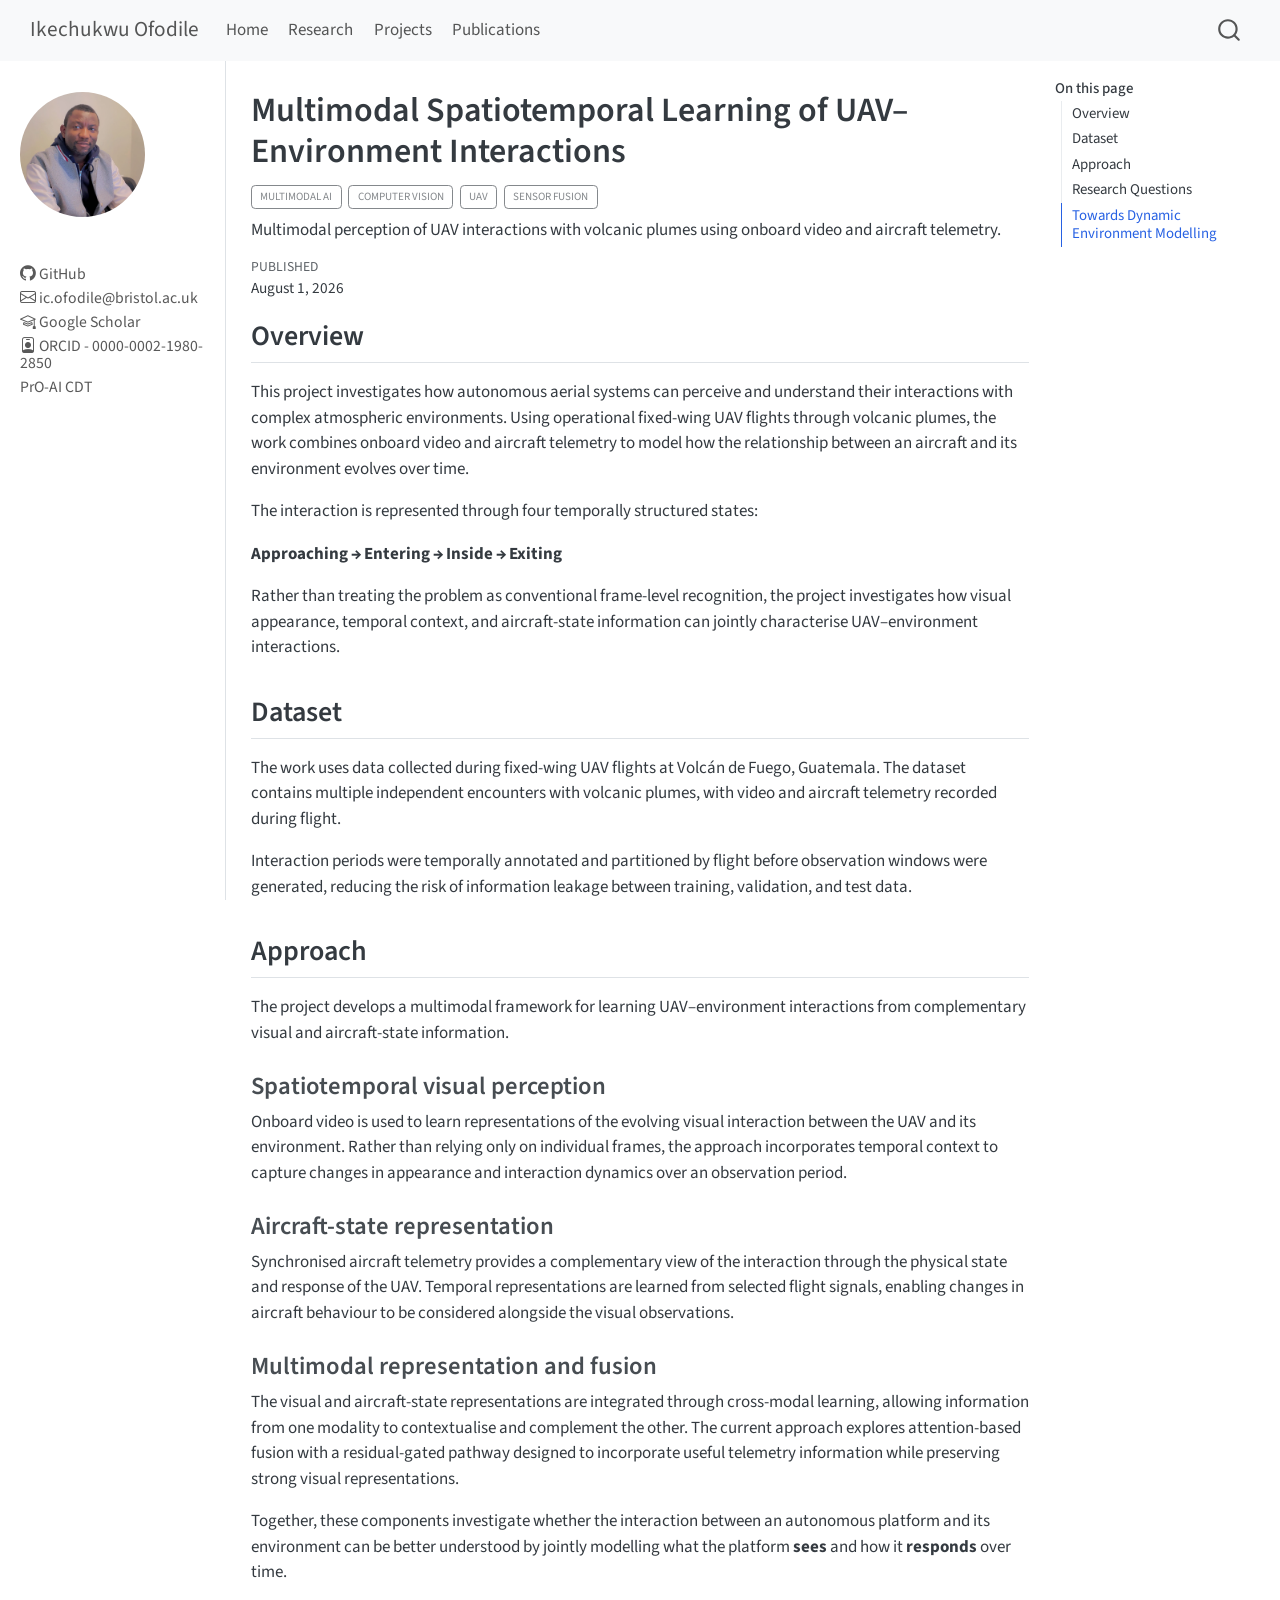
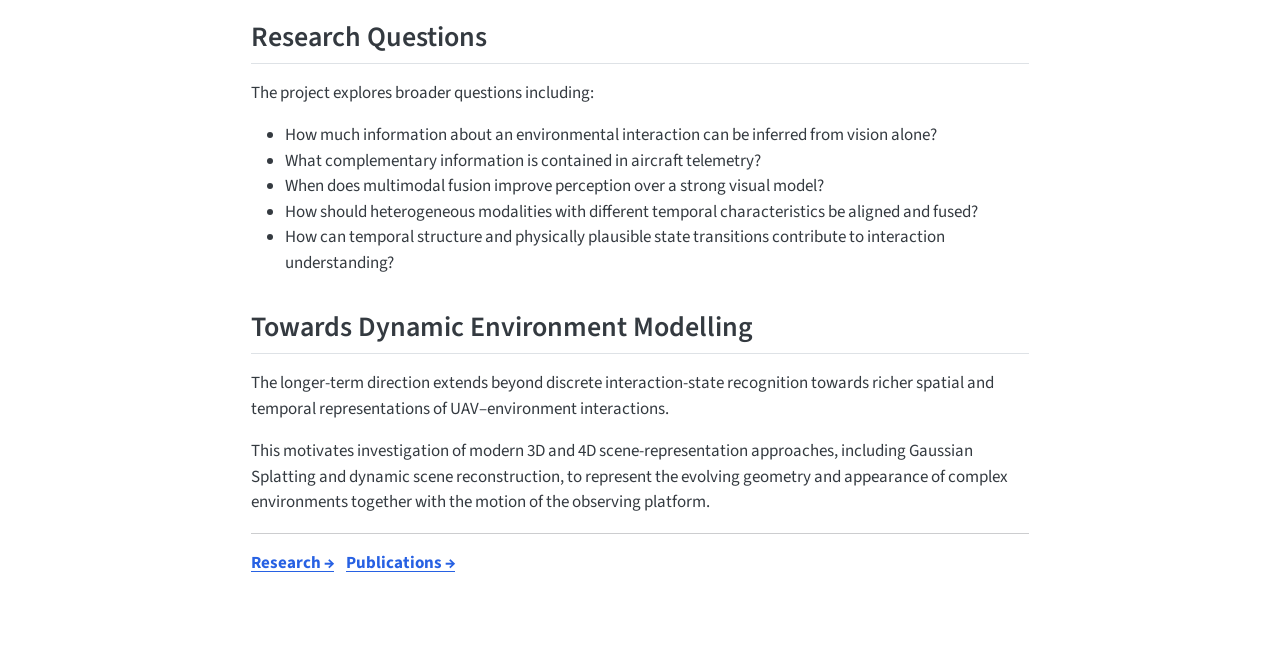
<file: projects/uav_environment_interaction.html>
<!DOCTYPE html>
<html xmlns="http://www.w3.org/1999/xhtml" lang="en" xml:lang="en"><head>

<meta charset="utf-8">
<meta name="generator" content="quarto-1.10.18">

<meta name="viewport" content="width=device-width, initial-scale=1.0, user-scalable=yes">

<meta name="dcterms.date" content="2026-08-01">
<meta name="description" content="Multimodal perception of UAV interactions with volcanic plumes using onboard video and aircraft telemetry.">

<title>Multimodal Spatiotemporal Learning of UAV–Environment Interactions – Ikechukwu Ofodile</title>
<style>
/* Default styles provided by pandoc.
** See https://pandoc.org/MANUAL.html#variables-for-html for config info.
*/
span.smallcaps{font-variant: small-caps;}
div.columns{display: flex; gap: 1.5em;}
div.column{flex: auto;}
@media screen {
div.columns{gap: min(4vw, 1.5em);}
div.column{overflow-x: auto;}
}
div.hanging-indent{margin-left: 1.5em; text-indent: -1.5em;}
ul.task-list{list-style: none;}
ul.task-list li input[type="checkbox"] {
  width: 0.8em;
  margin: 0 0.8em 0.2em -1em; /* quarto-specific, see https://github.com/quarto-dev/quarto-cli/issues/4556 */ 
  vertical-align: middle;
}
</style>


<script src="../site_libs/quarto-nav/quarto-nav.js"></script>
<script src="../site_libs/quarto-nav/headroom.min.js"></script>
<script src="../site_libs/clipboard/clipboard.min.js"></script>
<script src="../site_libs/quarto-search/autocomplete.umd.js"></script>
<script src="../site_libs/quarto-search/fuse.min.js"></script>
<script src="../site_libs/quarto-search/quarto-search.js"></script>
<meta name="quarto:offset" content="../">
<script src="../site_libs/quarto-html/quarto.js" type="module"></script>
<script src="../site_libs/quarto-html/tabsets/tabsets.js" type="module"></script>
<script src="../site_libs/quarto-html/popper.min.js"></script>
<script src="../site_libs/quarto-html/tippy.umd.min.js"></script>
<script src="../site_libs/quarto-html/anchor.min.js"></script>
<link href="../site_libs/quarto-html/tippy.css" rel="stylesheet">
<link href="../site_libs/quarto-html/quarto-syntax-highlighting-64a204ab8560d761af7679ceaba22944.css" rel="stylesheet" id="quarto-text-highlighting-styles">
<script src="../site_libs/bootstrap/bootstrap.min.js"></script>
<link href="../site_libs/bootstrap/bootstrap-icons.css" rel="stylesheet">
<link href="../site_libs/bootstrap/bootstrap-629c56ba100745318e9dcb35146191d0.min.css" rel="stylesheet" append-hash="true" id="quarto-bootstrap" data-mode="light">
<script id="quarto-search-options" type="application/json">{
  "location": "navbar",
  "copy-button": false,
  "collapse-after": 3,
  "panel-placement": "end",
  "type": "overlay",
  "limit": 50,
  "keyboard-shortcut": [
    "f",
    "/",
    "s"
  ],
  "show-item-context": false,
  "language": {
    "search-no-results-text": "No results",
    "search-matching-documents-text": "matching documents",
    "search-copy-link-title": "Copy link to search",
    "search-hide-matches-text": "Hide additional matches",
    "search-more-match-text": "more match in this document",
    "search-more-matches-text": "more matches in this document",
    "search-clear-button-title": "Clear",
    "search-text-placeholder": "",
    "search-detached-cancel-button-title": "Cancel",
    "search-submit-button-title": "Submit",
    "search-label": "Search"
  }
}</script>


<link rel="stylesheet" href="../styles.css">
</head>

<body class="nav-sidebar docked nav-fixed quarto-light">

<div id="quarto-search-results"></div>
  <header id="quarto-header" class="headroom fixed-top">
    <nav class="navbar navbar-expand-lg " data-bs-theme="dark">
      <div class="navbar-container container-fluid">
      <div class="navbar-brand-container mx-auto">
    <a class="navbar-brand" href="../index.html">
    <span class="navbar-title">Ikechukwu Ofodile</span>
    </a>
  </div>
            <div id="quarto-search" class="" title="Search"></div>
          <button class="navbar-toggler" type="button" data-bs-toggle="collapse" data-bs-target="#navbarCollapse" aria-controls="navbarCollapse" role="menu" aria-expanded="false" aria-label="Toggle navigation" onclick="if (window.quartoToggleHeadroom) { window.quartoToggleHeadroom(); }">
  <span class="navbar-toggler-icon"></span>
</button>
          <div class="collapse navbar-collapse" id="navbarCollapse">
            <ul class="navbar-nav navbar-nav-scroll me-auto">
  <li class="nav-item">
    <a class="nav-link" href="../index.html"> 
<span class="menu-text">Home</span></a>
  </li>  
  <li class="nav-item">
    <a class="nav-link" href="../research.html"> 
<span class="menu-text">Research</span></a>
  </li>  
  <li class="nav-item">
    <a class="nav-link" href="../projects.html"> 
<span class="menu-text">Projects</span></a>
  </li>  
  <li class="nav-item">
    <a class="nav-link" href="../publications.html"> 
<span class="menu-text">Publications</span></a>
  </li>  
</ul>
          </div> <!-- /navcollapse -->
            <div class="quarto-navbar-tools">
</div>
      </div> <!-- /container-fluid -->
    </nav>
  <nav class="quarto-secondary-nav">
    <div class="container-fluid d-flex">
      <button type="button" class="quarto-btn-toggle btn" data-bs-toggle="collapse" role="button" data-bs-target=".quarto-sidebar-collapse-item" aria-controls="quarto-sidebar" aria-expanded="false" aria-label="Toggle sidebar navigation" onclick="if (window.quartoToggleHeadroom) { window.quartoToggleHeadroom(); }">
        <i class="bi bi-layout-text-sidebar-reverse"></i>
      </button>
        <nav class="quarto-page-breadcrumbs" aria-label="breadcrumb"><ol class="breadcrumb"><li class="breadcrumb-item">Multimodal Spatiotemporal Learning of UAV–Environment Interactions</li></ol></nav>
        <a class="flex-grow-1" role="navigation" data-bs-toggle="collapse" data-bs-target=".quarto-sidebar-collapse-item" aria-controls="quarto-sidebar" aria-expanded="false" aria-label="Toggle sidebar navigation" onclick="if (window.quartoToggleHeadroom) { window.quartoToggleHeadroom(); }">      
        </a>
      <button type="button" class="btn quarto-search-button" aria-label="Search" onclick="window.quartoOpenSearch();">
        <i class="bi bi-search"></i>
      </button>
    </div>
  </nav>
</header>
<!-- content -->
<div id="quarto-content" class="quarto-container page-columns page-rows-contents page-layout-article page-navbar">
<!-- sidebar -->
  <nav id="quarto-sidebar" class="sidebar collapse collapse-horizontal quarto-sidebar-collapse-item sidebar-navigation docked overflow-auto">
    <div class="pt-lg-2 mt-2 text-left sidebar-header">
      <a href="../index.html" class="sidebar-logo-link">
      <img src=".././images/profile_pic.JPG" alt="" class="sidebar-logo light-content py-0 d-lg-inline d-none">
      <img src=".././images/profile_pic.JPG" alt="" class="sidebar-logo dark-content py-0 d-lg-inline d-none">
      </a>
      </div>
        <div class="mt-2 flex-shrink-0 align-items-center">
        <div class="sidebar-search">
        <div id="quarto-search" class="" title="Search"></div>
        </div>
        </div>
    <div class="sidebar-menu-container"> 
    <ul class="list-unstyled mt-1">
        <li class="sidebar-item">
  <div class="sidebar-item-container"> 
  <a href="https://github.com/ic-ofodile-bristol" class="sidebar-item-text sidebar-link"><i class="bi bi-github" role="img">
</i> 
 <span class="menu-text">GitHub</span></a>
  </div>
</li>
        <li class="sidebar-item">
  <div class="sidebar-item-container"> 
  <a href="mailto:ic.ofodile@bristol.ac.uk" class="sidebar-item-text sidebar-link"><i class="bi bi-envelope" role="img">
</i> 
 <span class="menu-text">ic.ofodile@bristol.ac.uk</span></a>
  </div>
</li>
        <li class="sidebar-item">
  <div class="sidebar-item-container"> 
  <a href="https://scholar.google.com/citations?user=NEaNvBgAAAAJ&amp;hl=en&amp;oi=ao" class="sidebar-item-text sidebar-link"><i class="bi bi-mortarboard" role="img">
</i> 
 <span class="menu-text">Google Scholar</span></a>
  </div>
</li>
        <li class="sidebar-item">
  <div class="sidebar-item-container"> 
  <a href="https://orcid.org/0000-0002-1980-2850" class="sidebar-item-text sidebar-link" target="_blank"><i class="bi bi-person-badge" role="img">
</i> 
 <span class="menu-text">ORCID - 0000-0002-1980-2850</span></a>
  </div>
</li>
        <li class="sidebar-item">
  <div class="sidebar-item-container"> 
  <a href="https://www.bristol.ac.uk/cdt/practice-oriented-ai/" class="sidebar-item-text sidebar-link">
 <span class="menu-text">PrO-AI CDT</span></a>
  </div>
</li>
    </ul>
    </div>
</nav>
<div id="quarto-sidebar-glass" class="quarto-sidebar-collapse-item" data-bs-toggle="collapse" data-bs-target=".quarto-sidebar-collapse-item"></div>
<!-- margin-sidebar -->
    <div id="quarto-margin-sidebar" class="sidebar margin-sidebar">
        <nav id="TOC" role="doc-toc" class="toc-active">
    <h2 id="toc-title">On this page</h2>
   
  <ul>
  <li><a href="#overview" id="toc-overview" class="nav-link active" data-scroll-target="#overview">Overview</a></li>
  <li><a href="#dataset" id="toc-dataset" class="nav-link" data-scroll-target="#dataset">Dataset</a></li>
  <li><a href="#approach" id="toc-approach" class="nav-link" data-scroll-target="#approach">Approach</a>
  <ul class="collapse">
  <li><a href="#spatiotemporal-visual-perception" id="toc-spatiotemporal-visual-perception" class="nav-link" data-scroll-target="#spatiotemporal-visual-perception">Spatiotemporal visual perception</a></li>
  <li><a href="#aircraft-state-representation" id="toc-aircraft-state-representation" class="nav-link" data-scroll-target="#aircraft-state-representation">Aircraft-state representation</a></li>
  <li><a href="#multimodal-representation-and-fusion" id="toc-multimodal-representation-and-fusion" class="nav-link" data-scroll-target="#multimodal-representation-and-fusion">Multimodal representation and fusion</a></li>
  </ul></li>
  <li><a href="#research-questions" id="toc-research-questions" class="nav-link" data-scroll-target="#research-questions">Research Questions</a></li>
  <li><a href="#towards-dynamic-environment-modelling" id="toc-towards-dynamic-environment-modelling" class="nav-link" data-scroll-target="#towards-dynamic-environment-modelling">Towards Dynamic Environment Modelling</a></li>
  </ul>
</nav>
    </div>
<!-- main -->
<main class="content" id="quarto-document-content">

<header id="title-block-header" class="quarto-title-block default">
<div class="quarto-title">
<h1 class="title">Multimodal Spatiotemporal Learning of UAV–Environment Interactions</h1>
  <div class="quarto-categories">
    <div class="quarto-category">Multimodal AI</div>
    <div class="quarto-category">Computer Vision</div>
    <div class="quarto-category">UAV</div>
    <div class="quarto-category">Sensor Fusion</div>
  </div>
  </div>

<div>
  <div class="description">
    Multimodal perception of UAV interactions with volcanic plumes using onboard video and aircraft telemetry.
  </div>
</div>


<div class="quarto-title-meta">

    
    <div>
    <div class="quarto-title-meta-heading">Published</div>
    <div class="quarto-title-meta-contents">
      <p class="date">August 1, 2026</p>
    </div>
  </div>
  
    
  </div>
  


</header>


<section id="overview" class="level2">
<h2 class="anchored" data-anchor-id="overview">Overview</h2>
<p>This project investigates how autonomous aerial systems can perceive and understand their interactions with complex atmospheric environments. Using operational fixed-wing UAV flights through volcanic plumes, the work combines onboard video and aircraft telemetry to model how the relationship between an aircraft and its environment evolves over time.</p>
<p>The interaction is represented through four temporally structured states:</p>
<p><strong>Approaching → Entering → Inside → Exiting</strong></p>
<p>Rather than treating the problem as conventional frame-level recognition, the project investigates how visual appearance, temporal context, and aircraft-state information can jointly characterise UAV–environment interactions.</p>
</section>
<section id="dataset" class="level2">
<h2 class="anchored" data-anchor-id="dataset">Dataset</h2>
<p>The work uses data collected during fixed-wing UAV flights at Volcán de Fuego, Guatemala. The dataset contains multiple independent encounters with volcanic plumes, with video and aircraft telemetry recorded during flight.</p>
<p>Interaction periods were temporally annotated and partitioned by flight before observation windows were generated, reducing the risk of information leakage between training, validation, and test data.</p>
</section>
<section id="approach" class="level2">
<h2 class="anchored" data-anchor-id="approach">Approach</h2>
<p>The project develops a multimodal framework for learning UAV–environment interactions from complementary visual and aircraft-state information.</p>
<section id="spatiotemporal-visual-perception" class="level3">
<h3 class="anchored" data-anchor-id="spatiotemporal-visual-perception">Spatiotemporal visual perception</h3>
<p>Onboard video is used to learn representations of the evolving visual interaction between the UAV and its environment. Rather than relying only on individual frames, the approach incorporates temporal context to capture changes in appearance and interaction dynamics over an observation period.</p>
</section>
<section id="aircraft-state-representation" class="level3">
<h3 class="anchored" data-anchor-id="aircraft-state-representation">Aircraft-state representation</h3>
<p>Synchronised aircraft telemetry provides a complementary view of the interaction through the physical state and response of the UAV. Temporal representations are learned from selected flight signals, enabling changes in aircraft behaviour to be considered alongside the visual observations.</p>
</section>
<section id="multimodal-representation-and-fusion" class="level3">
<h3 class="anchored" data-anchor-id="multimodal-representation-and-fusion">Multimodal representation and fusion</h3>
<p>The visual and aircraft-state representations are integrated through cross-modal learning, allowing information from one modality to contextualise and complement the other. The current approach explores attention-based fusion with a residual-gated pathway designed to incorporate useful telemetry information while preserving strong visual representations.</p>
<p>Together, these components investigate whether the interaction between an autonomous platform and its environment can be better understood by jointly modelling what the platform <strong>sees</strong> and how it <strong>responds</strong> over time.</p>
</section>
</section>
<section id="research-questions" class="level2">
<h2 class="anchored" data-anchor-id="research-questions">Research Questions</h2>
<p>The project explores broader questions including:</p>
<ul>
<li>How much information about an environmental interaction can be inferred from vision alone?</li>
<li>What complementary information is contained in aircraft telemetry?</li>
<li>When does multimodal fusion improve perception over a strong visual model?</li>
<li>How should heterogeneous modalities with different temporal characteristics be aligned and fused?</li>
<li>How can temporal structure and physically plausible state transitions contribute to interaction understanding?</li>
</ul>
</section>
<section id="towards-dynamic-environment-modelling" class="level2">
<h2 class="anchored" data-anchor-id="towards-dynamic-environment-modelling">Towards Dynamic Environment Modelling</h2>
<p>The longer-term direction extends beyond discrete interaction-state recognition towards richer spatial and temporal representations of UAV–environment interactions.</p>
<p>This motivates investigation of modern 3D and 4D scene-representation approaches, including Gaussian Splatting and dynamic scene reconstruction, to represent the evolving geometry and appearance of complex environments together with the motion of the observing platform.</p>
<hr>
<p><a href="../research.html"><strong>Research →</strong></a> &nbsp;&nbsp; <a href="../publications.html"><strong>Publications →</strong></a></p>


</section>

</main> <!-- /main -->
<script id="quarto-html-after-body" type="application/javascript">
  window.document.addEventListener("DOMContentLoaded", function (event) {
    const icon = "";
    const anchorJS = new window.AnchorJS();
    anchorJS.options = {
      placement: 'right',
      icon: icon
    };
    anchorJS.add('.anchored');
    const isCodeAnnotation = (el) => {
      for (const clz of el.classList) {
        if (clz.startsWith('code-annotation-')) {                     
          return true;
        }
      }
      return false;
    }
    const onCopySuccess = function(e) {
      // button target
      const button = e.trigger;
      // don't keep focus
      button.blur();
      // flash "checked"
      button.classList.add('code-copy-button-checked');
      var currentTitle = button.getAttribute("title");
      button.setAttribute("title", "Copied!");
      let tooltip;
      if (window.bootstrap) {
        button.setAttribute("data-bs-toggle", "tooltip");
        button.setAttribute("data-bs-placement", "left");
        button.setAttribute("data-bs-title", "Copied!");
        tooltip = new bootstrap.Tooltip(button, 
          { trigger: "manual", 
            customClass: "code-copy-button-tooltip",
            offset: [0, -8]});
        tooltip.show();    
      }
      setTimeout(function() {
        if (tooltip) {
          tooltip.hide();
          button.removeAttribute("data-bs-title");
          button.removeAttribute("data-bs-toggle");
          button.removeAttribute("data-bs-placement");
        }
        button.setAttribute("title", currentTitle);
        button.classList.remove('code-copy-button-checked');
      }, 1000);
      // clear code selection
      e.clearSelection();
    }
    const getTextToCopy = function(trigger) {
      const outerScaffold = trigger.parentElement.cloneNode(true);
      const codeEl = outerScaffold.querySelector('code');
      for (const childEl of codeEl.children) {
        if (isCodeAnnotation(childEl)) {
          childEl.remove();
        }
      }
      return codeEl.innerText;
    }
    const clipboard = new window.ClipboardJS('.code-copy-button:not([data-in-quarto-modal])', {
      text: getTextToCopy
    });
    clipboard.on('success', onCopySuccess);
    if (window.document.getElementById('quarto-embedded-source-code-modal')) {
      const clipboardModal = new window.ClipboardJS('.code-copy-button[data-in-quarto-modal]', {
        text: getTextToCopy,
        container: window.document.getElementById('quarto-embedded-source-code-modal')
      });
      clipboardModal.on('success', onCopySuccess);
    }
      var localhostRegex = new RegExp(/^(?:http|https):\/\/localhost\:?[0-9]*\//);
      var mailtoRegex = new RegExp(/^mailto:/);
        var filterRegex = new RegExp("https:\/\/ic-ofodile-bristol\.github\.io\/personal_page\/");
      var isInternal = (href) => {
          return filterRegex.test(href) || localhostRegex.test(href) || mailtoRegex.test(href);
      }
      // Inspect non-navigation links and adorn them if external
     var links = window.document.querySelectorAll('a[href]:not(.nav-link):not(.navbar-brand):not(.toc-action):not(.sidebar-link):not(.sidebar-item-toggle):not(.pagination-link):not(.no-external):not([aria-hidden]):not(.dropdown-item):not(.quarto-navigation-tool):not(.about-link)');
      for (var i=0; i<links.length; i++) {
        const link = links[i];
        if (!isInternal(link.href)) {
          // undo the damage that might have been done by quarto-nav.js in the case of
          // links that we want to consider external
          if (link.dataset.originalHref !== undefined) {
            link.href = link.dataset.originalHref;
          }
        }
      }
    function tippyHover(el, contentFn, onTriggerFn, onUntriggerFn) {
      const config = {
        allowHTML: true,
        maxWidth: 500,
        delay: 100,
        arrow: false,
        appendTo: function(el) {
            return el.parentElement;
        },
        interactive: true,
        interactiveBorder: 10,
        theme: 'quarto',
        placement: 'bottom-start',
      };
      if (contentFn) {
        config.content = contentFn;
      }
      if (onTriggerFn) {
        config.onTrigger = onTriggerFn;
      }
      if (onUntriggerFn) {
        config.onUntrigger = onUntriggerFn;
      }
      window.tippy(el, config); 
    }
    const noterefs = window.document.querySelectorAll('a[role="doc-noteref"]');
    for (var i=0; i<noterefs.length; i++) {
      const ref = noterefs[i];
      tippyHover(ref, function() {
        // use id or data attribute instead here
        let href = ref.getAttribute('data-footnote-href') || ref.getAttribute('href');
        try { href = new URL(href).hash; } catch {}
        const id = href.replace(/^#\/?/, "");
        const note = window.document.getElementById(id);
        if (note) {
          return note.innerHTML;
        } else {
          return "";
        }
      });
    }
    const xrefs = window.document.querySelectorAll('a.quarto-xref');
    const processXRef = (id, note) => {
      // Strip column container classes
      const stripColumnClz = (el) => {
        el.classList.remove("page-full", "page-columns");
        if (el.children) {
          for (const child of el.children) {
            stripColumnClz(child);
          }
        }
      }
      stripColumnClz(note)
      if (id === null || id.startsWith('sec-')) {
        // Special case sections, only their first couple elements
        const container = document.createElement("div");
        if (note.children && note.children.length > 2) {
          container.appendChild(note.children[0].cloneNode(true));
          for (let i = 1; i < note.children.length; i++) {
            const child = note.children[i];
            if (child.tagName === "P" && child.innerText === "") {
              continue;
            } else {
              container.appendChild(child.cloneNode(true));
              break;
            }
          }
          if (window.Quarto?.typesetMath) {
            window.Quarto.typesetMath(container);
          }
          return container.innerHTML
        } else {
          if (window.Quarto?.typesetMath) {
            window.Quarto.typesetMath(note);
          }
          return note.innerHTML;
        }
      } else {
        // Remove any anchor links if they are present
        const anchorLink = note.querySelector('a.anchorjs-link');
        if (anchorLink) {
          anchorLink.remove();
        }
        if (window.Quarto?.typesetMath) {
          window.Quarto.typesetMath(note);
        }
        if (note.classList.contains("callout")) {
          return note.outerHTML;
        } else {
          return note.innerHTML;
        }
      }
    }
    for (var i=0; i<xrefs.length; i++) {
      const xref = xrefs[i];
      tippyHover(xref, undefined, function(instance) {
        instance.disable();
        let url = xref.getAttribute('href');
        let hash = undefined; 
        if (url.startsWith('#')) {
          hash = url;
        } else {
          try { hash = new URL(url).hash; } catch {}
        }
        if (hash) {
          const id = hash.replace(/^#\/?/, "");
          const note = window.document.getElementById(id);
          if (note !== null) {
            try {
              const html = processXRef(id, note.cloneNode(true));
              instance.setContent(html);
            } finally {
              instance.enable();
              instance.show();
            }
          } else {
            // See if we can fetch this
            fetch(url.split('#')[0])
            .then(res => res.text())
            .then(html => {
              const parser = new DOMParser();
              const htmlDoc = parser.parseFromString(html, "text/html");
              const note = htmlDoc.getElementById(id);
              if (note !== null) {
                const html = processXRef(id, note);
                instance.setContent(html);
              } 
            }).finally(() => {
              instance.enable();
              instance.show();
            });
          }
        } else {
          // See if we can fetch a full url (with no hash to target)
          // This is a special case and we should probably do some content thinning / targeting
          fetch(url)
          .then(res => res.text())
          .then(html => {
            const parser = new DOMParser();
            const htmlDoc = parser.parseFromString(html, "text/html");
            const note = htmlDoc.querySelector('main.content');
            if (note !== null) {
              // This should only happen for chapter cross references
              // (since there is no id in the URL)
              // remove the first header
              if (note.children.length > 0 && note.children[0].tagName === "HEADER") {
                note.children[0].remove();
              }
              const html = processXRef(null, note);
              instance.setContent(html);
            } 
          }).finally(() => {
            instance.enable();
            instance.show();
          });
        }
      }, function(instance) {
      });
    }
        let selectedAnnoteEl;
        const selectorForAnnotation = ( cell, annotation) => {
          let cellAttr = 'data-code-cell="' + cell + '"';
          let lineAttr = 'data-code-annotation="' +  annotation + '"';
          const selector = 'span[' + cellAttr + '][' + lineAttr + ']';
          return selector;
        }
        const selectCodeLines = (annoteEl) => {
          const doc = window.document;
          const targetCell = annoteEl.getAttribute("data-target-cell");
          const targetAnnotation = annoteEl.getAttribute("data-target-annotation");
          const annoteSpan = window.document.querySelector(selectorForAnnotation(targetCell, targetAnnotation));
          const lines = annoteSpan.getAttribute("data-code-lines").split(",");
          const lineIds = lines.map((line) => {
            return targetCell + "-" + line;
          })
          let top = null;
          let height = null;
          let parent = null;
          if (lineIds.length > 0) {
              //compute the position of the single el (top and bottom and make a div)
              const el = window.document.getElementById(lineIds[0]);
              top = el.offsetTop;
              height = el.offsetHeight;
              parent = el.parentElement.parentElement;
            if (lineIds.length > 1) {
              const lastEl = window.document.getElementById(lineIds[lineIds.length - 1]);
              const bottom = lastEl.offsetTop + lastEl.offsetHeight;
              height = bottom - top;
            }
            if (top !== null && height !== null && parent !== null) {
              // cook up a div (if necessary) and position it 
              let div = window.document.getElementById("code-annotation-line-highlight");
              if (div === null) {
                div = window.document.createElement("div");
                div.setAttribute("id", "code-annotation-line-highlight");
                div.style.position = 'absolute';
                parent.appendChild(div);
              }
              div.style.top = top - 2 + "px";
              div.style.height = height + 4 + "px";
              div.style.left = 0;
              let gutterDiv = window.document.getElementById("code-annotation-line-highlight-gutter");
              if (gutterDiv === null) {
                gutterDiv = window.document.createElement("div");
                gutterDiv.setAttribute("id", "code-annotation-line-highlight-gutter");
                gutterDiv.style.position = 'absolute';
                const codeCell = window.document.getElementById(targetCell);
                const gutter = codeCell.querySelector('.code-annotation-gutter');
                gutter.appendChild(gutterDiv);
              }
              gutterDiv.style.top = top - 2 + "px";
              gutterDiv.style.height = height + 4 + "px";
            }
            selectedAnnoteEl = annoteEl;
          }
        };
        const unselectCodeLines = () => {
          const elementsIds = ["code-annotation-line-highlight", "code-annotation-line-highlight-gutter"];
          elementsIds.forEach((elId) => {
            const div = window.document.getElementById(elId);
            if (div) {
              div.remove();
            }
          });
          selectedAnnoteEl = undefined;
        };
          // Handle positioning of the toggle
      window.addEventListener(
        "resize",
        throttle(() => {
          elRect = undefined;
          if (selectedAnnoteEl) {
            selectCodeLines(selectedAnnoteEl);
          }
        }, 10)
      );
      function throttle(fn, ms) {
      let throttle = false;
      let timer;
        return (...args) => {
          if(!throttle) { // first call gets through
              fn.apply(this, args);
              throttle = true;
          } else { // all the others get throttled
              if(timer) clearTimeout(timer); // cancel #2
              timer = setTimeout(() => {
                fn.apply(this, args);
                timer = throttle = false;
              }, ms);
          }
        };
      }
        // Attach click handler to the DT
        const annoteDls = window.document.querySelectorAll('dt[data-target-cell]');
        for (const annoteDlNode of annoteDls) {
          annoteDlNode.addEventListener('click', (event) => {
            const clickedEl = event.target;
            if (clickedEl !== selectedAnnoteEl) {
              unselectCodeLines();
              const activeEl = window.document.querySelector('dt[data-target-cell].code-annotation-active');
              if (activeEl) {
                activeEl.classList.remove('code-annotation-active');
              }
              selectCodeLines(clickedEl);
              clickedEl.classList.add('code-annotation-active');
            } else {
              // Unselect the line
              unselectCodeLines();
              clickedEl.classList.remove('code-annotation-active');
            }
          });
        }
    const findCites = (el) => {
      const parentEl = el.parentElement;
      if (parentEl) {
        const cites = parentEl.dataset.cites;
        if (cites) {
          return {
            el,
            cites: cites.split(' ')
          };
        } else {
          return findCites(el.parentElement)
        }
      } else {
        return undefined;
      }
    };
    var bibliorefs = window.document.querySelectorAll('a[role="doc-biblioref"]');
    for (var i=0; i<bibliorefs.length; i++) {
      const ref = bibliorefs[i];
      const citeInfo = findCites(ref);
      if (citeInfo) {
        tippyHover(citeInfo.el, function() {
          var popup = window.document.createElement('div');
          citeInfo.cites.forEach(function(cite) {
            var citeDiv = window.document.createElement('div');
            citeDiv.classList.add('hanging-indent');
            citeDiv.classList.add('csl-entry');
            var biblioDiv = window.document.getElementById('ref-' + cite);
            if (biblioDiv) {
              citeDiv.innerHTML = biblioDiv.innerHTML;
            }
            popup.appendChild(citeDiv);
          });
          return popup.innerHTML;
        });
      }
    }
  });
  </script>
</div> <!-- /content -->




</body></html>
</file>
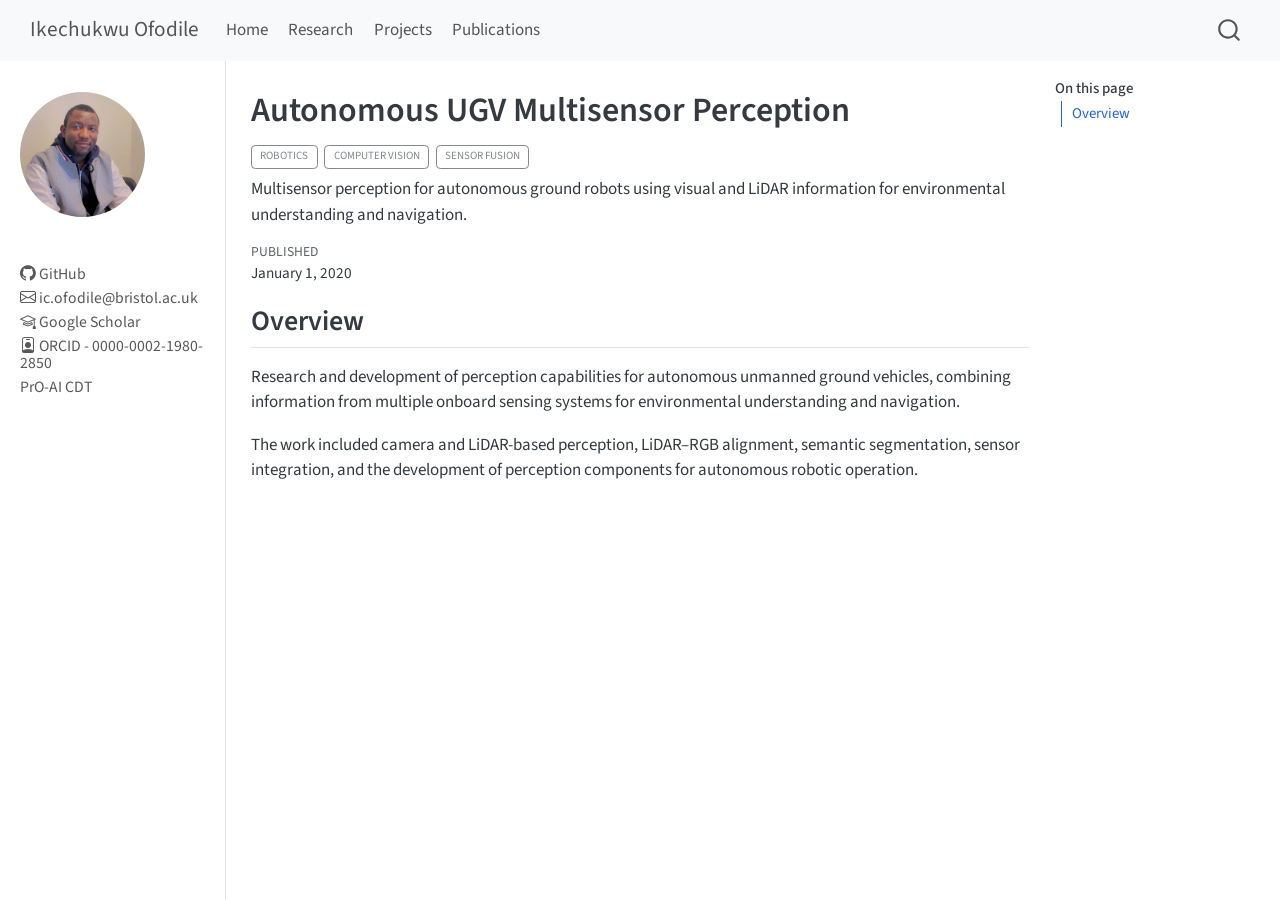
<file: projects/ugv_multisensor_perception.html>
<!DOCTYPE html>
<html xmlns="http://www.w3.org/1999/xhtml" lang="en" xml:lang="en"><head>

<meta charset="utf-8">
<meta name="generator" content="quarto-1.10.18">

<meta name="viewport" content="width=device-width, initial-scale=1.0, user-scalable=yes">

<meta name="dcterms.date" content="2020-01-01">
<meta name="description" content="Multisensor perception for autonomous ground robots using visual and LiDAR information for environmental understanding and navigation.">

<title>Autonomous UGV Multisensor Perception – Ikechukwu Ofodile</title>
<style>
/* Default styles provided by pandoc.
** See https://pandoc.org/MANUAL.html#variables-for-html for config info.
*/
span.smallcaps{font-variant: small-caps;}
div.columns{display: flex; gap: 1.5em;}
div.column{flex: auto;}
@media screen {
div.columns{gap: min(4vw, 1.5em);}
div.column{overflow-x: auto;}
}
div.hanging-indent{margin-left: 1.5em; text-indent: -1.5em;}
ul.task-list{list-style: none;}
ul.task-list li input[type="checkbox"] {
  width: 0.8em;
  margin: 0 0.8em 0.2em -1em; /* quarto-specific, see https://github.com/quarto-dev/quarto-cli/issues/4556 */ 
  vertical-align: middle;
}
</style>


<script src="../site_libs/quarto-nav/quarto-nav.js"></script>
<script src="../site_libs/quarto-nav/headroom.min.js"></script>
<script src="../site_libs/clipboard/clipboard.min.js"></script>
<script src="../site_libs/quarto-search/autocomplete.umd.js"></script>
<script src="../site_libs/quarto-search/fuse.min.js"></script>
<script src="../site_libs/quarto-search/quarto-search.js"></script>
<meta name="quarto:offset" content="../">
<script src="../site_libs/quarto-html/quarto.js" type="module"></script>
<script src="../site_libs/quarto-html/tabsets/tabsets.js" type="module"></script>
<script src="../site_libs/quarto-html/popper.min.js"></script>
<script src="../site_libs/quarto-html/tippy.umd.min.js"></script>
<script src="../site_libs/quarto-html/anchor.min.js"></script>
<link href="../site_libs/quarto-html/tippy.css" rel="stylesheet">
<link href="../site_libs/quarto-html/quarto-syntax-highlighting-64a204ab8560d761af7679ceaba22944.css" rel="stylesheet" id="quarto-text-highlighting-styles">
<script src="../site_libs/bootstrap/bootstrap.min.js"></script>
<link href="../site_libs/bootstrap/bootstrap-icons.css" rel="stylesheet">
<link href="../site_libs/bootstrap/bootstrap-629c56ba100745318e9dcb35146191d0.min.css" rel="stylesheet" append-hash="true" id="quarto-bootstrap" data-mode="light">
<script id="quarto-search-options" type="application/json">{
  "location": "navbar",
  "copy-button": false,
  "collapse-after": 3,
  "panel-placement": "end",
  "type": "overlay",
  "limit": 50,
  "keyboard-shortcut": [
    "f",
    "/",
    "s"
  ],
  "show-item-context": false,
  "language": {
    "search-no-results-text": "No results",
    "search-matching-documents-text": "matching documents",
    "search-copy-link-title": "Copy link to search",
    "search-hide-matches-text": "Hide additional matches",
    "search-more-match-text": "more match in this document",
    "search-more-matches-text": "more matches in this document",
    "search-clear-button-title": "Clear",
    "search-text-placeholder": "",
    "search-detached-cancel-button-title": "Cancel",
    "search-submit-button-title": "Submit",
    "search-label": "Search"
  }
}</script>


<link rel="stylesheet" href="../styles.css">
</head>

<body class="nav-sidebar docked nav-fixed quarto-light">

<div id="quarto-search-results"></div>
  <header id="quarto-header" class="headroom fixed-top">
    <nav class="navbar navbar-expand-lg " data-bs-theme="dark">
      <div class="navbar-container container-fluid">
      <div class="navbar-brand-container mx-auto">
    <a class="navbar-brand" href="../index.html">
    <span class="navbar-title">Ikechukwu Ofodile</span>
    </a>
  </div>
            <div id="quarto-search" class="" title="Search"></div>
          <button class="navbar-toggler" type="button" data-bs-toggle="collapse" data-bs-target="#navbarCollapse" aria-controls="navbarCollapse" role="menu" aria-expanded="false" aria-label="Toggle navigation" onclick="if (window.quartoToggleHeadroom) { window.quartoToggleHeadroom(); }">
  <span class="navbar-toggler-icon"></span>
</button>
          <div class="collapse navbar-collapse" id="navbarCollapse">
            <ul class="navbar-nav navbar-nav-scroll me-auto">
  <li class="nav-item">
    <a class="nav-link" href="../index.html"> 
<span class="menu-text">Home</span></a>
  </li>  
  <li class="nav-item">
    <a class="nav-link" href="../research.html"> 
<span class="menu-text">Research</span></a>
  </li>  
  <li class="nav-item">
    <a class="nav-link" href="../projects.html"> 
<span class="menu-text">Projects</span></a>
  </li>  
  <li class="nav-item">
    <a class="nav-link" href="../publications.html"> 
<span class="menu-text">Publications</span></a>
  </li>  
</ul>
          </div> <!-- /navcollapse -->
            <div class="quarto-navbar-tools">
</div>
      </div> <!-- /container-fluid -->
    </nav>
  <nav class="quarto-secondary-nav">
    <div class="container-fluid d-flex">
      <button type="button" class="quarto-btn-toggle btn" data-bs-toggle="collapse" role="button" data-bs-target=".quarto-sidebar-collapse-item" aria-controls="quarto-sidebar" aria-expanded="false" aria-label="Toggle sidebar navigation" onclick="if (window.quartoToggleHeadroom) { window.quartoToggleHeadroom(); }">
        <i class="bi bi-layout-text-sidebar-reverse"></i>
      </button>
        <nav class="quarto-page-breadcrumbs" aria-label="breadcrumb"><ol class="breadcrumb"><li class="breadcrumb-item">Autonomous UGV Multisensor Perception</li></ol></nav>
        <a class="flex-grow-1" role="navigation" data-bs-toggle="collapse" data-bs-target=".quarto-sidebar-collapse-item" aria-controls="quarto-sidebar" aria-expanded="false" aria-label="Toggle sidebar navigation" onclick="if (window.quartoToggleHeadroom) { window.quartoToggleHeadroom(); }">      
        </a>
      <button type="button" class="btn quarto-search-button" aria-label="Search" onclick="window.quartoOpenSearch();">
        <i class="bi bi-search"></i>
      </button>
    </div>
  </nav>
</header>
<!-- content -->
<div id="quarto-content" class="quarto-container page-columns page-rows-contents page-layout-article page-navbar">
<!-- sidebar -->
  <nav id="quarto-sidebar" class="sidebar collapse collapse-horizontal quarto-sidebar-collapse-item sidebar-navigation docked overflow-auto">
    <div class="pt-lg-2 mt-2 text-left sidebar-header">
      <a href="../index.html" class="sidebar-logo-link">
      <img src=".././images/profile_pic.JPG" alt="" class="sidebar-logo light-content py-0 d-lg-inline d-none">
      <img src=".././images/profile_pic.JPG" alt="" class="sidebar-logo dark-content py-0 d-lg-inline d-none">
      </a>
      </div>
        <div class="mt-2 flex-shrink-0 align-items-center">
        <div class="sidebar-search">
        <div id="quarto-search" class="" title="Search"></div>
        </div>
        </div>
    <div class="sidebar-menu-container"> 
    <ul class="list-unstyled mt-1">
        <li class="sidebar-item">
  <div class="sidebar-item-container"> 
  <a href="https://github.com/ic-ofodile-bristol" class="sidebar-item-text sidebar-link"><i class="bi bi-github" role="img">
</i> 
 <span class="menu-text">GitHub</span></a>
  </div>
</li>
        <li class="sidebar-item">
  <div class="sidebar-item-container"> 
  <a href="mailto:ic.ofodile@bristol.ac.uk" class="sidebar-item-text sidebar-link"><i class="bi bi-envelope" role="img">
</i> 
 <span class="menu-text">ic.ofodile@bristol.ac.uk</span></a>
  </div>
</li>
        <li class="sidebar-item">
  <div class="sidebar-item-container"> 
  <a href="https://scholar.google.com/citations?user=NEaNvBgAAAAJ&amp;hl=en&amp;oi=ao" class="sidebar-item-text sidebar-link"><i class="bi bi-mortarboard" role="img">
</i> 
 <span class="menu-text">Google Scholar</span></a>
  </div>
</li>
        <li class="sidebar-item">
  <div class="sidebar-item-container"> 
  <a href="https://orcid.org/0000-0002-1980-2850" class="sidebar-item-text sidebar-link" target="_blank"><i class="bi bi-person-badge" role="img">
</i> 
 <span class="menu-text">ORCID - 0000-0002-1980-2850</span></a>
  </div>
</li>
        <li class="sidebar-item">
  <div class="sidebar-item-container"> 
  <a href="https://www.bristol.ac.uk/cdt/practice-oriented-ai/" class="sidebar-item-text sidebar-link">
 <span class="menu-text">PrO-AI CDT</span></a>
  </div>
</li>
    </ul>
    </div>
</nav>
<div id="quarto-sidebar-glass" class="quarto-sidebar-collapse-item" data-bs-toggle="collapse" data-bs-target=".quarto-sidebar-collapse-item"></div>
<!-- margin-sidebar -->
    <div id="quarto-margin-sidebar" class="sidebar margin-sidebar">
        <nav id="TOC" role="doc-toc" class="toc-active">
    <h2 id="toc-title">On this page</h2>
   
  <ul>
  <li><a href="#overview" id="toc-overview" class="nav-link active" data-scroll-target="#overview">Overview</a></li>
  </ul>
</nav>
    </div>
<!-- main -->
<main class="content" id="quarto-document-content">

<header id="title-block-header" class="quarto-title-block default">
<div class="quarto-title">
<h1 class="title">Autonomous UGV Multisensor Perception</h1>
  <div class="quarto-categories">
    <div class="quarto-category">Robotics</div>
    <div class="quarto-category">Computer Vision</div>
    <div class="quarto-category">Sensor Fusion</div>
  </div>
  </div>

<div>
  <div class="description">
    Multisensor perception for autonomous ground robots using visual and LiDAR information for environmental understanding and navigation.
  </div>
</div>


<div class="quarto-title-meta">

    
    <div>
    <div class="quarto-title-meta-heading">Published</div>
    <div class="quarto-title-meta-contents">
      <p class="date">January 1, 2020</p>
    </div>
  </div>
  
    
  </div>
  


</header>


<section id="overview" class="level2">
<h2 class="anchored" data-anchor-id="overview">Overview</h2>
<p>Research and development of perception capabilities for autonomous unmanned ground vehicles, combining information from multiple onboard sensing systems for environmental understanding and navigation.</p>
<p>The work included camera and LiDAR-based perception, LiDAR–RGB alignment, semantic segmentation, sensor integration, and the development of perception components for autonomous robotic operation.</p>


</section>

</main> <!-- /main -->
<script id="quarto-html-after-body" type="application/javascript">
  window.document.addEventListener("DOMContentLoaded", function (event) {
    const icon = "";
    const anchorJS = new window.AnchorJS();
    anchorJS.options = {
      placement: 'right',
      icon: icon
    };
    anchorJS.add('.anchored');
    const isCodeAnnotation = (el) => {
      for (const clz of el.classList) {
        if (clz.startsWith('code-annotation-')) {                     
          return true;
        }
      }
      return false;
    }
    const onCopySuccess = function(e) {
      // button target
      const button = e.trigger;
      // don't keep focus
      button.blur();
      // flash "checked"
      button.classList.add('code-copy-button-checked');
      var currentTitle = button.getAttribute("title");
      button.setAttribute("title", "Copied!");
      let tooltip;
      if (window.bootstrap) {
        button.setAttribute("data-bs-toggle", "tooltip");
        button.setAttribute("data-bs-placement", "left");
        button.setAttribute("data-bs-title", "Copied!");
        tooltip = new bootstrap.Tooltip(button, 
          { trigger: "manual", 
            customClass: "code-copy-button-tooltip",
            offset: [0, -8]});
        tooltip.show();    
      }
      setTimeout(function() {
        if (tooltip) {
          tooltip.hide();
          button.removeAttribute("data-bs-title");
          button.removeAttribute("data-bs-toggle");
          button.removeAttribute("data-bs-placement");
        }
        button.setAttribute("title", currentTitle);
        button.classList.remove('code-copy-button-checked');
      }, 1000);
      // clear code selection
      e.clearSelection();
    }
    const getTextToCopy = function(trigger) {
      const outerScaffold = trigger.parentElement.cloneNode(true);
      const codeEl = outerScaffold.querySelector('code');
      for (const childEl of codeEl.children) {
        if (isCodeAnnotation(childEl)) {
          childEl.remove();
        }
      }
      return codeEl.innerText;
    }
    const clipboard = new window.ClipboardJS('.code-copy-button:not([data-in-quarto-modal])', {
      text: getTextToCopy
    });
    clipboard.on('success', onCopySuccess);
    if (window.document.getElementById('quarto-embedded-source-code-modal')) {
      const clipboardModal = new window.ClipboardJS('.code-copy-button[data-in-quarto-modal]', {
        text: getTextToCopy,
        container: window.document.getElementById('quarto-embedded-source-code-modal')
      });
      clipboardModal.on('success', onCopySuccess);
    }
      var localhostRegex = new RegExp(/^(?:http|https):\/\/localhost\:?[0-9]*\//);
      var mailtoRegex = new RegExp(/^mailto:/);
        var filterRegex = new RegExp("https:\/\/ic-ofodile-bristol\.github\.io\/personal_page\/");
      var isInternal = (href) => {
          return filterRegex.test(href) || localhostRegex.test(href) || mailtoRegex.test(href);
      }
      // Inspect non-navigation links and adorn them if external
     var links = window.document.querySelectorAll('a[href]:not(.nav-link):not(.navbar-brand):not(.toc-action):not(.sidebar-link):not(.sidebar-item-toggle):not(.pagination-link):not(.no-external):not([aria-hidden]):not(.dropdown-item):not(.quarto-navigation-tool):not(.about-link)');
      for (var i=0; i<links.length; i++) {
        const link = links[i];
        if (!isInternal(link.href)) {
          // undo the damage that might have been done by quarto-nav.js in the case of
          // links that we want to consider external
          if (link.dataset.originalHref !== undefined) {
            link.href = link.dataset.originalHref;
          }
        }
      }
    function tippyHover(el, contentFn, onTriggerFn, onUntriggerFn) {
      const config = {
        allowHTML: true,
        maxWidth: 500,
        delay: 100,
        arrow: false,
        appendTo: function(el) {
            return el.parentElement;
        },
        interactive: true,
        interactiveBorder: 10,
        theme: 'quarto',
        placement: 'bottom-start',
      };
      if (contentFn) {
        config.content = contentFn;
      }
      if (onTriggerFn) {
        config.onTrigger = onTriggerFn;
      }
      if (onUntriggerFn) {
        config.onUntrigger = onUntriggerFn;
      }
      window.tippy(el, config); 
    }
    const noterefs = window.document.querySelectorAll('a[role="doc-noteref"]');
    for (var i=0; i<noterefs.length; i++) {
      const ref = noterefs[i];
      tippyHover(ref, function() {
        // use id or data attribute instead here
        let href = ref.getAttribute('data-footnote-href') || ref.getAttribute('href');
        try { href = new URL(href).hash; } catch {}
        const id = href.replace(/^#\/?/, "");
        const note = window.document.getElementById(id);
        if (note) {
          return note.innerHTML;
        } else {
          return "";
        }
      });
    }
    const xrefs = window.document.querySelectorAll('a.quarto-xref');
    const processXRef = (id, note) => {
      // Strip column container classes
      const stripColumnClz = (el) => {
        el.classList.remove("page-full", "page-columns");
        if (el.children) {
          for (const child of el.children) {
            stripColumnClz(child);
          }
        }
      }
      stripColumnClz(note)
      if (id === null || id.startsWith('sec-')) {
        // Special case sections, only their first couple elements
        const container = document.createElement("div");
        if (note.children && note.children.length > 2) {
          container.appendChild(note.children[0].cloneNode(true));
          for (let i = 1; i < note.children.length; i++) {
            const child = note.children[i];
            if (child.tagName === "P" && child.innerText === "") {
              continue;
            } else {
              container.appendChild(child.cloneNode(true));
              break;
            }
          }
          if (window.Quarto?.typesetMath) {
            window.Quarto.typesetMath(container);
          }
          return container.innerHTML
        } else {
          if (window.Quarto?.typesetMath) {
            window.Quarto.typesetMath(note);
          }
          return note.innerHTML;
        }
      } else {
        // Remove any anchor links if they are present
        const anchorLink = note.querySelector('a.anchorjs-link');
        if (anchorLink) {
          anchorLink.remove();
        }
        if (window.Quarto?.typesetMath) {
          window.Quarto.typesetMath(note);
        }
        if (note.classList.contains("callout")) {
          return note.outerHTML;
        } else {
          return note.innerHTML;
        }
      }
    }
    for (var i=0; i<xrefs.length; i++) {
      const xref = xrefs[i];
      tippyHover(xref, undefined, function(instance) {
        instance.disable();
        let url = xref.getAttribute('href');
        let hash = undefined; 
        if (url.startsWith('#')) {
          hash = url;
        } else {
          try { hash = new URL(url).hash; } catch {}
        }
        if (hash) {
          const id = hash.replace(/^#\/?/, "");
          const note = window.document.getElementById(id);
          if (note !== null) {
            try {
              const html = processXRef(id, note.cloneNode(true));
              instance.setContent(html);
            } finally {
              instance.enable();
              instance.show();
            }
          } else {
            // See if we can fetch this
            fetch(url.split('#')[0])
            .then(res => res.text())
            .then(html => {
              const parser = new DOMParser();
              const htmlDoc = parser.parseFromString(html, "text/html");
              const note = htmlDoc.getElementById(id);
              if (note !== null) {
                const html = processXRef(id, note);
                instance.setContent(html);
              } 
            }).finally(() => {
              instance.enable();
              instance.show();
            });
          }
        } else {
          // See if we can fetch a full url (with no hash to target)
          // This is a special case and we should probably do some content thinning / targeting
          fetch(url)
          .then(res => res.text())
          .then(html => {
            const parser = new DOMParser();
            const htmlDoc = parser.parseFromString(html, "text/html");
            const note = htmlDoc.querySelector('main.content');
            if (note !== null) {
              // This should only happen for chapter cross references
              // (since there is no id in the URL)
              // remove the first header
              if (note.children.length > 0 && note.children[0].tagName === "HEADER") {
                note.children[0].remove();
              }
              const html = processXRef(null, note);
              instance.setContent(html);
            } 
          }).finally(() => {
            instance.enable();
            instance.show();
          });
        }
      }, function(instance) {
      });
    }
        let selectedAnnoteEl;
        const selectorForAnnotation = ( cell, annotation) => {
          let cellAttr = 'data-code-cell="' + cell + '"';
          let lineAttr = 'data-code-annotation="' +  annotation + '"';
          const selector = 'span[' + cellAttr + '][' + lineAttr + ']';
          return selector;
        }
        const selectCodeLines = (annoteEl) => {
          const doc = window.document;
          const targetCell = annoteEl.getAttribute("data-target-cell");
          const targetAnnotation = annoteEl.getAttribute("data-target-annotation");
          const annoteSpan = window.document.querySelector(selectorForAnnotation(targetCell, targetAnnotation));
          const lines = annoteSpan.getAttribute("data-code-lines").split(",");
          const lineIds = lines.map((line) => {
            return targetCell + "-" + line;
          })
          let top = null;
          let height = null;
          let parent = null;
          if (lineIds.length > 0) {
              //compute the position of the single el (top and bottom and make a div)
              const el = window.document.getElementById(lineIds[0]);
              top = el.offsetTop;
              height = el.offsetHeight;
              parent = el.parentElement.parentElement;
            if (lineIds.length > 1) {
              const lastEl = window.document.getElementById(lineIds[lineIds.length - 1]);
              const bottom = lastEl.offsetTop + lastEl.offsetHeight;
              height = bottom - top;
            }
            if (top !== null && height !== null && parent !== null) {
              // cook up a div (if necessary) and position it 
              let div = window.document.getElementById("code-annotation-line-highlight");
              if (div === null) {
                div = window.document.createElement("div");
                div.setAttribute("id", "code-annotation-line-highlight");
                div.style.position = 'absolute';
                parent.appendChild(div);
              }
              div.style.top = top - 2 + "px";
              div.style.height = height + 4 + "px";
              div.style.left = 0;
              let gutterDiv = window.document.getElementById("code-annotation-line-highlight-gutter");
              if (gutterDiv === null) {
                gutterDiv = window.document.createElement("div");
                gutterDiv.setAttribute("id", "code-annotation-line-highlight-gutter");
                gutterDiv.style.position = 'absolute';
                const codeCell = window.document.getElementById(targetCell);
                const gutter = codeCell.querySelector('.code-annotation-gutter');
                gutter.appendChild(gutterDiv);
              }
              gutterDiv.style.top = top - 2 + "px";
              gutterDiv.style.height = height + 4 + "px";
            }
            selectedAnnoteEl = annoteEl;
          }
        };
        const unselectCodeLines = () => {
          const elementsIds = ["code-annotation-line-highlight", "code-annotation-line-highlight-gutter"];
          elementsIds.forEach((elId) => {
            const div = window.document.getElementById(elId);
            if (div) {
              div.remove();
            }
          });
          selectedAnnoteEl = undefined;
        };
          // Handle positioning of the toggle
      window.addEventListener(
        "resize",
        throttle(() => {
          elRect = undefined;
          if (selectedAnnoteEl) {
            selectCodeLines(selectedAnnoteEl);
          }
        }, 10)
      );
      function throttle(fn, ms) {
      let throttle = false;
      let timer;
        return (...args) => {
          if(!throttle) { // first call gets through
              fn.apply(this, args);
              throttle = true;
          } else { // all the others get throttled
              if(timer) clearTimeout(timer); // cancel #2
              timer = setTimeout(() => {
                fn.apply(this, args);
                timer = throttle = false;
              }, ms);
          }
        };
      }
        // Attach click handler to the DT
        const annoteDls = window.document.querySelectorAll('dt[data-target-cell]');
        for (const annoteDlNode of annoteDls) {
          annoteDlNode.addEventListener('click', (event) => {
            const clickedEl = event.target;
            if (clickedEl !== selectedAnnoteEl) {
              unselectCodeLines();
              const activeEl = window.document.querySelector('dt[data-target-cell].code-annotation-active');
              if (activeEl) {
                activeEl.classList.remove('code-annotation-active');
              }
              selectCodeLines(clickedEl);
              clickedEl.classList.add('code-annotation-active');
            } else {
              // Unselect the line
              unselectCodeLines();
              clickedEl.classList.remove('code-annotation-active');
            }
          });
        }
    const findCites = (el) => {
      const parentEl = el.parentElement;
      if (parentEl) {
        const cites = parentEl.dataset.cites;
        if (cites) {
          return {
            el,
            cites: cites.split(' ')
          };
        } else {
          return findCites(el.parentElement)
        }
      } else {
        return undefined;
      }
    };
    var bibliorefs = window.document.querySelectorAll('a[role="doc-biblioref"]');
    for (var i=0; i<bibliorefs.length; i++) {
      const ref = bibliorefs[i];
      const citeInfo = findCites(ref);
      if (citeInfo) {
        tippyHover(citeInfo.el, function() {
          var popup = window.document.createElement('div');
          citeInfo.cites.forEach(function(cite) {
            var citeDiv = window.document.createElement('div');
            citeDiv.classList.add('hanging-indent');
            citeDiv.classList.add('csl-entry');
            var biblioDiv = window.document.getElementById('ref-' + cite);
            if (biblioDiv) {
              citeDiv.innerHTML = biblioDiv.innerHTML;
            }
            popup.appendChild(citeDiv);
          });
          return popup.innerHTML;
        });
      }
    }
  });
  </script>
</div> <!-- /content -->




</body></html>
</file>
<file: site_libs/quarto-html/tippy.css>
.tippy-box[data-animation=fade][data-state=hidden]{opacity:0}[data-tippy-root]{max-width:calc(100vw - 10px)}.tippy-box{position:relative;background-color:#333;color:#fff;border-radius:4px;font-size:14px;line-height:1.4;white-space:normal;outline:0;transition-property:transform,visibility,opacity}.tippy-box[data-placement^=top]>.tippy-arrow{bottom:0}.tippy-box[data-placement^=top]>.tippy-arrow:before{bottom:-7px;left:0;border-width:8px 8px 0;border-top-color:initial;transform-origin:center top}.tippy-box[data-placement^=bottom]>.tippy-arrow{top:0}.tippy-box[data-placement^=bottom]>.tippy-arrow:before{top:-7px;left:0;border-width:0 8px 8px;border-bottom-color:initial;transform-origin:center bottom}.tippy-box[data-placement^=left]>.tippy-arrow{right:0}.tippy-box[data-placement^=left]>.tippy-arrow:before{border-width:8px 0 8px 8px;border-left-color:initial;right:-7px;transform-origin:center left}.tippy-box[data-placement^=right]>.tippy-arrow{left:0}.tippy-box[data-placement^=right]>.tippy-arrow:before{left:-7px;border-width:8px 8px 8px 0;border-right-color:initial;transform-origin:center right}.tippy-box[data-inertia][data-state=visible]{transition-timing-function:cubic-bezier(.54,1.5,.38,1.11)}.tippy-arrow{width:16px;height:16px;color:#333}.tippy-arrow:before{content:"";position:absolute;border-color:transparent;border-style:solid}.tippy-content{position:relative;padding:5px 9px;z-index:1}
</file>
<file: site_libs/quarto-html/quarto-syntax-highlighting-64a204ab8560d761af7679ceaba22944.css>
/* quarto syntax highlight colors */
:root {
  --quarto-hl-ot-color: #003B4F;
  --quarto-hl-at-color: #657422;
  --quarto-hl-ss-color: #20794D;
  --quarto-hl-an-color: #5E5E5E;
  --quarto-hl-fu-color: #4758AB;
  --quarto-hl-st-color: #20794D;
  --quarto-hl-cf-color: #003B4F;
  --quarto-hl-op-color: #5E5E5E;
  --quarto-hl-er-color: #AD0000;
  --quarto-hl-bn-color: #AD0000;
  --quarto-hl-al-color: #AD0000;
  --quarto-hl-va-color: #111111;
  --quarto-hl-bu-color: inherit;
  --quarto-hl-ex-color: inherit;
  --quarto-hl-pp-color: #AD0000;
  --quarto-hl-in-color: #5E5E5E;
  --quarto-hl-vs-color: #20794D;
  --quarto-hl-wa-color: #5E5E5E;
  --quarto-hl-do-color: #5E5E5E;
  --quarto-hl-im-color: #00769E;
  --quarto-hl-ch-color: #20794D;
  --quarto-hl-dt-color: #AD0000;
  --quarto-hl-fl-color: #AD0000;
  --quarto-hl-co-color: #5E5E5E;
  --quarto-hl-cv-color: #5E5E5E;
  --quarto-hl-cn-color: #8f5902;
  --quarto-hl-sc-color: #5E5E5E;
  --quarto-hl-dv-color: #AD0000;
  --quarto-hl-kw-color: #003B4F;
}

/* other quarto variables */
:root {
  --quarto-font-monospace: SFMono-Regular, Menlo, Monaco, Consolas, "Liberation Mono", "Courier New", monospace;
}

/* syntax highlight based on Pandoc's rules */
pre > code.sourceCode > span {
  color: #003B4F;
}

code.sourceCode > span {
  color: #003B4F;
}

div.sourceCode,
div.sourceCode pre.sourceCode {
  color: #003B4F;
}

/* Normal */
code span {
  color: #003B4F;
}

/* Alert */
code span.al {
  color: #AD0000;
  font-style: inherit;
}

/* Annotation */
code span.an {
  color: #5E5E5E;
  font-style: inherit;
}

/* Attribute */
code span.at {
  color: #657422;
  font-style: inherit;
}

/* BaseN */
code span.bn {
  color: #AD0000;
  font-style: inherit;
}

/* BuiltIn */
code span.bu {
  font-style: inherit;
}

/* ControlFlow */
code span.cf {
  color: #003B4F;
  font-weight: bold;
  font-style: inherit;
}

/* Char */
code span.ch {
  color: #20794D;
  font-style: inherit;
}

/* Constant */
code span.cn {
  color: #8f5902;
  font-style: inherit;
}

/* Comment */
code span.co {
  color: #5E5E5E;
  font-style: inherit;
}

/* CommentVar */
code span.cv {
  color: #5E5E5E;
  font-style: italic;
}

/* Documentation */
code span.do {
  color: #5E5E5E;
  font-style: italic;
}

/* DataType */
code span.dt {
  color: #AD0000;
  font-style: inherit;
}

/* DecVal */
code span.dv {
  color: #AD0000;
  font-style: inherit;
}

/* Error */
code span.er {
  color: #AD0000;
  font-style: inherit;
}

/* Extension */
code span.ex {
  font-style: inherit;
}

/* Float */
code span.fl {
  color: #AD0000;
  font-style: inherit;
}

/* Function */
code span.fu {
  color: #4758AB;
  font-style: inherit;
}

/* Import */
code span.im {
  color: #00769E;
  font-style: inherit;
}

/* Information */
code span.in {
  color: #5E5E5E;
  font-style: inherit;
}

/* Keyword */
code span.kw {
  color: #003B4F;
  font-weight: bold;
  font-style: inherit;
}

/* Operator */
code span.op {
  color: #5E5E5E;
  font-style: inherit;
}

/* Other */
code span.ot {
  color: #003B4F;
  font-style: inherit;
}

/* Preprocessor */
code span.pp {
  color: #AD0000;
  font-style: inherit;
}

/* SpecialChar */
code span.sc {
  color: #5E5E5E;
  font-style: inherit;
}

/* SpecialString */
code span.ss {
  color: #20794D;
  font-style: inherit;
}

/* String */
code span.st {
  color: #20794D;
  font-style: inherit;
}

/* Variable */
code span.va {
  color: #111111;
  font-style: inherit;
}

/* VerbatimString */
code span.vs {
  color: #20794D;
  font-style: inherit;
}

/* Warning */
code span.wa {
  color: #5E5E5E;
  font-style: italic;
}

.prevent-inlining {
  content: "</";
}

/*# sourceMappingURL=9d8d5bb603a83b8298b89080a598c93b.css.map */
</file>
<file: styles.css>
/* css styles */


/* Publications page */

.publications-page h2 {
  font-size: 1.20rem !important;
  font-weight: 600;
  margin-top: 1.8rem;
  margin-bottom: 0.7rem;
}

.publications-page h3 {
  font-size: 0.98rem !important;
  font-weight: 600 !important;
  line-height: 1.35;
  margin-top: 1rem;
  margin-bottom: 0.3rem;
}

.publications-page p {
  font-size: 0.88rem;
  line-height: 1.45;
  margin-bottom: 0.4rem;
}

.publications-page hr {
  margin: 1rem 0;
}

/* Sidebar profile photo */
.sidebar-logo {
  width: 125px !important;
  height: 125px !important;
  max-width: 125px !important;

  object-fit: cover;
  border-radius: 50%;

  display: block;
  margin-left: auto;
  margin-right: auto;
}


/* Home and Research page body text */
.home-page p,
.home-page li,
.research-page p,
.research-page li {
  font-size: 0.92rem;
  line-height: 1.55;
}

/* Main section headings */
.home-page h2,
.research-page h2 {
  font-size: 1.45rem;
}

/* Subsection headings */
.home-page h3,
.research-page h3 {
  font-size: 1.15rem;
}
</file>
